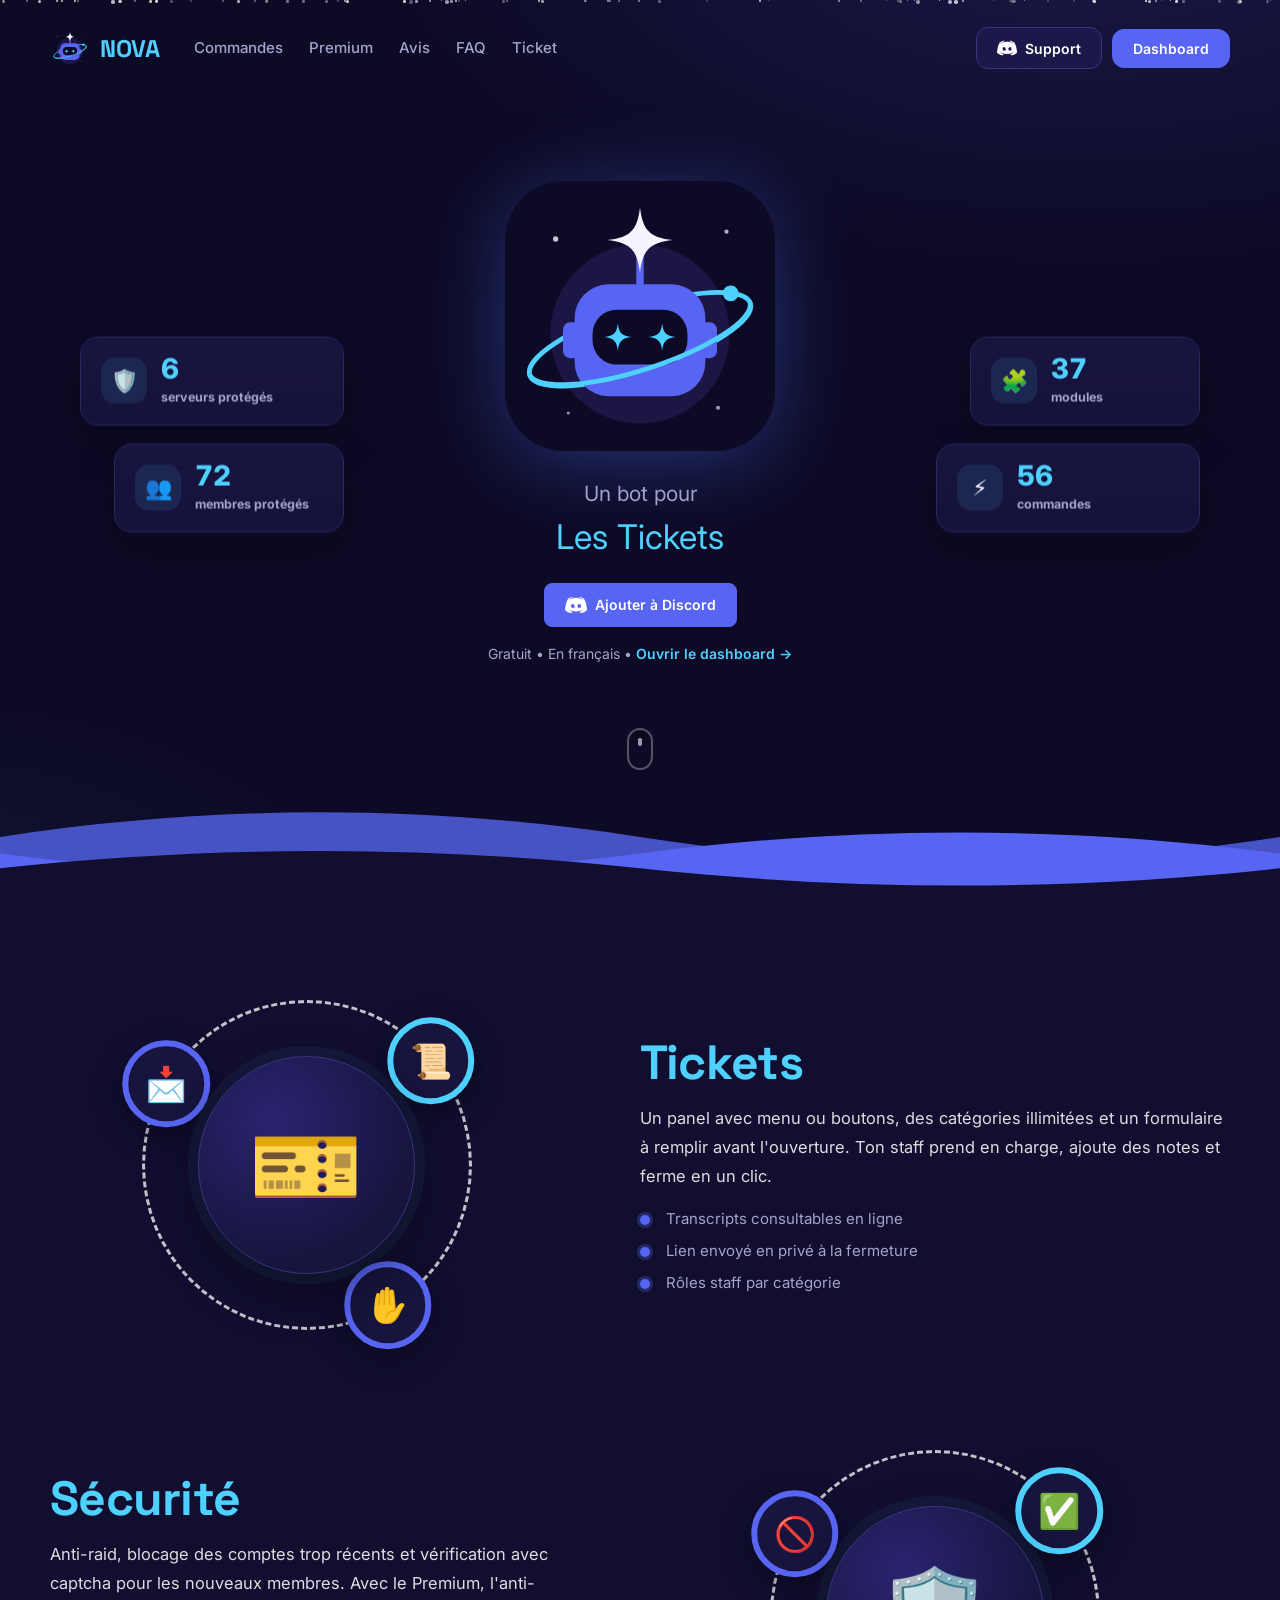
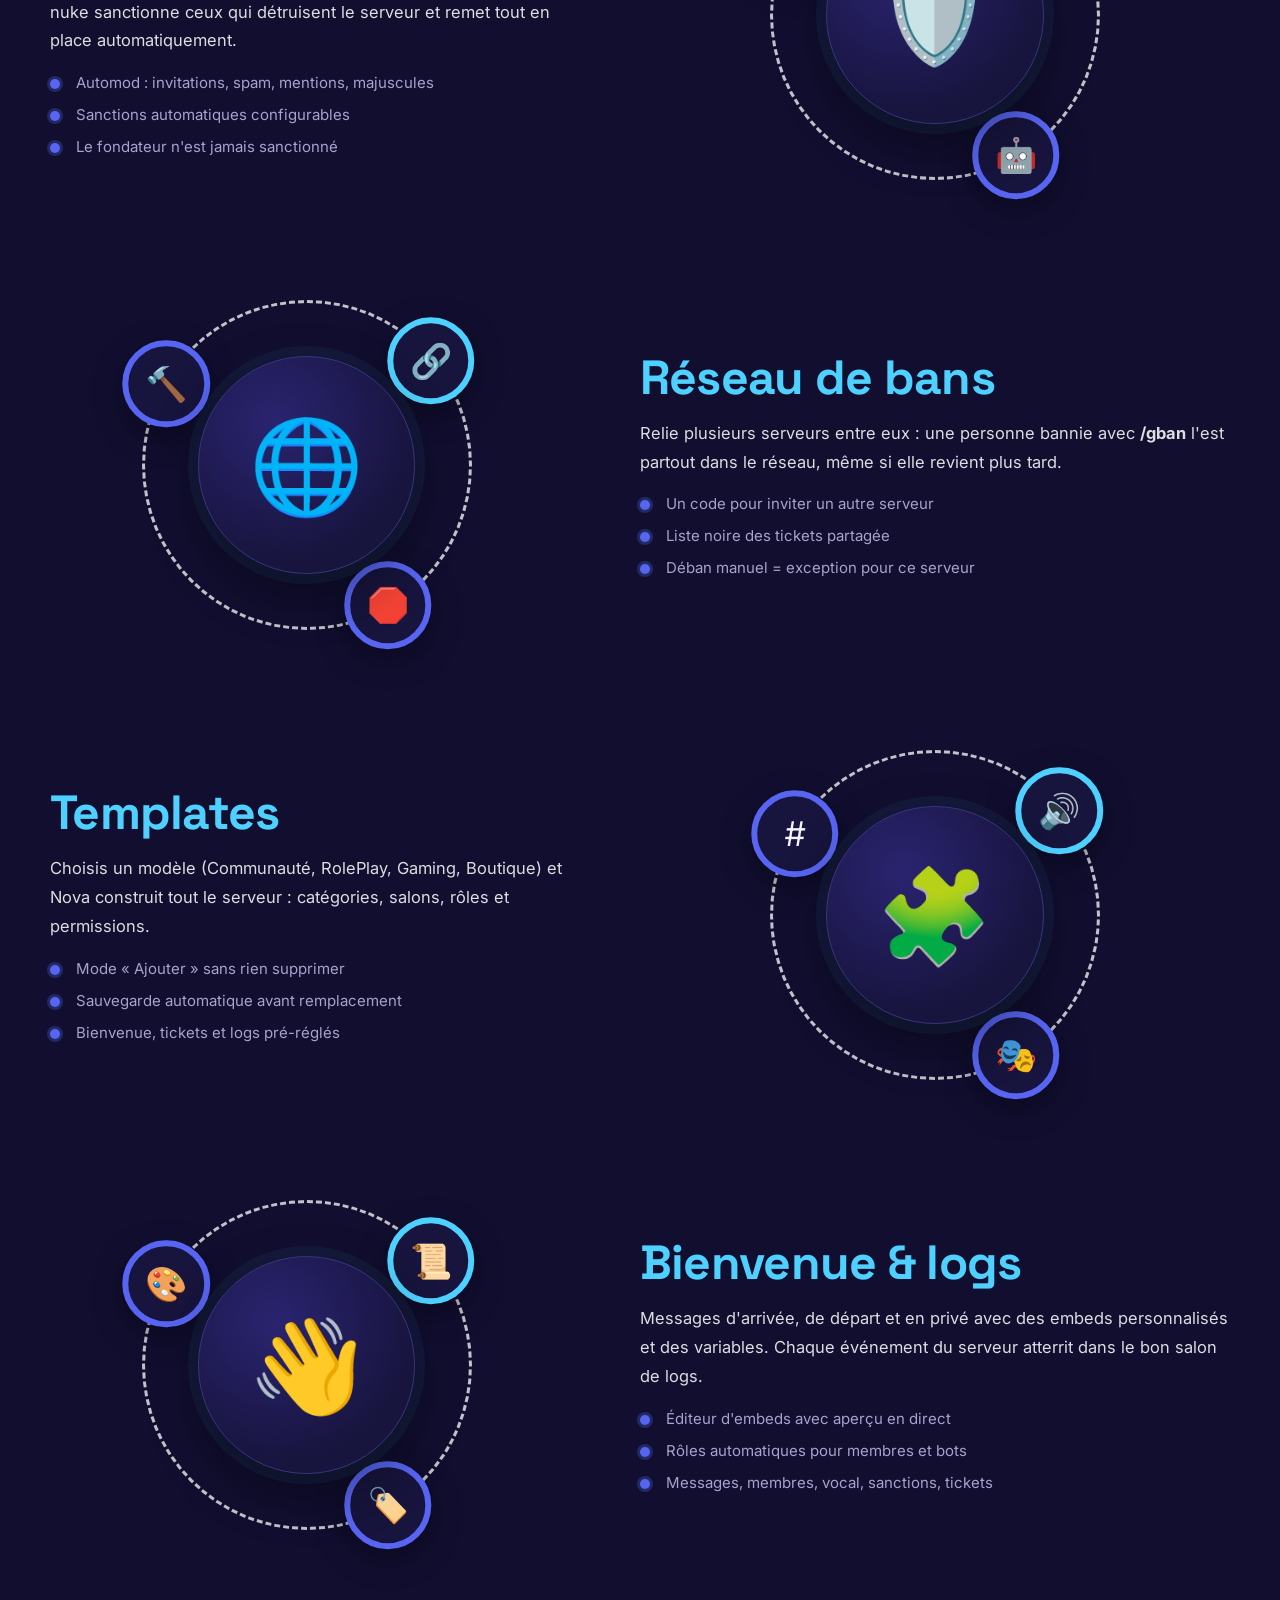
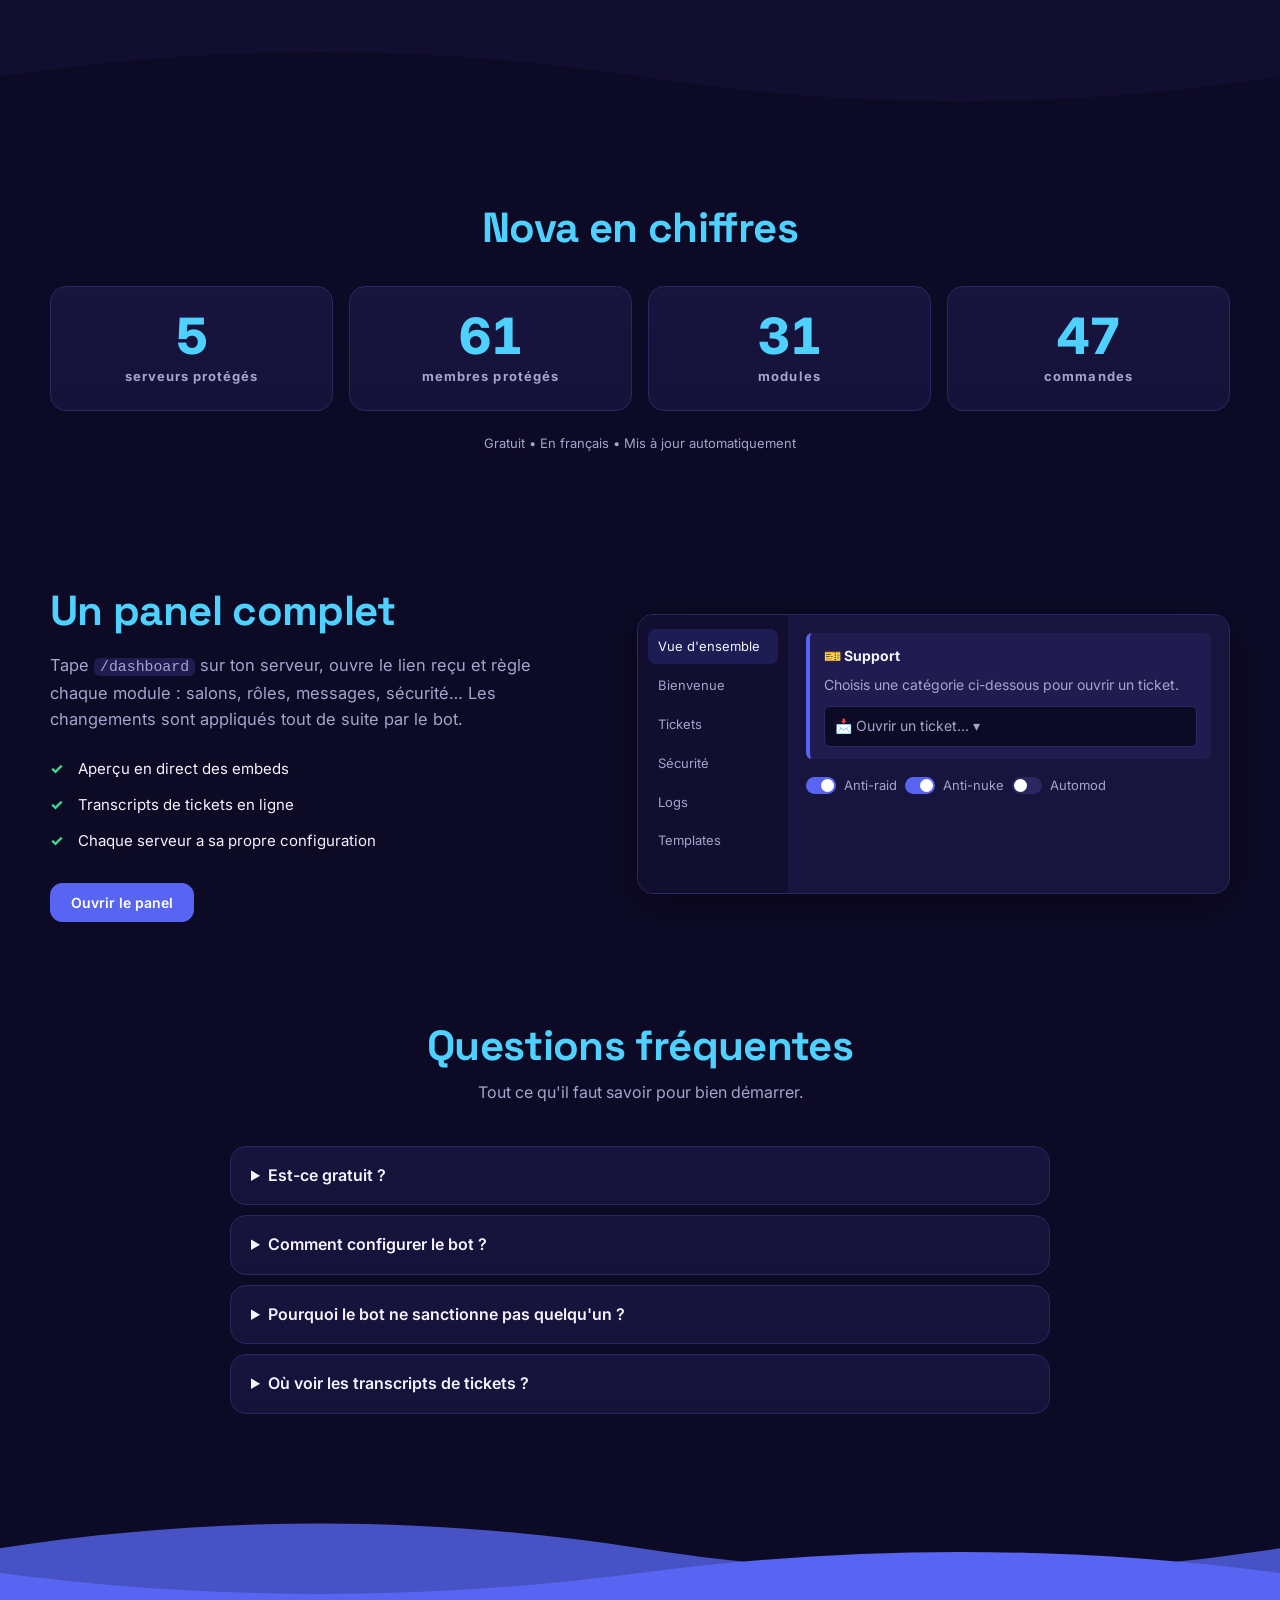
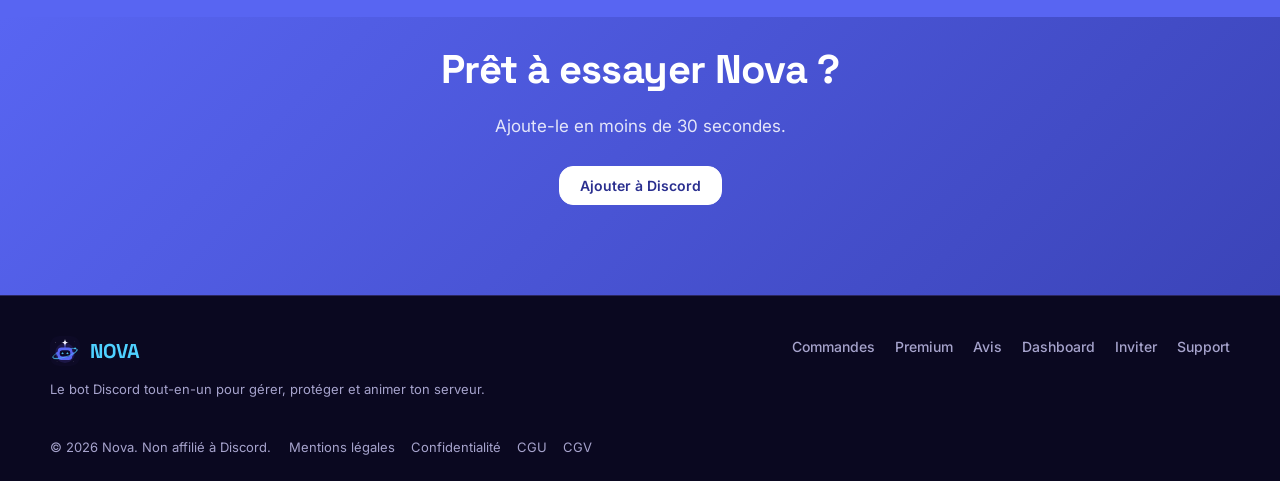
<file: index.html>
<!doctype html>
<html lang="fr">
<head>
<meta charset="utf-8">
<meta name="viewport" content="width=device-width, initial-scale=1">
<meta name="theme-color" content="#0D0A26">
<title>Nova — Le bot Discord tout-en-un</title>
<meta name="description" content="Nova : tickets, sécurité anti-raid et anti-nuke, logs, bienvenue, embeds personnalisés, réseau de bans et templates de serveur. Configurable depuis un dashboard web.">
<link rel="preconnect" href="https://fonts.googleapis.com">
<link rel="preconnect" href="https://fonts.gstatic.com" crossorigin>
<link href="https://fonts.googleapis.com/css2?family=Inter:wght@400;500;600;700;800&family=Space+Grotesk:wght@500;600;700&display=swap" rel="stylesheet">
<link rel="stylesheet" href="assets/style.css?v=9">
<link rel="icon" href="assets/logo.svg" type="image/svg+xml">
</head>
<body class="home">
<header class="nav"><div class="container nav-inner">
  <a class="brand" href="index.html"><img src="assets/logo.svg" alt="" width="40" height="40"><span>NOVA</span></a>
  <nav class="nav-links"><a href="commandes.html">Commandes</a><a href="premium.html">Premium</a><a href="avis.html">Avis</a><a href="#faq">FAQ</a><a data-dash="/support" href="#">Ticket</a></nav>
  <div class="nav-actions"><a class="btn btn-discord" data-support href="https://discord.gg/zj9Qa7ptby" target="_blank" rel="noopener" aria-label="Rejoindre le serveur Discord de Nova"><img src="assets/discord.png" alt="" width="20" height="20"><span>Support</span></a><a class="btn" data-dash="/login" href="#">Dashboard</a></div>
</div></header>

<main>
<section class="dhero">
  <div class="stars" id="stars"></div>
  <div class="hero-stats left"><div class="hs-card"><span class="hs-ico">🛡️</span><div><strong data-stat="servers" data-v="5">5</strong><span>serveurs protégés</span></div></div><div class="hs-card"><span class="hs-ico">👥</span><div><strong data-stat="members" data-v="187">187</strong><span>membres protégés</span></div></div></div>
  <div class="hero-stats right"><div class="hs-card"><span class="hs-ico">🧩</span><div><strong data-stat="modules" data-v="37">37</strong><span>modules</span></div></div><div class="hs-card"><span class="hs-ico">⚡</span><div><strong data-stat="commands" data-v="56">56</strong><span>commandes</span></div></div></div>
  <img class="dhero-logo" src="assets/logo.svg" alt="Logo de Nova" width="270" height="270">
  <h1>Nova, ton bot Discord français tout-en-un</h1>
  <p class="dhero-for">Un bot pour</p>
  <span class="rotator" aria-label="Les tickets, la sécurité, les logs, la bienvenue, les embeds, la modération, le réseau de bans, les templates">
    <span aria-hidden="true">Les Tickets</span><span aria-hidden="true">La Sécurité</span><span aria-hidden="true">Les Logs</span><span aria-hidden="true">La Bienvenue</span><span aria-hidden="true">Les Embeds</span><span aria-hidden="true">La Modération</span><span aria-hidden="true">Le Réseau de bans</span><span aria-hidden="true">Les Templates</span><span aria-hidden="true">Les Tickets</span>
  </span>
  <a class="btn btn-lg" data-dash="/invite" href="#" target="_blank" rel="noopener"><img src="assets/discord.png" alt="" width="22" height="22">Ajouter à Discord</a>
  <p class="dhero-sub">Gratuit • En français • <a data-dash="/login" href="#">Ouvrir le dashboard →</a></p>
  <span class="scroll-hint" aria-hidden="true"></span>
  <svg class="wave wave-top" viewBox="0 0 1440 140" preserveAspectRatio="none" aria-hidden="true">
    <path class="w" style="--ws:22s" fill="#4752C4" d="M0,62 C240,22 480,22 720,62 S1200,102 1440,62 S1920,22 2160,62 S2640,102 2880,62 L2880,140 L0,140 Z"/>
    <path class="w r" style="--ws:16s" fill="#5865F2" d="M0,82 C240,116 480,116 720,82 S1200,48 1440,82 S1920,116 2160,82 S2640,48 2880,82 L2880,140 L0,140 Z"/>
    <path class="w" style="--ws:11s" fill="#110E30" d="M0,100 C240,72 480,72 720,100 S1200,128 1440,100 S1920,72 2160,100 S2640,128 2880,100 L2880,140 L0,140 Z"/>
  </svg>
</section>

<section class="fsec" id="features"><div class="container">
  <article class="feat">
    <div class="feat-art"><div class="orbit"><div class="orbit-spin"><div class="bubble b1">📩</div><div class="bubble b2">📜</div><div class="bubble b3">✋</div></div><div class="orbit-core"><span>🎫</span></div></div></div>
    <div><h2>Tickets</h2>
      <p>Un panel avec menu ou boutons, des catégories illimitées et un formulaire à remplir avant l'ouverture. Ton staff prend en charge, ajoute des notes et ferme en un clic.</p>
      <ul><li>Transcripts consultables en ligne</li><li>Lien envoyé en privé à la fermeture</li><li>Rôles staff par catégorie</li></ul></div>
  </article>
  <article class="feat rev">
    <div class="feat-art"><div class="orbit"><div class="orbit-spin"><div class="bubble b1">🚫</div><div class="bubble b2">✅</div><div class="bubble b3">🤖</div></div><div class="orbit-core"><span>🛡️</span></div></div></div>
    <div><h2>Sécurité</h2>
      <p>Anti-raid, blocage des comptes trop récents et vérification avec captcha pour les nouveaux membres. Avec le Premium, l'anti-nuke sanctionne ceux qui détruisent le serveur et remet tout en place automatiquement.</p>
      <ul><li>Automod : invitations, spam, mentions, majuscules</li><li>Sanctions automatiques configurables</li><li>Le fondateur n'est jamais sanctionné</li></ul></div>
  </article>
  <article class="feat">
    <div class="feat-art"><div class="orbit"><div class="orbit-spin"><div class="bubble b1">🔨</div><div class="bubble b2">🔗</div><div class="bubble b3">🛑</div></div><div class="orbit-core"><span>🌐</span></div></div></div>
    <div><h2>Réseau de bans</h2>
      <p>Relie plusieurs serveurs entre eux : une personne bannie avec <b>/gban</b> l'est partout dans le réseau, même si elle revient plus tard.</p>
      <ul><li>Un code pour inviter un autre serveur</li><li>Liste noire des tickets partagée</li><li>Déban manuel = exception pour ce serveur</li></ul></div>
  </article>
  <article class="feat rev">
    <div class="feat-art"><div class="orbit"><div class="orbit-spin"><div class="bubble b1">#</div><div class="bubble b2">🔊</div><div class="bubble b3">🎭</div></div><div class="orbit-core"><span>🧩</span></div></div></div>
    <div><h2>Templates</h2>
      <p>Choisis un modèle (Communauté, RolePlay, Gaming, Boutique) et Nova construit tout le serveur : catégories, salons, rôles et permissions.</p>
      <ul><li>Mode « Ajouter » sans rien supprimer</li><li>Sauvegarde automatique avant remplacement</li><li>Bienvenue, tickets et logs pré-réglés</li></ul></div>
  </article>
  <article class="feat">
    <div class="feat-art"><div class="orbit"><div class="orbit-spin"><div class="bubble b1">🎨</div><div class="bubble b2">📜</div><div class="bubble b3">🏷️</div></div><div class="orbit-core"><span>👋</span></div></div></div>
    <div><h2>Bienvenue & logs</h2>
      <p>Messages d'arrivée, de départ et en privé avec des embeds personnalisés et des variables. Chaque événement du serveur atterrit dans le bon salon de logs.</p>
      <ul><li>Éditeur d'embeds avec aperçu en direct</li><li>Rôles automatiques pour membres et bots</li><li>Messages, membres, vocal, sanctions, tickets</li></ul></div>
  </article>
</div></section>
<svg class="wave" viewBox="0 0 1440 140" preserveAspectRatio="none" aria-hidden="true" style="background:#0D0A26">
  <path class="w" style="--ws:18s" fill="#110E30" d="M0,0 L0,70 C240,30 480,30 720,70 S1200,110 1440,70 S1920,30 2160,70 S2640,110 2880,70 L2880,0 Z"/>
</svg>

<section class="numbers" id="chiffres"><div class="container">
  <h2 class="dtitle">Nova en chiffres</h2>
  <div class="grid-4">
    <div><strong data-stat="servers" data-v="5">5</strong><span>serveurs protégés</span></div>
    <div><strong data-stat="members" data-v="187">187</strong><span>membres protégés</span></div>
    <div><strong data-stat="modules" data-v="37">37</strong><span>modules</span></div>
    <div><strong data-stat="commands" data-v="56">56</strong><span>commandes</span></div>
  </div>
  <p class="num-note">Gratuit • En français • Mis à jour automatiquement</p>
</div></section>

<section class="section" id="dashboard"><div class="container split">
  <div><h2 class="dtitle" style="text-align:left">Un panel complet</h2>
    <p class="muted" style="font-size:16.5px">Tape <code>/dashboard</code> sur ton serveur, ouvre le lien reçu et règle chaque module : salons, rôles, messages, sécurité… Les changements sont appliqués tout de suite par le bot.</p>
    <ul class="checks"><li>Aperçu en direct des embeds</li><li>Transcripts de tickets en ligne</li><li>Chaque serveur a sa propre configuration</li></ul>
    <a class="btn" data-dash="/login" href="#">Ouvrir le panel</a></div>
  <div class="mock"><div class="mock-side"><span class="on">Vue d'ensemble</span><span>Bienvenue</span><span>Tickets</span><span>Sécurité</span><span>Logs</span><span>Templates</span></div>
    <div class="mock-main"><div class="mock-embed"><b>🎫 Support</b><p>Choisis une catégorie ci-dessous pour ouvrir un ticket.</p><div class="mock-select">📩 Ouvrir un ticket… ▾</div></div>
    <div class="mock-row"><span class="tog on"></span> Anti-raid <span class="tog on"></span> Anti-nuke <span class="tog"></span> Automod</div></div></div>
</div></section>

<section id="faq" class="section" style="padding-top:20px"><div class="container narrow">
  <h2 class="dtitle">Questions fréquentes</h2><p class="dlead">Tout ce qu'il faut savoir pour bien démarrer.</p>
  <details class="faq"><summary>Est-ce gratuit ?</summary><p>Oui, toutes les fonctionnalités sont disponibles gratuitement.</p></details>
  <details class="faq"><summary>Comment configurer le bot ?</summary><p>Ajoute le bot, tape <code>/dashboard</code> sur ton serveur et ouvre le lien reçu. Tu dois avoir la permission « Gérer le serveur ».</p></details>
  <details class="faq"><summary>Pourquoi le bot ne sanctionne pas quelqu'un ?</summary><p>Le rôle de Nova doit être placé au-dessus des rôles des membres à sanctionner. Le fondateur et la liste blanche ne sont jamais sanctionnés.</p></details>
  <details class="faq"><summary>Où voir les transcripts de tickets ?</summary><p>Dans le dashboard, onglet Transcripts. L'auteur du ticket reçoit aussi un lien en message privé à la fermeture.</p></details>
</div></section>

<svg class="wave" viewBox="0 0 1440 140" preserveAspectRatio="none" aria-hidden="true" style="background:#0D0A26;margin-bottom:-1px">
  <path class="w r" style="--ws:20s" fill="#4752C4" d="M0,55 C240,15 480,15 720,55 S1200,95 1440,55 S1920,15 2160,55 S2640,95 2880,55 L2880,140 L0,140 Z"/>
  <path class="w" style="--ws:13s" fill="#5865F2" d="M0,85 C240,119 480,119 720,85 S1200,51 1440,85 S1920,119 2160,85 S2640,51 2880,85 L2880,140 L0,140 Z"/>
</svg>
<section class="dcta"><h2>Prêt à essayer Nova ?</h2><p>Ajoute-le en moins de 30 secondes.</p>
  <a class="btn btn-lg" data-dash="/invite" href="#" target="_blank" rel="noopener">Ajouter à Discord</a></section>
</main>

<footer class="footer">
  <div class="container footer-inner">
    <div><a class="brand" href="index.html"><img src="assets/logo.svg" alt="" width="30" height="30"><span>NOVA</span></a>
      <p class="muted small">Le bot Discord tout-en-un pour gérer, protéger et animer ton serveur.</p></div>
    <div class="footer-links"><a href="commandes.html">Commandes</a><a href="premium.html">Premium</a><a href="avis.html">Avis</a><a data-dash="/login" href="#">Dashboard</a><a data-dash="/invite" href="#" target="_blank" rel="noopener">Inviter</a><a data-support href="https://discord.gg/zj9Qa7ptby" target="_blank" rel="noopener">Support</a></div>
  </div>
  <div class="container small muted footer-bottom">© 2026 Nova. Non affilié à Discord.<span class="footer-legal"><a href="mentions-legales.html">Mentions légales</a><a href="confidentialite.html">Confidentialité</a><a href="cgu.html">CGU</a><a href="cgv.html">CGV</a></span></div>
</footer>
<script src="assets/config.js?v=7"></script>
<script>
(() => {
  const box = document.getElementById('stars'); if (!box) return;
  const N = innerWidth < 600 ? 45 : 90;
  for (let i = 0; i < N; i++) {
    const s = document.createElement('i'); const z = Math.random() * 2.6 + 1; const t = 9 + Math.random() * 14;
    s.style.cssText = `left:${(Math.random() * 100).toFixed(2)}%;width:${z.toFixed(1)}px;height:${z.toFixed(1)}px;--o:${(0.25 + Math.random() * 0.6).toFixed(2)};--t:${t.toFixed(1)}s;--d:${(-Math.random() * t).toFixed(1)}s;--dx:${(Math.random() * 60 - 30).toFixed(0)}px`;
    box.appendChild(s);
  }
  // Chiffres en direct (assets/stats.json, publié par le bot) avec animation
  const fmt = (n) => Number(n).toLocaleString('fr-FR');
  const count = (el, to) => {
    const t0 = performance.now(); const from = el.dataset.now ? Number(el.dataset.now) : 0; el.dataset.now = to;
    if (from === to && el.dataset.done) return; el.dataset.done = 1;
    const step = (t) => { const k = Math.min(1, (t - t0) / 1400); el.textContent = fmt(Math.round(from + (to - from) * (1 - Math.pow(1 - k, 3)))); if (k < 1) requestAnimationFrame(step); };
    requestAnimationFrame(step);
  };
  const run = (data, sel = '#chiffres [data-stat]') => document.querySelectorAll(sel).forEach((el) => count(el, Number((data && data[el.dataset.stat]) ?? el.dataset.v) || 0));
  fetch('assets/stats.json?' + Date.now()).then((r) => (r.ok ? r.json() : null)).catch(() => null).then((d) => run(d, '.hero-stats [data-stat]'));
  const band = document.getElementById('chiffres');
  const go = () => fetch('assets/stats.json?' + Date.now()).then((r) => (r.ok ? r.json() : null)).catch(() => null).then(run);
  if (band && 'IntersectionObserver' in window) { const io = new IntersectionObserver((e) => { if (e[0].isIntersecting) { io.disconnect(); go(); } }, { threshold: 0.4 }); io.observe(band); } else go();
  // Mise à jour automatique : on relit les chiffres toutes les minutes, seuls ceux qui ont changé bougent
  setInterval(() => { if (document.hidden) return; fetch('assets/stats.json?' + Date.now()).then((r) => (r.ok ? r.json() : null)).catch(() => null).then((d) => { if (!d) return;
    document.querySelectorAll('[data-stat]').forEach((el) => { const v = Number(d[el.dataset.stat]); if (el.dataset.done && Number.isFinite(v) && v !== Number(el.dataset.now)) count(el, v); }); }); }, 60000);
  const nav = document.querySelector('.nav');
  addEventListener('scroll', () => nav.classList.toggle('solid', scrollY > 80), { passive: true });
})();
</script>
</body>
</html>
</file>
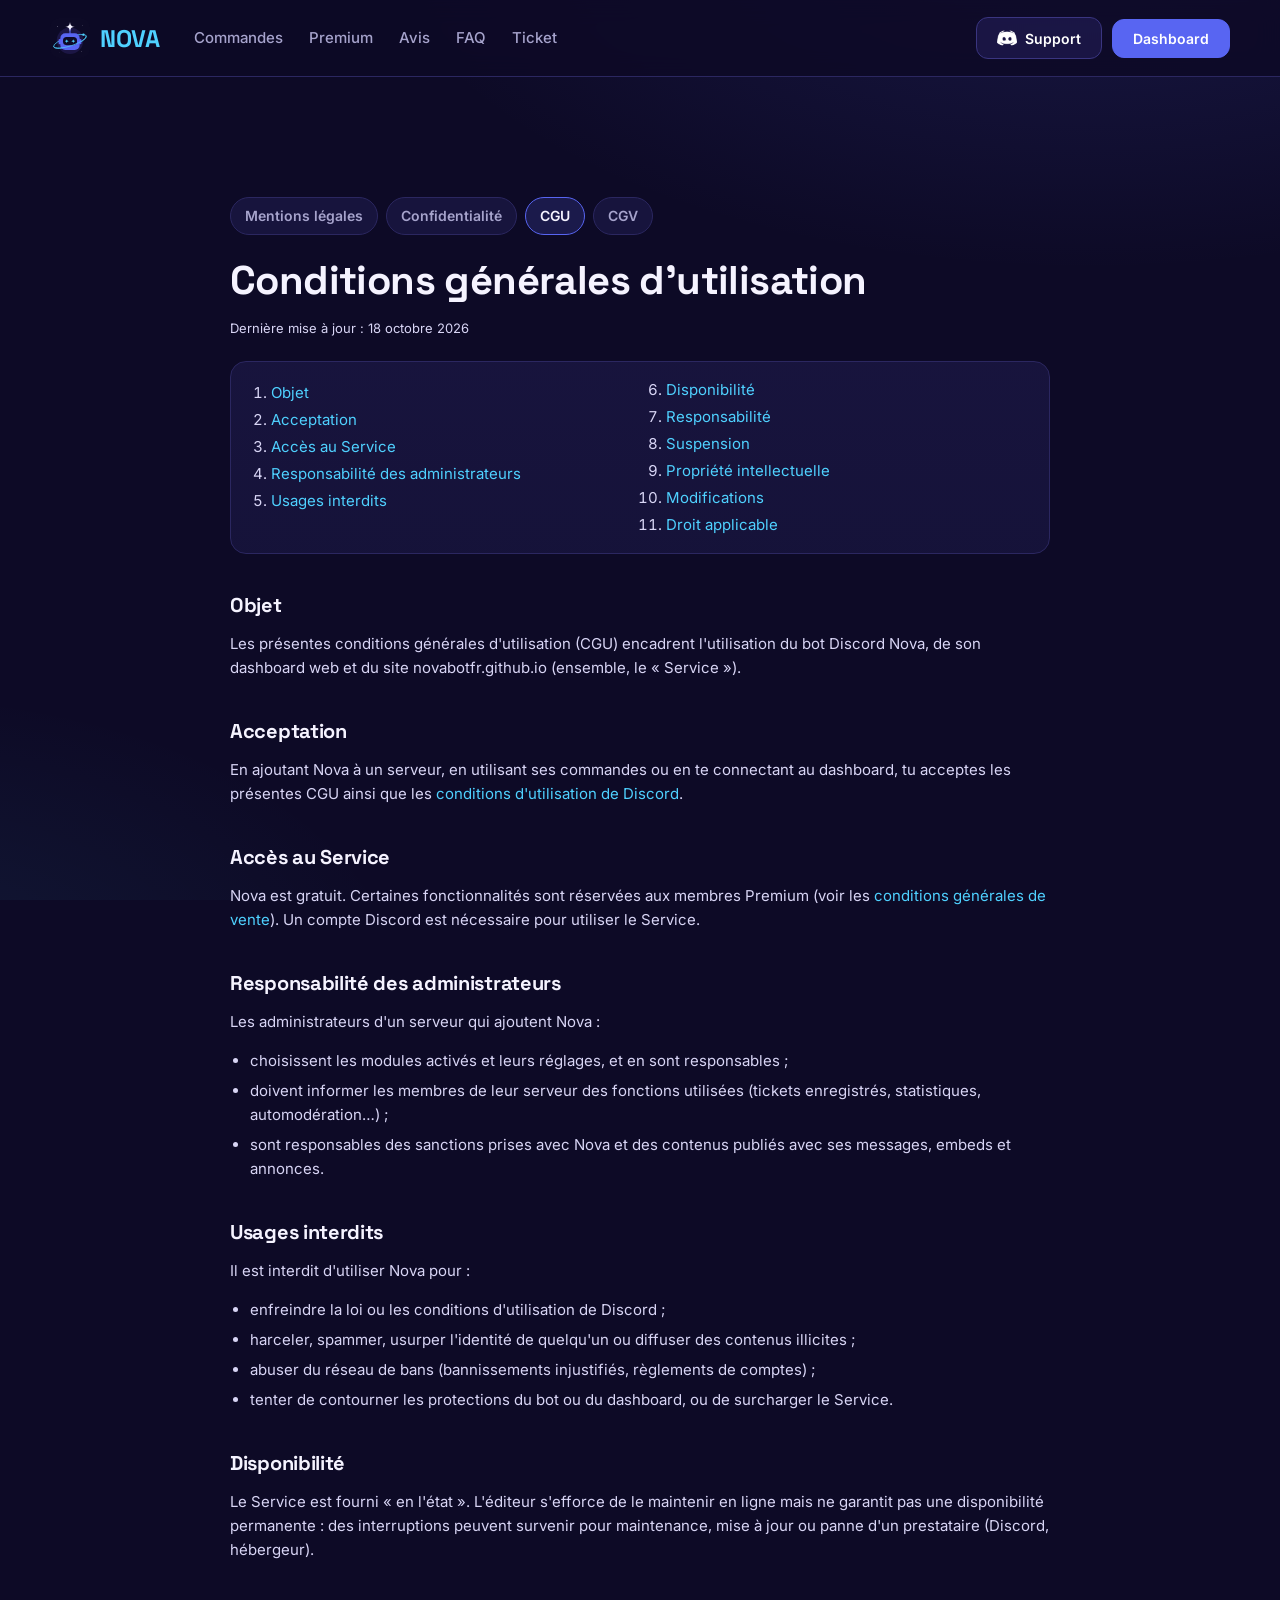
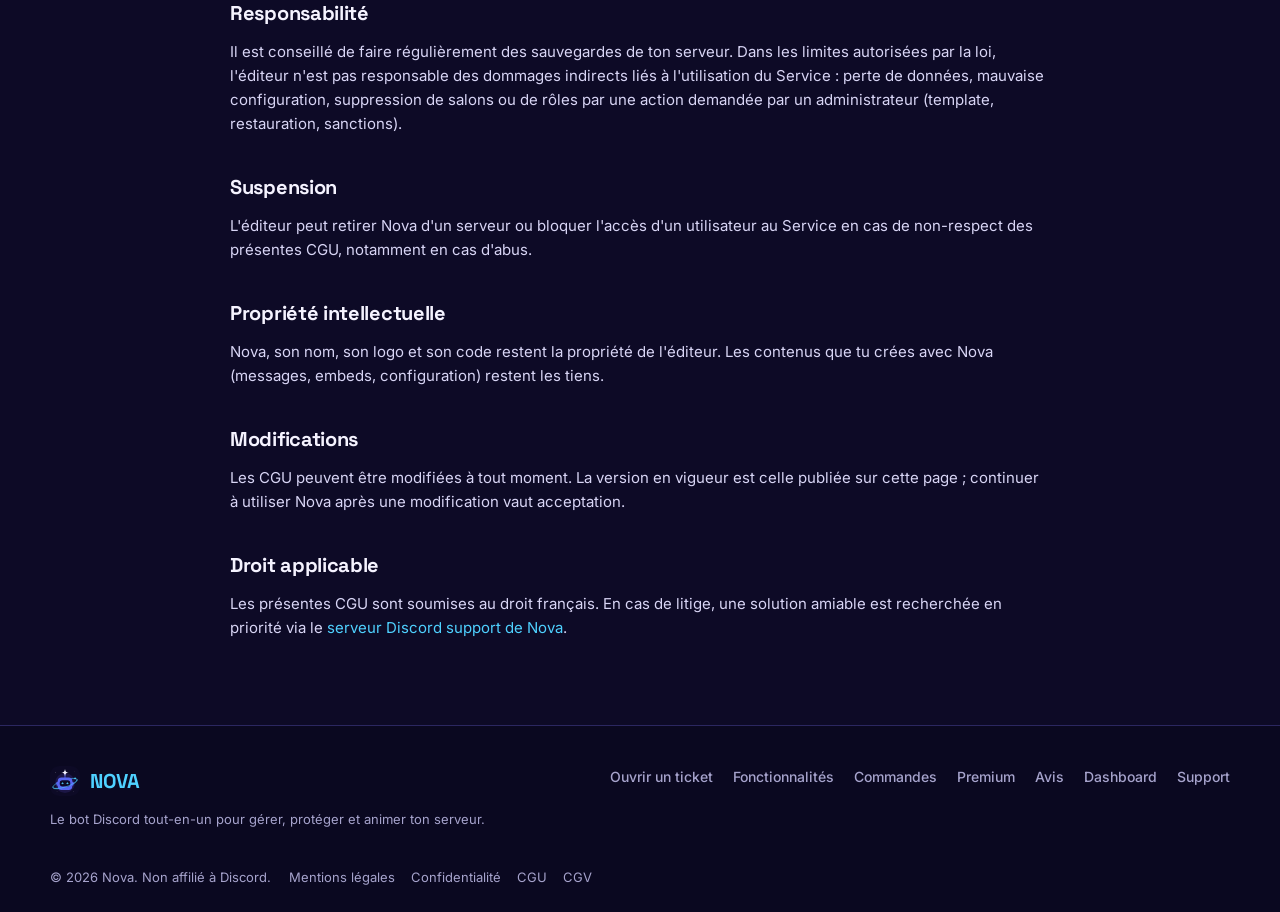
<file: cgu.html>
<!doctype html>
<html lang="fr">
<head>
<meta charset="utf-8">
<meta name="viewport" content="width=device-width, initial-scale=1">
<meta name="theme-color" content="#0D0A26">
<title>Conditions générales d'utilisation — Nova</title>
<meta name="description" content="Règles d'utilisation du bot Discord Nova, de son dashboard et de son site.">
<link rel="preconnect" href="https://fonts.googleapis.com">
<link rel="preconnect" href="https://fonts.gstatic.com" crossorigin>
<link href="https://fonts.googleapis.com/css2?family=Inter:wght@400;500;600;700;800&family=Space+Grotesk:wght@500;600;700&display=swap" rel="stylesheet">
<link rel="stylesheet" href="assets/style.css?v=9">
<link rel="icon" href="assets/logo.svg" type="image/svg+xml">
</head>
<body>
<header class="nav"><div class="container nav-inner">
  <a class="brand" href="index.html"><img src="assets/logo.svg" alt="" width="40" height="40"><span>NOVA</span></a>
  <nav class="nav-links"><a href="commandes.html">Commandes</a><a href="premium.html">Premium</a><a href="avis.html">Avis</a><a href="index.html#faq">FAQ</a><a data-dash="/support" href="#">Ticket</a></nav>
  <div class="nav-actions"><a class="btn btn-discord" data-support href="https://discord.gg/zj9Qa7ptby" target="_blank" rel="noopener" aria-label="Rejoindre le serveur Discord de Nova"><img src="assets/discord.png" alt="" width="20" height="20"><span>Support</span></a><a class="btn" data-dash="/login" href="#">Dashboard</a></div>
</div></header>
<main>
<section class="container narrow legal">
  <nav class="legal-tabs" aria-label="Documents légaux"><a href="mentions-legales.html">Mentions légales</a><a href="confidentialite.html">Confidentialité</a><a href="cgu.html" class=on aria-current=page>CGU</a><a href="cgv.html">CGV</a></nav>
  <h1>Conditions générales d'utilisation</h1>
  <p class="muted small">Dernière mise à jour : 18 octobre 2026</p>
<ol class="legal-toc"><li><a href="#objet">Objet</a></li><li><a href="#acceptation">Acceptation</a></li><li><a href="#acces-au-service">Accès au Service</a></li><li><a href="#responsabilite-des-administrateurs">Responsabilité des administrateurs</a></li><li><a href="#usages-interdits">Usages interdits</a></li><li><a href="#disponibilite">Disponibilité</a></li><li><a href="#responsabilite">Responsabilité</a></li><li><a href="#suspension">Suspension</a></li><li><a href="#propriete-intellectuelle">Propriété intellectuelle</a></li><li><a href="#modifications">Modifications</a></li><li><a href="#droit-applicable">Droit applicable</a></li></ol>
  <h2 id="objet">Objet</h2>
  <p>Les présentes conditions générales d'utilisation (CGU) encadrent l'utilisation du bot Discord Nova, de son dashboard web et du site novabotfr.github.io (ensemble, le « Service »).</p>
  <h2 id="acceptation">Acceptation</h2>
  <p>En ajoutant Nova à un serveur, en utilisant ses commandes ou en te connectant au dashboard, tu acceptes les présentes CGU ainsi que les <a href="https://discord.com/terms" target="_blank" rel="noopener">conditions d'utilisation de Discord</a>.</p>
  <h2 id="acces-au-service">Accès au Service</h2>
  <p>Nova est gratuit. Certaines fonctionnalités sont réservées aux membres Premium (voir les <a href="cgv.html">conditions générales de vente</a>). Un compte Discord est nécessaire pour utiliser le Service.</p>
  <h2 id="responsabilite-des-administrateurs">Responsabilité des administrateurs</h2>
  <p>Les administrateurs d'un serveur qui ajoutent Nova :</p>
<ul>
<li>choisissent les modules activés et leurs réglages, et en sont responsables ;</li>
<li>doivent informer les membres de leur serveur des fonctions utilisées (tickets enregistrés, statistiques, automodération…) ;</li>
<li>sont responsables des sanctions prises avec Nova et des contenus publiés avec ses messages, embeds et annonces.</li>
</ul>
  <h2 id="usages-interdits">Usages interdits</h2>
  <p>Il est interdit d'utiliser Nova pour :</p>
<ul>
<li>enfreindre la loi ou les conditions d'utilisation de Discord ;</li>
<li>harceler, spammer, usurper l'identité de quelqu'un ou diffuser des contenus illicites ;</li>
<li>abuser du réseau de bans (bannissements injustifiés, règlements de comptes) ;</li>
<li>tenter de contourner les protections du bot ou du dashboard, ou de surcharger le Service.</li>
</ul>
  <h2 id="disponibilite">Disponibilité</h2>
  <p>Le Service est fourni « en l'état ». L'éditeur s'efforce de le maintenir en ligne mais ne garantit pas une disponibilité permanente : des interruptions peuvent survenir pour maintenance, mise à jour ou panne d'un prestataire (Discord, hébergeur).</p>
  <h2 id="responsabilite">Responsabilité</h2>
  <p>Il est conseillé de faire régulièrement des sauvegardes de ton serveur. Dans les limites autorisées par la loi, l'éditeur n'est pas responsable des dommages indirects liés à l'utilisation du Service : perte de données, mauvaise configuration, suppression de salons ou de rôles par une action demandée par un administrateur (template, restauration, sanctions).</p>
  <h2 id="suspension">Suspension</h2>
  <p>L'éditeur peut retirer Nova d'un serveur ou bloquer l'accès d'un utilisateur au Service en cas de non-respect des présentes CGU, notamment en cas d'abus.</p>
  <h2 id="propriete-intellectuelle">Propriété intellectuelle</h2>
  <p>Nova, son nom, son logo et son code restent la propriété de l'éditeur. Les contenus que tu crées avec Nova (messages, embeds, configuration) restent les tiens.</p>
  <h2 id="modifications">Modifications</h2>
  <p>Les CGU peuvent être modifiées à tout moment. La version en vigueur est celle publiée sur cette page ; continuer à utiliser Nova après une modification vaut acceptation.</p>
  <h2 id="droit-applicable">Droit applicable</h2>
  <p>Les présentes CGU sont soumises au droit français. En cas de litige, une solution amiable est recherchée en priorité via le <a data-support href="https://discord.gg/zj9Qa7ptby" target="_blank" rel="noopener">serveur Discord support de Nova</a>.</p>
</section>
</main>
<footer class="footer">
  <div class="container footer-inner">
    <div><a class="brand" href="index.html"><img src="assets/logo.svg" alt="" width="40" height="40"><span>NOVA</span></a>
      <p class="muted small">Le bot Discord tout-en-un pour gérer, protéger et animer ton serveur.</p></div>
    <div class="footer-links"><a data-dash="/support" href="#">Ouvrir un ticket</a><a href="index.html#features">Fonctionnalités</a><a href="commandes.html">Commandes</a><a href="premium.html">Premium</a><a href="avis.html">Avis</a><a data-dash="/login" href="#">Dashboard</a><a data-support href="https://discord.gg/zj9Qa7ptby" target="_blank" rel="noopener">Support</a></div>
  </div>
  <div class="container small muted footer-bottom">© 2026 Nova. Non affilié à Discord.<span class="footer-legal"><a href="mentions-legales.html">Mentions légales</a><a href="confidentialite.html">Confidentialité</a><a href="cgu.html">CGU</a><a href="cgv.html">CGV</a></span></div>
</footer>
<script src="assets/config.js?v=7"></script>
</body>
</html>
</file>
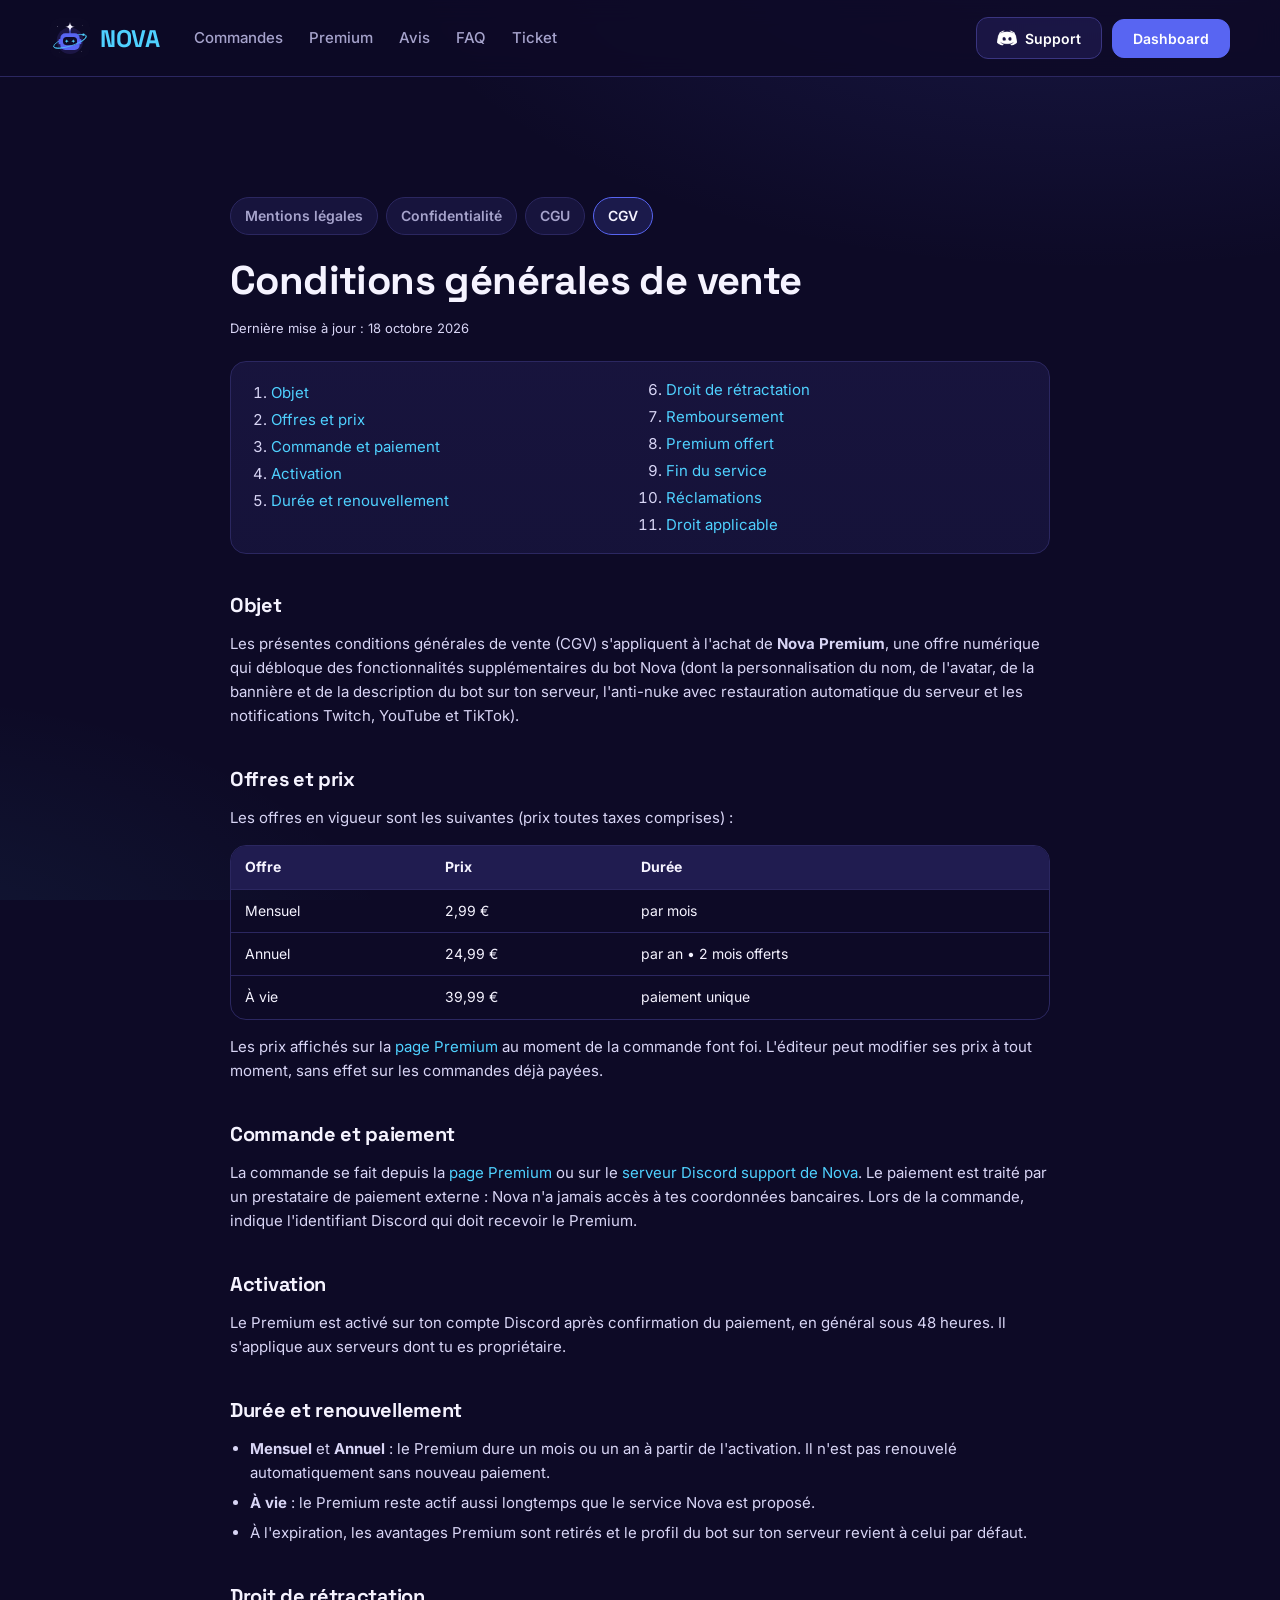
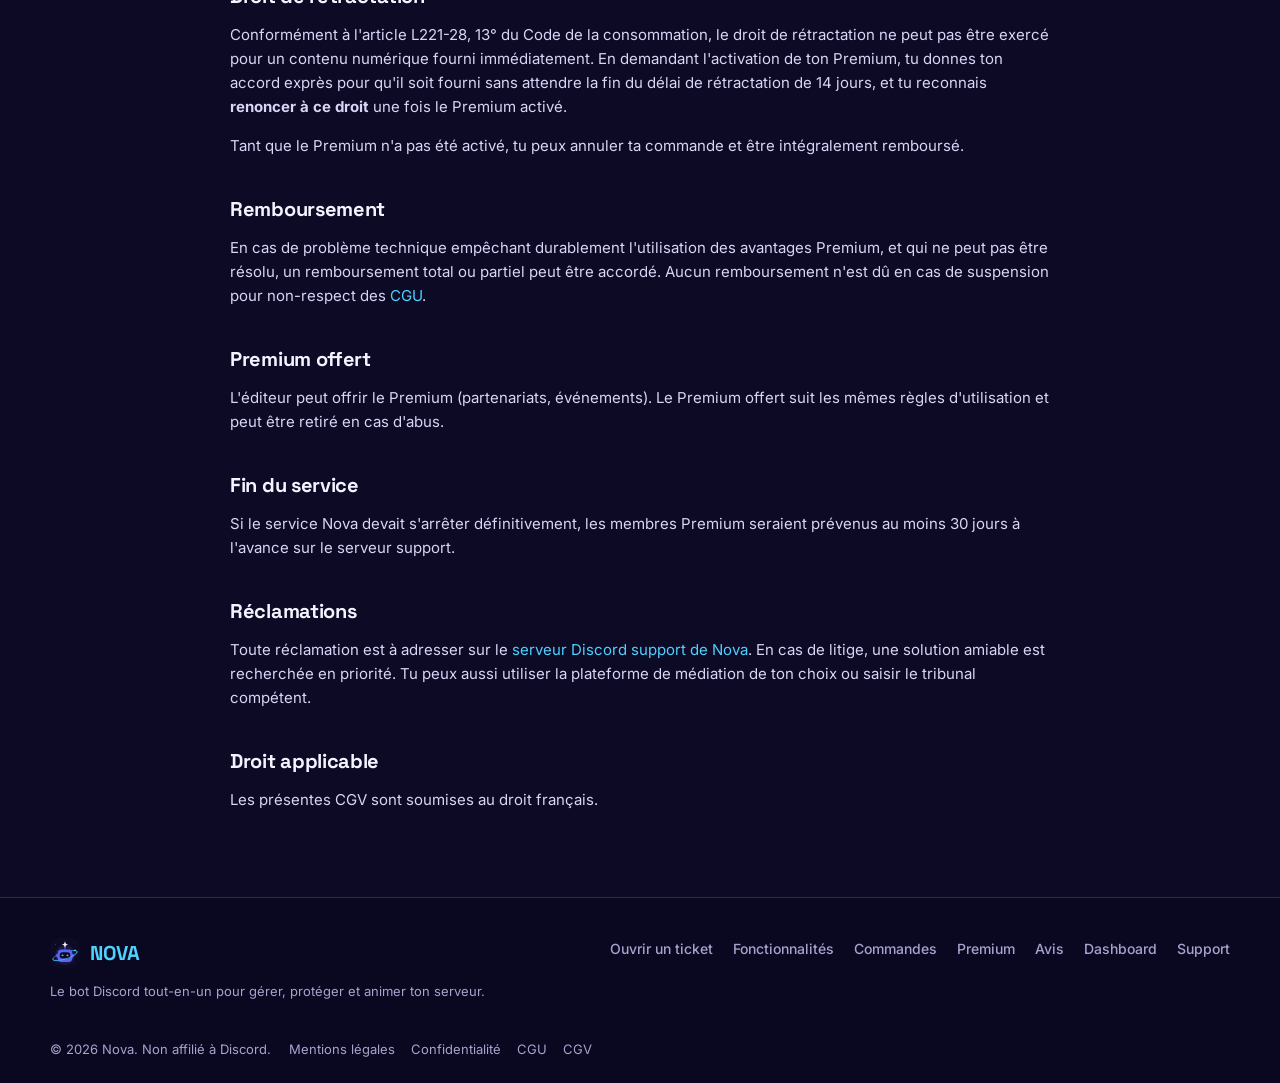
<file: cgv.html>
<!doctype html>
<html lang="fr">
<head>
<meta charset="utf-8">
<meta name="viewport" content="width=device-width, initial-scale=1">
<meta name="theme-color" content="#0D0A26">
<title>Conditions générales de vente — Nova</title>
<meta name="description" content="Conditions de vente de l'abonnement Nova Premium : prix, paiement, durée, rétractation et remboursement.">
<link rel="preconnect" href="https://fonts.googleapis.com">
<link rel="preconnect" href="https://fonts.gstatic.com" crossorigin>
<link href="https://fonts.googleapis.com/css2?family=Inter:wght@400;500;600;700;800&family=Space+Grotesk:wght@500;600;700&display=swap" rel="stylesheet">
<link rel="stylesheet" href="assets/style.css?v=9">
<link rel="icon" href="assets/logo.svg" type="image/svg+xml">
</head>
<body>
<header class="nav"><div class="container nav-inner">
  <a class="brand" href="index.html"><img src="assets/logo.svg" alt="" width="40" height="40"><span>NOVA</span></a>
  <nav class="nav-links"><a href="commandes.html">Commandes</a><a href="premium.html">Premium</a><a href="avis.html">Avis</a><a href="index.html#faq">FAQ</a><a data-dash="/support" href="#">Ticket</a></nav>
  <div class="nav-actions"><a class="btn btn-discord" data-support href="https://discord.gg/zj9Qa7ptby" target="_blank" rel="noopener" aria-label="Rejoindre le serveur Discord de Nova"><img src="assets/discord.png" alt="" width="20" height="20"><span>Support</span></a><a class="btn" data-dash="/login" href="#">Dashboard</a></div>
</div></header>
<main>
<section class="container narrow legal">
  <nav class="legal-tabs" aria-label="Documents légaux"><a href="mentions-legales.html">Mentions légales</a><a href="confidentialite.html">Confidentialité</a><a href="cgu.html">CGU</a><a href="cgv.html" class=on aria-current=page>CGV</a></nav>
  <h1>Conditions générales de vente</h1>
  <p class="muted small">Dernière mise à jour : 18 octobre 2026</p>
<ol class="legal-toc"><li><a href="#objet">Objet</a></li><li><a href="#offres-et-prix">Offres et prix</a></li><li><a href="#commande-et-paiement">Commande et paiement</a></li><li><a href="#activation">Activation</a></li><li><a href="#duree-et-renouvellement">Durée et renouvellement</a></li><li><a href="#droit-de-retractation">Droit de rétractation</a></li><li><a href="#remboursement">Remboursement</a></li><li><a href="#premium-offert">Premium offert</a></li><li><a href="#fin-du-service">Fin du service</a></li><li><a href="#reclamations">Réclamations</a></li><li><a href="#droit-applicable">Droit applicable</a></li></ol>
  <h2 id="objet">Objet</h2>
  <p>Les présentes conditions générales de vente (CGV) s'appliquent à l'achat de <b>Nova Premium</b>, une offre numérique qui débloque des fonctionnalités supplémentaires du bot Nova (dont la personnalisation du nom, de l'avatar, de la bannière et de la description du bot sur ton serveur, l'anti-nuke avec restauration automatique du serveur et les notifications Twitch, YouTube et TikTok).</p>
  <h2 id="offres-et-prix">Offres et prix</h2>
  <p>Les offres en vigueur sont les suivantes (prix toutes taxes comprises) :</p>
<div class="legal-table"><table><thead><tr><th>Offre</th><th>Prix</th><th>Durée</th></tr></thead><tbody id="cgv-plans">
<tr><td>Mensuel</td><td>2,99 €</td><td>par mois</td></tr>
<tr><td>Annuel</td><td>24,99 €</td><td>par an</td></tr>
<tr><td>À vie</td><td>39,99 €</td><td>paiement unique</td></tr>
</tbody></table></div>
<p>Les prix affichés sur la <a href="premium.html">page Premium</a> au moment de la commande font foi. L'éditeur peut modifier ses prix à tout moment, sans effet sur les commandes déjà payées.</p>
  <h2 id="commande-et-paiement">Commande et paiement</h2>
  <p>La commande se fait depuis la <a href="premium.html">page Premium</a> ou sur le <a data-support href="https://discord.gg/zj9Qa7ptby" target="_blank" rel="noopener">serveur Discord support de Nova</a>. Le paiement est traité par un prestataire de paiement externe : Nova n'a jamais accès à tes coordonnées bancaires. Lors de la commande, indique l'identifiant Discord qui doit recevoir le Premium.</p>
  <h2 id="activation">Activation</h2>
  <p>Le Premium est activé sur ton compte Discord après confirmation du paiement, en général sous 48 heures. Il s'applique aux serveurs dont tu es propriétaire.</p>
  <h2 id="duree-et-renouvellement">Durée et renouvellement</h2>
  <ul>
<li><b>Mensuel</b> et <b>Annuel</b> : le Premium dure un mois ou un an à partir de l'activation. Il n'est pas renouvelé automatiquement sans nouveau paiement.</li>
<li><b>À vie</b> : le Premium reste actif aussi longtemps que le service Nova est proposé.</li>
<li>À l'expiration, les avantages Premium sont retirés et le profil du bot sur ton serveur revient à celui par défaut.</li>
</ul>
  <h2 id="droit-de-retractation">Droit de rétractation</h2>
  <p>Conformément à l'article L221-28, 13° du Code de la consommation, le droit de rétractation ne peut pas être exercé pour un contenu numérique fourni immédiatement. En demandant l'activation de ton Premium, tu donnes ton accord exprès pour qu'il soit fourni sans attendre la fin du délai de rétractation de 14 jours, et tu reconnais <b>renoncer à ce droit</b> une fois le Premium activé.</p><p>Tant que le Premium n'a pas été activé, tu peux annuler ta commande et être intégralement remboursé.</p>
  <h2 id="remboursement">Remboursement</h2>
  <p>En cas de problème technique empêchant durablement l'utilisation des avantages Premium, et qui ne peut pas être résolu, un remboursement total ou partiel peut être accordé. Aucun remboursement n'est dû en cas de suspension pour non-respect des <a href="cgu.html">CGU</a>.</p>
  <h2 id="premium-offert">Premium offert</h2>
  <p>L'éditeur peut offrir le Premium (partenariats, événements). Le Premium offert suit les mêmes règles d'utilisation et peut être retiré en cas d'abus.</p>
  <h2 id="fin-du-service">Fin du service</h2>
  <p>Si le service Nova devait s'arrêter définitivement, les membres Premium seraient prévenus au moins 30 jours à l'avance sur le serveur support.</p>
  <h2 id="reclamations">Réclamations</h2>
  <p>Toute réclamation est à adresser sur le <a data-support href="https://discord.gg/zj9Qa7ptby" target="_blank" rel="noopener">serveur Discord support de Nova</a>. En cas de litige, une solution amiable est recherchée en priorité. Tu peux aussi utiliser la plateforme de médiation de ton choix ou saisir le tribunal compétent.</p>
  <h2 id="droit-applicable">Droit applicable</h2>
  <p>Les présentes CGV sont soumises au droit français.</p>
</section>
</main>
<footer class="footer">
  <div class="container footer-inner">
    <div><a class="brand" href="index.html"><img src="assets/logo.svg" alt="" width="40" height="40"><span>NOVA</span></a>
      <p class="muted small">Le bot Discord tout-en-un pour gérer, protéger et animer ton serveur.</p></div>
    <div class="footer-links"><a data-dash="/support" href="#">Ouvrir un ticket</a><a href="index.html#features">Fonctionnalités</a><a href="commandes.html">Commandes</a><a href="premium.html">Premium</a><a href="avis.html">Avis</a><a data-dash="/login" href="#">Dashboard</a><a data-support href="https://discord.gg/zj9Qa7ptby" target="_blank" rel="noopener">Support</a></div>
  </div>
  <div class="container small muted footer-bottom">© 2026 Nova. Non affilié à Discord.<span class="footer-legal"><a href="mentions-legales.html">Mentions légales</a><a href="confidentialite.html">Confidentialité</a><a href="cgu.html">CGU</a><a href="cgv.html">CGV</a></span></div>
</footer>
<script src="assets/config.js?v=7"></script>
<script>
(() => { const p = window.NOVA && window.NOVA.premium && window.NOVA.premium.plans; const t = document.getElementById('cgv-plans'); if (!p || !t) return;
  const e = (s) => String(s).replace(/[&<>"]/g, (c) => ({ '&': '&amp;', '<': '&lt;', '>': '&gt;', '"': '&quot;' }[c]));
  t.innerHTML = p.map((x) => '<tr><td>' + e(x.name) + '</td><td>' + e(x.price) + '</td><td>' + e(x.per) + '</td></tr>').join(''); })();
</script>
</body>
</html>
</file>
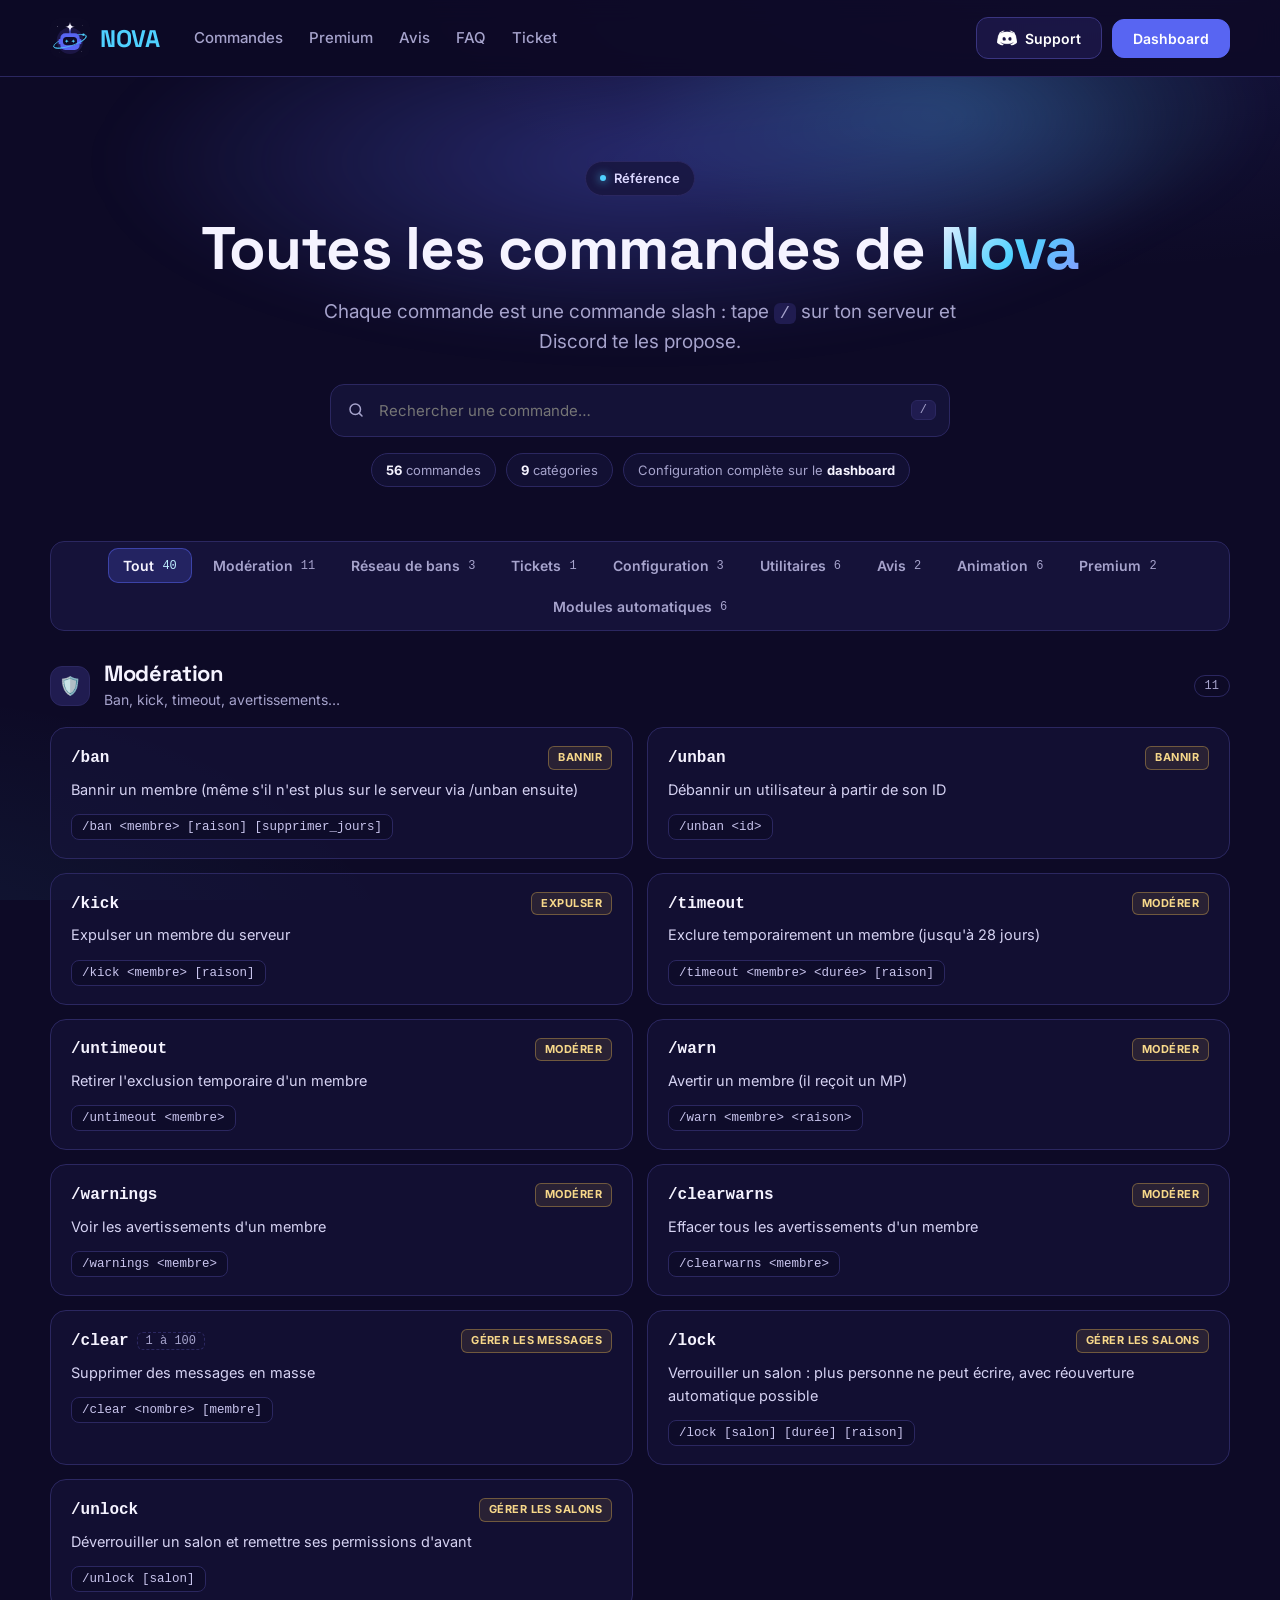
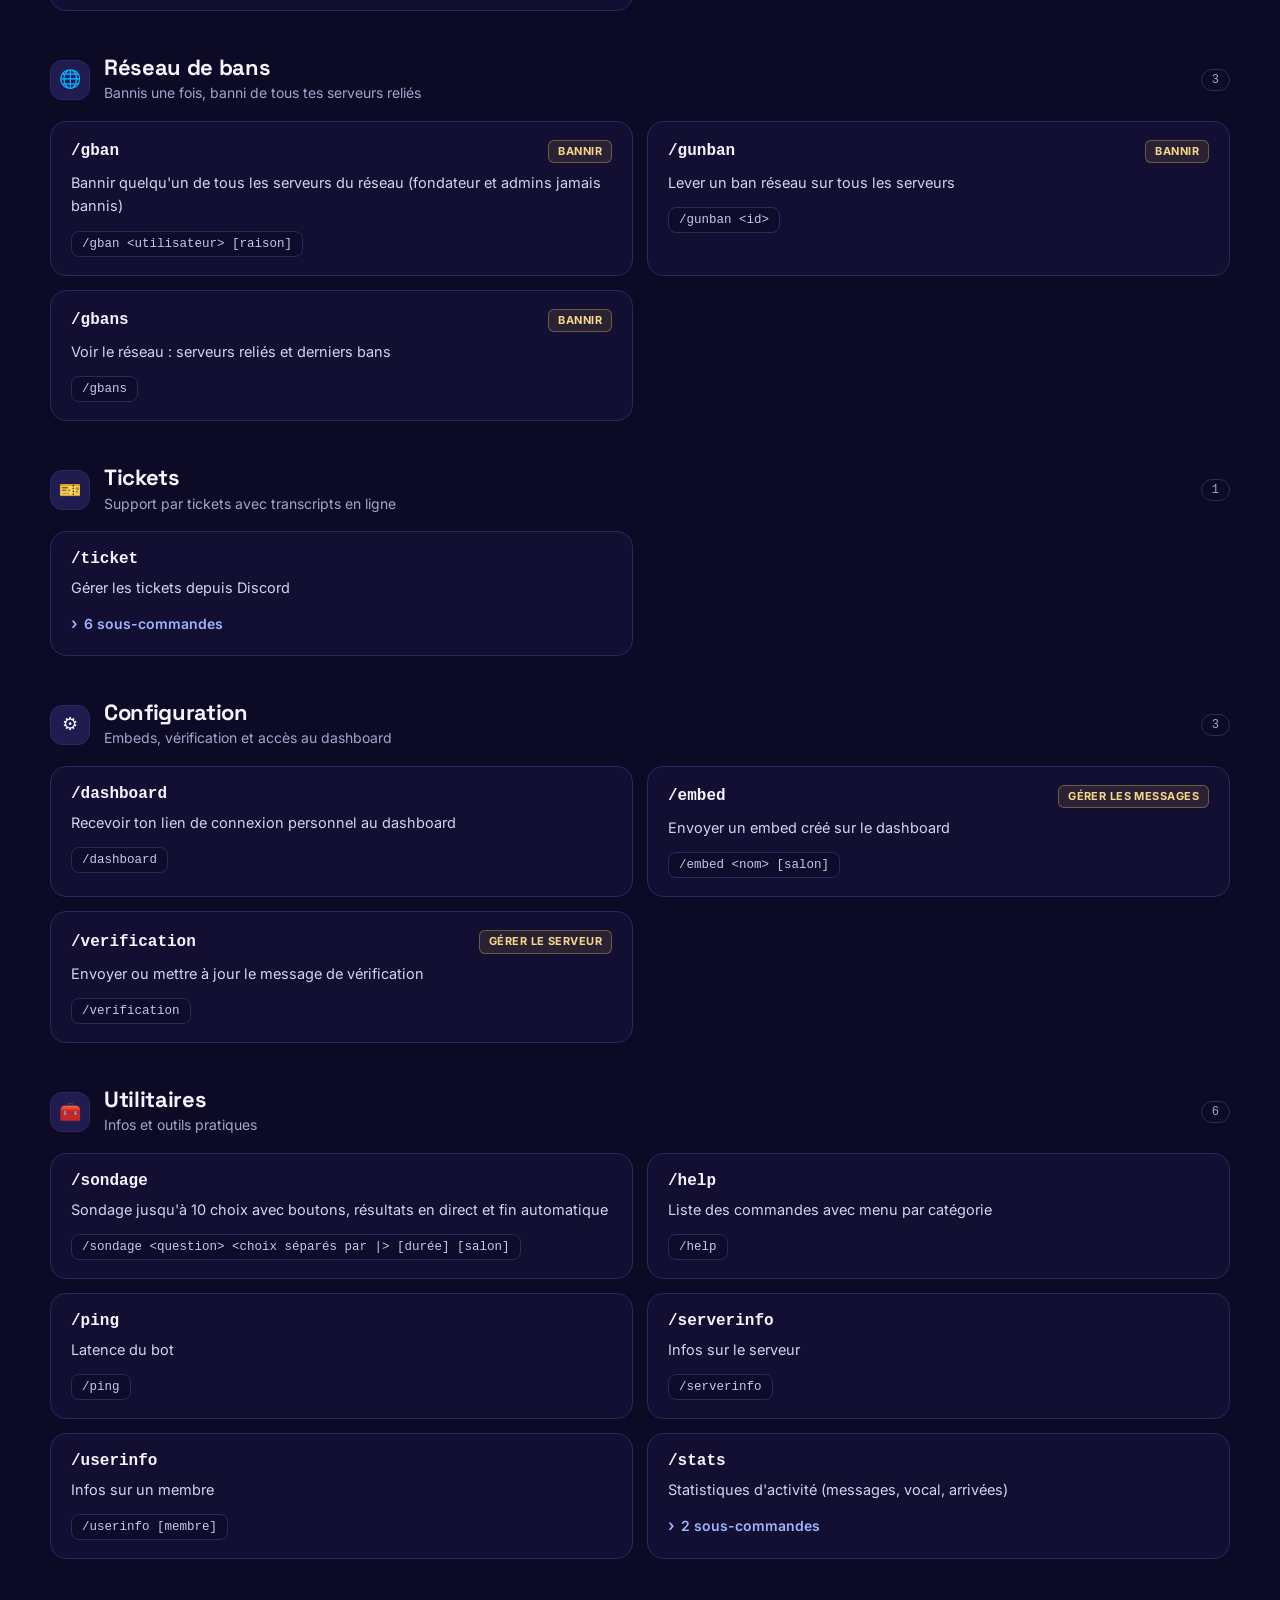
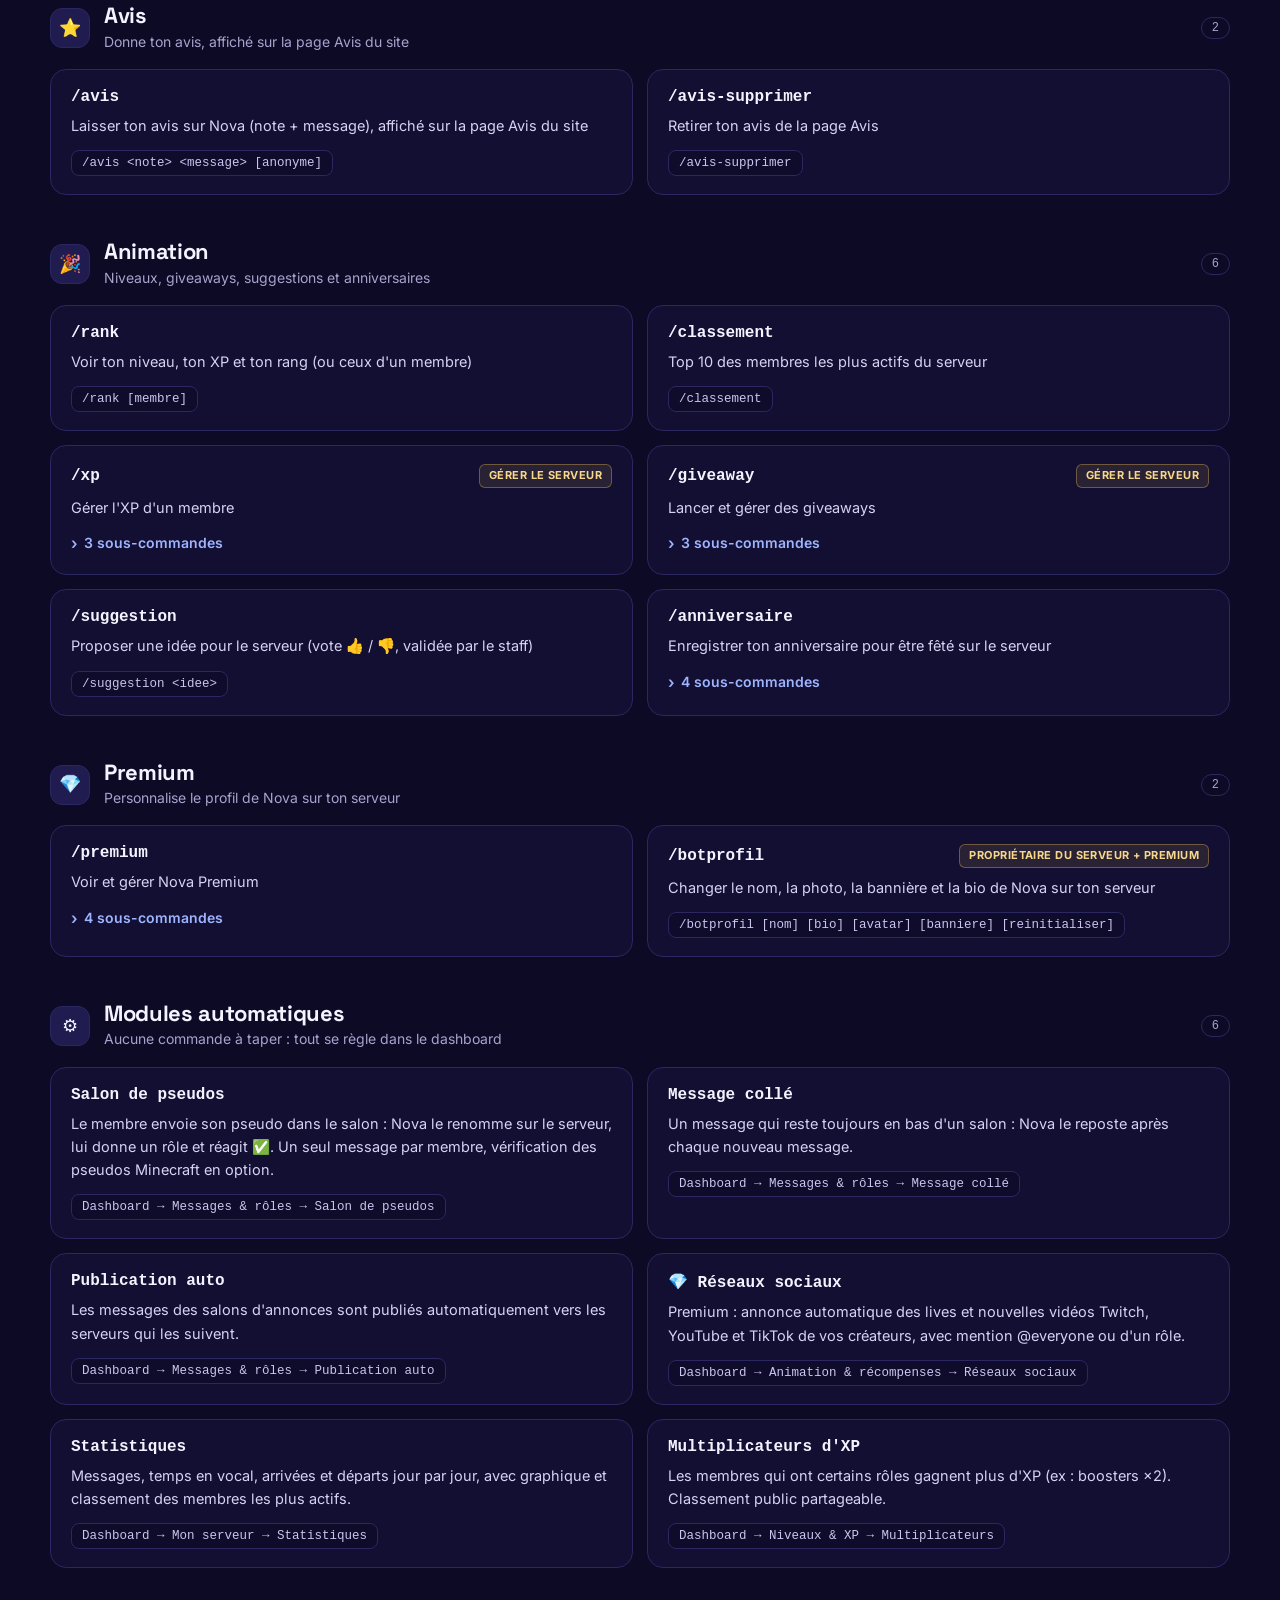
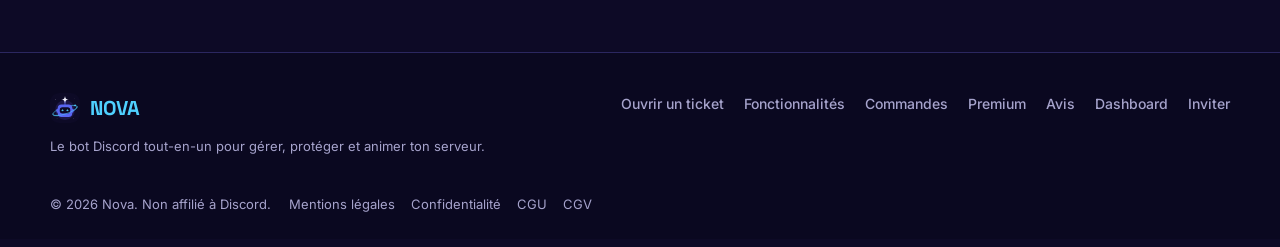
<file: commandes.html>
<!doctype html>
<html lang="fr">
<head>
<meta charset="utf-8">
<meta name="viewport" content="width=device-width, initial-scale=1">
<meta name="theme-color" content="#0D0A26">
<title>Commandes — Nova</title>
<meta name="description" content="Toutes les commandes du bot Discord Nova.">
<link rel="preconnect" href="https://fonts.googleapis.com">
<link rel="preconnect" href="https://fonts.gstatic.com" crossorigin>
<link href="https://fonts.googleapis.com/css2?family=Inter:wght@400;500;600;700;800&family=Space+Grotesk:wght@500;600;700&display=swap" rel="stylesheet">
<link rel="stylesheet" href="assets/style.css?v=9">
<style>
/* ===== Page commandes (style Nexora) ===== */
.cmd-hero { position: relative; text-align: center; padding: 84px 0 28px; overflow: hidden; }
.cmd-hero .hero-glow { height: 520px; }
.cmd-hero h1 { font-size: clamp(32px, 5.4vw, 60px); margin: 18px auto 14px; max-width: 900px; position: relative; }
.cmd-hero .lead { margin-bottom: 26px; position: relative; }
.ref-pill { position: relative; display: inline-flex; align-items: center; gap: 8px; padding: 6px 14px; border-radius: 99px; background: rgba(23,20,61,.8); border: 1px solid var(--line); font-size: 13px; font-weight: 600; color: #DCD8FF; }
.ref-pill::before { content: ''; width: 6px; height: 6px; border-radius: 50%; background: var(--accent2); box-shadow: 0 0 10px var(--accent2); }
.cmd-search { position: relative; max-width: 620px; margin: 0 auto; }
.cmd-search input { width: 100%; padding: 16px 52px 16px 48px; border-radius: 14px; border: 1px solid var(--line); background: rgba(23,20,61,.75); color: var(--text); font: 15px Inter, sans-serif; outline: none; transition: border-color .2s, box-shadow .2s; }
.cmd-search input:focus { border-color: rgba(79,209,255,.6); box-shadow: 0 0 0 4px rgba(79,209,255,.12); }
.cmd-search svg { position: absolute; left: 17px; top: 50%; transform: translateY(-50%); color: var(--muted); }
.cmd-search kbd { position: absolute; right: 14px; top: 50%; transform: translateY(-50%); padding: 2px 8px; border-radius: 6px; border: 1px solid var(--line); background: var(--card2); color: var(--muted); font: 12px ui-monospace, monospace; }
.cmd-meta { display: flex; gap: 10px; justify-content: center; flex-wrap: wrap; margin-top: 16px; position: relative; }
.cmd-meta span { padding: 6px 14px; border-radius: 99px; border: 1px solid var(--line); background: rgba(23,20,61,.6); font-size: 13px; color: var(--muted); }
.cmd-meta b { color: var(--text); }
.cat-tabs-wrap { position: sticky; top: 72px; z-index: 40; margin: 26px 0 30px; }
.cat-tabs { display: flex; flex-wrap: wrap; justify-content: center; gap: 6px; overflow: visible; padding: 6px; border-radius: 14px; border: 1px solid var(--line); background: rgba(23,20,61,.88); backdrop-filter: blur(14px); scrollbar-width: none; }
.cat-tabs::-webkit-scrollbar { display: none; }
.cat-tab { display: inline-flex; align-items: center; gap: 8px; padding: 8px 14px; border-radius: 10px; border: 1px solid transparent; background: none; color: var(--muted); font: 600 14px Inter, sans-serif; white-space: nowrap; transition: background .15s, color .15s; }
.cat-tab:hover { color: var(--text); background: rgba(255,255,255,.04); }
.cat-tab.active { color: var(--text); background: rgba(88,101,242,.22); border-color: rgba(88,101,242,.5); }
.cat-tab small { font: 12px ui-monospace, monospace; color: var(--muted); }
.cat-tab.active small { color: #BFEFFF; }
.cmd-cat { margin-bottom: 44px; scroll-margin-top: 150px; }
.cmd-cat-head { display: flex; align-items: center; gap: 14px; margin-bottom: 16px; }
.cmd-cat-ico { width: 40px; height: 40px; display: grid; place-items: center; border-radius: 12px; background: var(--card2); border: 1px solid var(--line); font-size: 18px; flex-shrink: 0; }
.cmd-cat-head h2 { font-size: 22px; margin: 0; }
.cmd-cat-head p { margin: 2px 0 0; color: var(--muted); font-size: 14px; }
.cmd-cat-head .count { margin-left: auto; padding: 3px 10px; border-radius: 99px; border: 1px solid var(--line); font: 12px ui-monospace, monospace; color: var(--muted); }
.cmd-grid { display: grid; grid-template-columns: repeat(2, 1fr); gap: 14px; }
@media (max-width: 820px) { .cmd-grid { grid-template-columns: 1fr; } }
.cmd-card { border: 1px solid var(--line); border-radius: 16px; background: rgba(23,20,61,.55); padding: 18px 20px; transition: border-color .2s, transform .2s, background .2s; }
.cmd-card:hover { border-color: rgba(79,209,255,.45); background: rgba(23,20,61,.8); transform: translateY(-2px); }
.cmd-top { display: flex; align-items: center; gap: 8px; flex-wrap: wrap; }
.cmd-name { font: 700 16px ui-monospace, 'SFMono-Regular', Menlo, monospace; color: var(--text); }
.cmd-alias { padding: 1px 8px; border-radius: 6px; border: 1px dashed var(--line); font: 12px ui-monospace, monospace; color: var(--muted); }
.cmd-perm { margin-left: auto; padding: 2px 9px; border-radius: 6px; font-size: 11px; font-weight: 700; letter-spacing: .04em; text-transform: uppercase; color: #F7D88A; background: rgba(245,196,81,.1); border: 1px solid rgba(245,196,81,.35); }
.cmd-desc { margin: 8px 0 12px; color: #D5D2F2; font-size: 14.5px; }
.cmd-usage { display: inline-block; padding: 5px 10px; border-radius: 8px; border: 1px solid var(--line); background: rgba(13,10,38,.6); font: 12.5px ui-monospace, monospace; color: #C9C5EE; }
.cmd-subs { margin-top: 12px; }
.cmd-subs summary { list-style: none; display: inline-flex; align-items: center; gap: 6px; color: #9FB4FF; font-size: 14px; font-weight: 600; }
.cmd-subs summary::-webkit-details-marker { display: none; }
.cmd-subs summary::before { content: '›'; display: inline-block; transition: transform .2s; font-size: 16px; }
.cmd-subs[open] summary::before { transform: rotate(90deg); }
.cmd-subs ul { list-style: none; margin: 10px 0 0; padding: 0; display: grid; gap: 8px; }
.cmd-subs li { display: grid; gap: 4px; padding: 10px 12px; border-radius: 10px; background: rgba(13,10,38,.55); border: 1px solid rgba(46,42,99,.7); }
.cmd-subs li span { color: var(--muted); font-size: 13.5px; }
.cmd-empty { text-align: center; color: var(--muted); padding: 40px 0 80px; }
mark { background: rgba(79,209,255,.25); color: inherit; border-radius: 3px; padding: 0 1px; }
</style>
<link rel="icon" href="assets/logo.svg" type="image/svg+xml">
</head>
<body>
<header class="nav"><div class="container nav-inner">
  <a class="brand" href="index.html"><img src="assets/logo.svg" alt="" width="40" height="40"><span>NOVA</span></a>
  <nav class="nav-links"><a href="commandes.html">Commandes</a><a href="premium.html">Premium</a><a href="avis.html">Avis</a><a href="index.html#faq">FAQ</a><a data-dash="/support" href="#">Ticket</a></nav>
  <div class="nav-actions"><a class="btn btn-discord" data-support href="https://discord.gg/zj9Qa7ptby" target="_blank" rel="noopener" aria-label="Rejoindre le serveur Discord de Nova"><img src="assets/discord.png" alt="" width="20" height="20"><span>Support</span></a><a class="btn" data-dash="/login" href="#">Dashboard</a></div>
</div></header>
<main>
<section class="cmd-hero"><div class="hero-glow"></div><div class="container">
  <span class="ref-pill">Référence</span>
  <h1>Toutes les commandes de <span class="grad">Nova</span></h1>
  <p class="lead">Chaque commande est une commande slash : tape <code>/</code> sur ton serveur et Discord te les propose.</p>
  <div class="cmd-search">
    <svg width="18" height="18" viewBox="0 0 24 24" fill="none" stroke="currentColor" stroke-width="2" stroke-linecap="round"><circle cx="11" cy="11" r="7"/><path d="m20 20-3.5-3.5"/></svg>
    <input id="q" type="search" placeholder="Rechercher une commande…" autocomplete="off" aria-label="Rechercher une commande">
    <kbd>/</kbd>
  </div>
  <div class="cmd-meta"><span><b id="n-cmd">0</b> commandes</span><span><b id="n-cat">0</b> catégories</span><span>Configuration complète sur le <a data-dash="/login" href="#"><b>dashboard</b></a></span></div>
</div></section>
<section class="container" style="padding-bottom:40px">
  <div class="cat-tabs-wrap"><div class="cat-tabs" id="tabs" role="tablist"></div></div>
  <div id="list"></div>
  <p class="cmd-empty" id="empty" hidden>Aucune commande ne correspond à ta recherche.</p>
</section>
<script>
const CATS = [
  { id: 'moderation', name: 'Modération', ico: '🛡️', sub: 'Ban, kick, timeout, avertissements…' },
  { id: 'bannet', name: 'Réseau de bans', ico: '🌐', sub: 'Bannis une fois, banni de tous tes serveurs reliés' },
  { id: 'tickets', name: 'Tickets', ico: '🎫', sub: 'Support par tickets avec transcripts en ligne' },
  { id: 'config', name: 'Configuration', ico: '⚙️', sub: 'Embeds, vérification et accès au dashboard' },
  { id: 'utils', name: 'Utilitaires', ico: '🧰', sub: 'Infos et outils pratiques' },
  { id: 'avis', name: 'Avis', ico: '⭐', sub: 'Donne ton avis, affiché sur la page Avis du site' },
  { id: 'animation', name: 'Animation', ico: '🎉', sub: 'Niveaux, giveaways, suggestions et anniversaires' },
  { id: 'premium', name: 'Premium', ico: '💎', sub: 'Personnalise le profil de Nova sur ton serveur' },
  { id: 'auto', name: 'Modules automatiques', ico: '⚙️', sub: 'Aucune commande à taper : tout se règle dans le dashboard' },
];
const CMDS = [
  { c: 'moderation', n: '/ban', d: 'Bannir un membre (même s\'il n\'est plus sur le serveur via /unban ensuite)', u: '/ban <membre> [raison] [supprimer_jours]', p: 'Bannir' },
  { c: 'moderation', n: '/unban', d: 'Débannir un utilisateur à partir de son ID', u: '/unban <id>', p: 'Bannir' },
  { c: 'moderation', n: '/kick', d: 'Expulser un membre du serveur', u: '/kick <membre> [raison]', p: 'Expulser' },
  { c: 'moderation', n: '/timeout', d: 'Exclure temporairement un membre (jusqu\'à 28 jours)', u: '/timeout <membre> <durée> [raison]', p: 'Modérer' },
  { c: 'moderation', n: '/untimeout', d: 'Retirer l\'exclusion temporaire d\'un membre', u: '/untimeout <membre>', p: 'Modérer' },
  { c: 'moderation', n: '/warn', d: 'Avertir un membre (il reçoit un MP)', u: '/warn <membre> <raison>', p: 'Modérer' },
  { c: 'moderation', n: '/warnings', d: 'Voir les avertissements d\'un membre', u: '/warnings <membre>', p: 'Modérer' },
  { c: 'moderation', n: '/clearwarns', d: 'Effacer tous les avertissements d\'un membre', u: '/clearwarns <membre>', p: 'Modérer' },
  { c: 'moderation', n: '/clear', d: 'Supprimer des messages en masse', u: '/clear <nombre> [membre]', p: 'Gérer les messages', a: '1 à 100' },
  { c: 'moderation', n: '/lock', d: 'Verrouiller un salon : plus personne ne peut écrire, avec réouverture automatique possible', u: '/lock [salon] [durée] [raison]', p: 'Gérer les salons' },
  { c: 'moderation', n: '/unlock', d: 'Déverrouiller un salon et remettre ses permissions d\'avant', u: '/unlock [salon]', p: 'Gérer les salons' },
  { c: 'bannet', n: '/gban', d: 'Bannir quelqu\'un de tous les serveurs du réseau (fondateur et admins jamais bannis)', u: '/gban <utilisateur> [raison]', p: 'Bannir' },
  { c: 'bannet', n: '/gunban', d: 'Lever un ban réseau sur tous les serveurs', u: '/gunban <id>', p: 'Bannir' },
  { c: 'bannet', n: '/gbans', d: 'Voir le réseau : serveurs reliés et derniers bans', u: '/gbans', p: 'Bannir' },
  { c: 'tickets', n: '/ticket', d: 'Gérer les tickets depuis Discord', s: [
    ['/ticket panel', 'Envoyer ou mettre à jour le panel de tickets'],
    ['/ticket add <membre>', 'Ajouter un membre au ticket'],
    ['/ticket remove <membre>', 'Retirer un membre du ticket'],
    ['/ticket rename <nom>', 'Renommer le ticket'],
    ['/ticket note <texte>', 'Ajouter une note interne (visible du staff dans le transcript)'],
    ['/ticket close [raison]', 'Fermer le ticket et générer le transcript'],
  ] },
  { c: 'config', n: '/dashboard', d: 'Recevoir ton lien de connexion personnel au dashboard', u: '/dashboard' },
  { c: 'config', n: '/embed', d: 'Envoyer un embed créé sur le dashboard', u: '/embed <nom> [salon]', p: 'Gérer les messages' },
  { c: 'config', n: '/verification', d: 'Envoyer ou mettre à jour le message de vérification', u: '/verification', p: 'Gérer le serveur' },
  { c: 'utils', n: '/sondage', d: 'Sondage jusqu\'à 10 choix avec boutons, résultats en direct et fin automatique', u: '/sondage <question> <choix séparés par |> [durée] [salon]' },
  { c: 'utils', n: '/help', d: 'Liste des commandes avec menu par catégorie', u: '/help' },
  { c: 'utils', n: '/ping', d: 'Latence du bot', u: '/ping' },
  { c: 'utils', n: '/serverinfo', d: 'Infos sur le serveur', u: '/serverinfo' },
  { c: 'utils', n: '/userinfo', d: 'Infos sur un membre', u: '/userinfo [membre]' },
  { c: 'avis', n: '/avis', d: 'Laisser ton avis sur Nova (note + message), affiché sur la page Avis du site', u: '/avis <note> <message> [anonyme]' },
  { c: 'avis', n: '/avis-supprimer', d: 'Retirer ton avis de la page Avis', u: '/avis-supprimer' },
  { c: 'premium', n: '/premium', d: 'Voir et gérer Nova Premium', s: [
    ['/premium statut [membre]', 'Voir si toi ou un membre avez le Premium'],
    ['/premium donner <membre> <durée>', 'Donner le Premium (propriétaire de Nova uniquement)'],
    ['/premium retirer <membre>', 'Retirer le Premium (propriétaire de Nova uniquement)'],
    ['/premium liste', 'Liste des membres Premium (propriétaire de Nova uniquement)'],
  ] },
  { c: 'premium', n: '/botprofil', d: 'Changer le nom, la photo, la bannière et la bio de Nova sur ton serveur', u: '/botprofil [nom] [bio] [avatar] [banniere] [reinitialiser]', p: 'Propriétaire du serveur + Premium' },
  { c: 'animation', n: '/rank', d: 'Voir ton niveau, ton XP et ton rang (ou ceux d\'un membre)', u: '/rank [membre]' },
  { c: 'animation', n: '/classement', d: 'Top 10 des membres les plus actifs du serveur', u: '/classement' },
  { c: 'animation', n: '/xp', d: 'Gérer l\'XP d\'un membre', p: 'Gérer le serveur', s: [
    ['/xp ajouter <membre> <xp>', 'Ajouter de l\'XP'],
    ['/xp retirer <membre> <xp>', 'Retirer de l\'XP'],
    ['/xp definir <membre> <xp>', 'Définir l\'XP total'],
  ] },
  { c: 'utils', n: '/stats', d: 'Statistiques d\'activité (messages, vocal, arrivées)', s: [
    ['/stats membre [membre]', 'Messages, temps en vocal et classement d\'un membre'],
    ['/stats serveur', 'Activité du serveur sur 7 jours et membres les plus actifs'],
  ] },
  { c: 'animation', n: '/giveaway', d: 'Lancer et gérer des giveaways', p: 'Gérer le serveur', s: [
    ['/giveaway lancer <lot> <duree> [gagnants] [salon]', 'Lancer un giveaway (durée : 30m, 2h, 3j…)'],
    ['/giveaway terminer <id>', 'Terminer un giveaway maintenant'],
    ['/giveaway reroll <id>', 'Tirer de nouveaux gagnants'],
  ] },
  { c: 'animation', n: '/suggestion', d: 'Proposer une idée pour le serveur (vote 👍 / 👎, validée par le staff)', u: '/suggestion <idee>' },
  { c: 'animation', n: '/anniversaire', d: 'Enregistrer ton anniversaire pour être fêté sur le serveur', s: [
    ['/anniversaire definir <jour> <mois>', 'Enregistrer ta date'],
    ['/anniversaire voir [membre]', 'Voir l\'anniversaire d\'un membre'],
    ['/anniversaire supprimer', 'Supprimer ta date'],
    ['/anniversaire prochains', 'Les prochains anniversaires du serveur'],
  ] },
  { c: 'auto', n: 'Salon de pseudos', d: 'Le membre envoie son pseudo dans le salon : Nova le renomme sur le serveur, lui donne un rôle et réagit ✅. Un seul message par membre, vérification des pseudos Minecraft en option.', u: 'Dashboard → Messages & rôles → Salon de pseudos' },
  { c: 'auto', n: 'Message collé', d: 'Un message qui reste toujours en bas d\'un salon : Nova le reposte après chaque nouveau message.', u: 'Dashboard → Messages & rôles → Message collé' },
  { c: 'auto', n: 'Publication auto', d: 'Les messages des salons d\'annonces sont publiés automatiquement vers les serveurs qui les suivent.', u: 'Dashboard → Messages & rôles → Publication auto' },
  { c: 'auto', n: '💎 Réseaux sociaux', d: 'Premium : annonce automatique des lives et nouvelles vidéos Twitch, YouTube et TikTok de vos créateurs, avec mention @everyone ou d\'un rôle.', u: 'Dashboard → Animation & récompenses → Réseaux sociaux' },
  { c: 'auto', n: 'Statistiques', d: 'Messages, temps en vocal, arrivées et départs jour par jour, avec graphique et classement des membres les plus actifs.', u: 'Dashboard → Mon serveur → Statistiques' },
  { c: 'auto', n: 'Multiplicateurs d\'XP', d: 'Les membres qui ont certains rôles gagnent plus d\'XP (ex : boosters ×2). Classement public partageable.', u: 'Dashboard → Niveaux & XP → Multiplicateurs' },
];
const esc = (s) => String(s).replace(/[&<>"]/g, (c) => ({ '&': '&amp;', '<': '&lt;', '>': '&gt;', '"': '&quot;' }[c]));
const hl = (s, q) => { const e = esc(s); if (!q) return e; const i = e.toLowerCase().indexOf(esc(q).toLowerCase()); return i < 0 ? e : e.slice(0, i) + '<mark>' + e.slice(i, i + esc(q).length) + '</mark>' + e.slice(i + esc(q).length); };
const text = (x) => [x.n, x.d, x.u || '', ...(x.s || []).flat()].join(' ').toLowerCase();
let cat = 'all';
const q = document.getElementById('q');
document.getElementById('n-cmd').textContent = CMDS.reduce((n, x) => n + (x.s ? x.s.length : 1), 0);
document.getElementById('n-cat').textContent = CATS.length;

function tabs() {
  const t = document.getElementById('tabs');
  const all = [{ id: 'all', name: 'Tout', ico: '▦' }, ...CATS];
  t.innerHTML = all.map((c) => {
    const n = c.id === 'all' ? CMDS.length : CMDS.filter((x) => x.c === c.id).length;
    return `<button class="cat-tab${c.id === cat ? ' active' : ''}" data-c="${c.id}" role="tab">${esc(c.name)} <small>${n}</small></button>`;
  }).join('');
}
function render() {
  const s = q.value.trim().toLowerCase();
  let total = 0;
  document.getElementById('list').innerHTML = CATS.filter((c) => cat === 'all' || c.id === cat).map((c) => {
    const items = CMDS.filter((x) => x.c === c.id && (!s || text(x).includes(s)));
    total += items.length;
    if (!items.length) return '';
    return `<div class="cmd-cat" id="cat-${c.id}"><div class="cmd-cat-head"><div class="cmd-cat-ico">${c.ico}</div><div><h2>${esc(c.name)}</h2><p>${esc(c.sub)}</p></div><span class="count">${items.length}</span></div>
      <div class="cmd-grid">${items.map((x) => `<article class="cmd-card"><div class="cmd-top"><span class="cmd-name">${hl(x.n, s)}</span>${x.a ? `<span class="cmd-alias">${esc(x.a)}</span>` : ''}${x.p ? `<span class="cmd-perm" title="Permission requise">${esc(x.p)}</span>` : ''}</div>
        <p class="cmd-desc">${hl(x.d, s)}</p>${x.u ? `<code class="cmd-usage">${esc(x.u)}</code>` : ''}
        ${x.s ? `<details class="cmd-subs"${s ? ' open' : ''}><summary>${x.s.length} sous-commandes</summary><ul>${x.s.map(([n, d]) => `<li><code class="cmd-usage">${hl(n, s)}</code><span>${hl(d, s)}</span></li>`).join('')}</ul></details>` : ''}
      </article>`).join('')}</div></div>`;
  }).join('');
  document.getElementById('empty').hidden = total > 0;
}
document.getElementById('tabs').addEventListener('click', (e) => {
  const b = e.target.closest('.cat-tab'); if (!b) return;
  cat = b.dataset.c; tabs(); render();
  window.scrollTo({ top: document.querySelector('.cat-tabs-wrap').offsetTop - 80, behavior: 'smooth' });
});
q.addEventListener('input', render);
document.addEventListener('keydown', (e) => {
  if (e.key === '/' && document.activeElement !== q) { e.preventDefault(); q.focus(); }
  if (e.key === 'Escape' && document.activeElement === q) { q.value = ''; render(); q.blur(); }
});
tabs(); render();
</script>
</main>
<footer class="footer">
  <div class="container footer-inner">
    <div><a class="brand" href="index.html"><img src="assets/logo.svg" alt="" width="40" height="40"><span>NOVA</span></a>
      <p class="muted small">Le bot Discord tout-en-un pour gérer, protéger et animer ton serveur.</p></div>
    <div class="footer-links"><a data-dash="/support" href="#">Ouvrir un ticket</a><a href="index.html#features">Fonctionnalités</a><a href="commandes.html">Commandes</a><a href="premium.html">Premium</a><a href="avis.html">Avis</a><a data-dash="/login" href="#">Dashboard</a><a data-dash="/invite" href="#" target="_blank" rel="noopener">Inviter</a></div>
  </div>
  <div class="container small muted footer-bottom">© 2026 Nova. Non affilié à Discord.<span class="footer-legal"><a href="mentions-legales.html">Mentions légales</a><a href="confidentialite.html">Confidentialité</a><a href="cgu.html">CGU</a><a href="cgv.html">CGV</a></span></div>
</footer>
<script src="assets/config.js?v=7"></script>
</body>
</html>
</file>
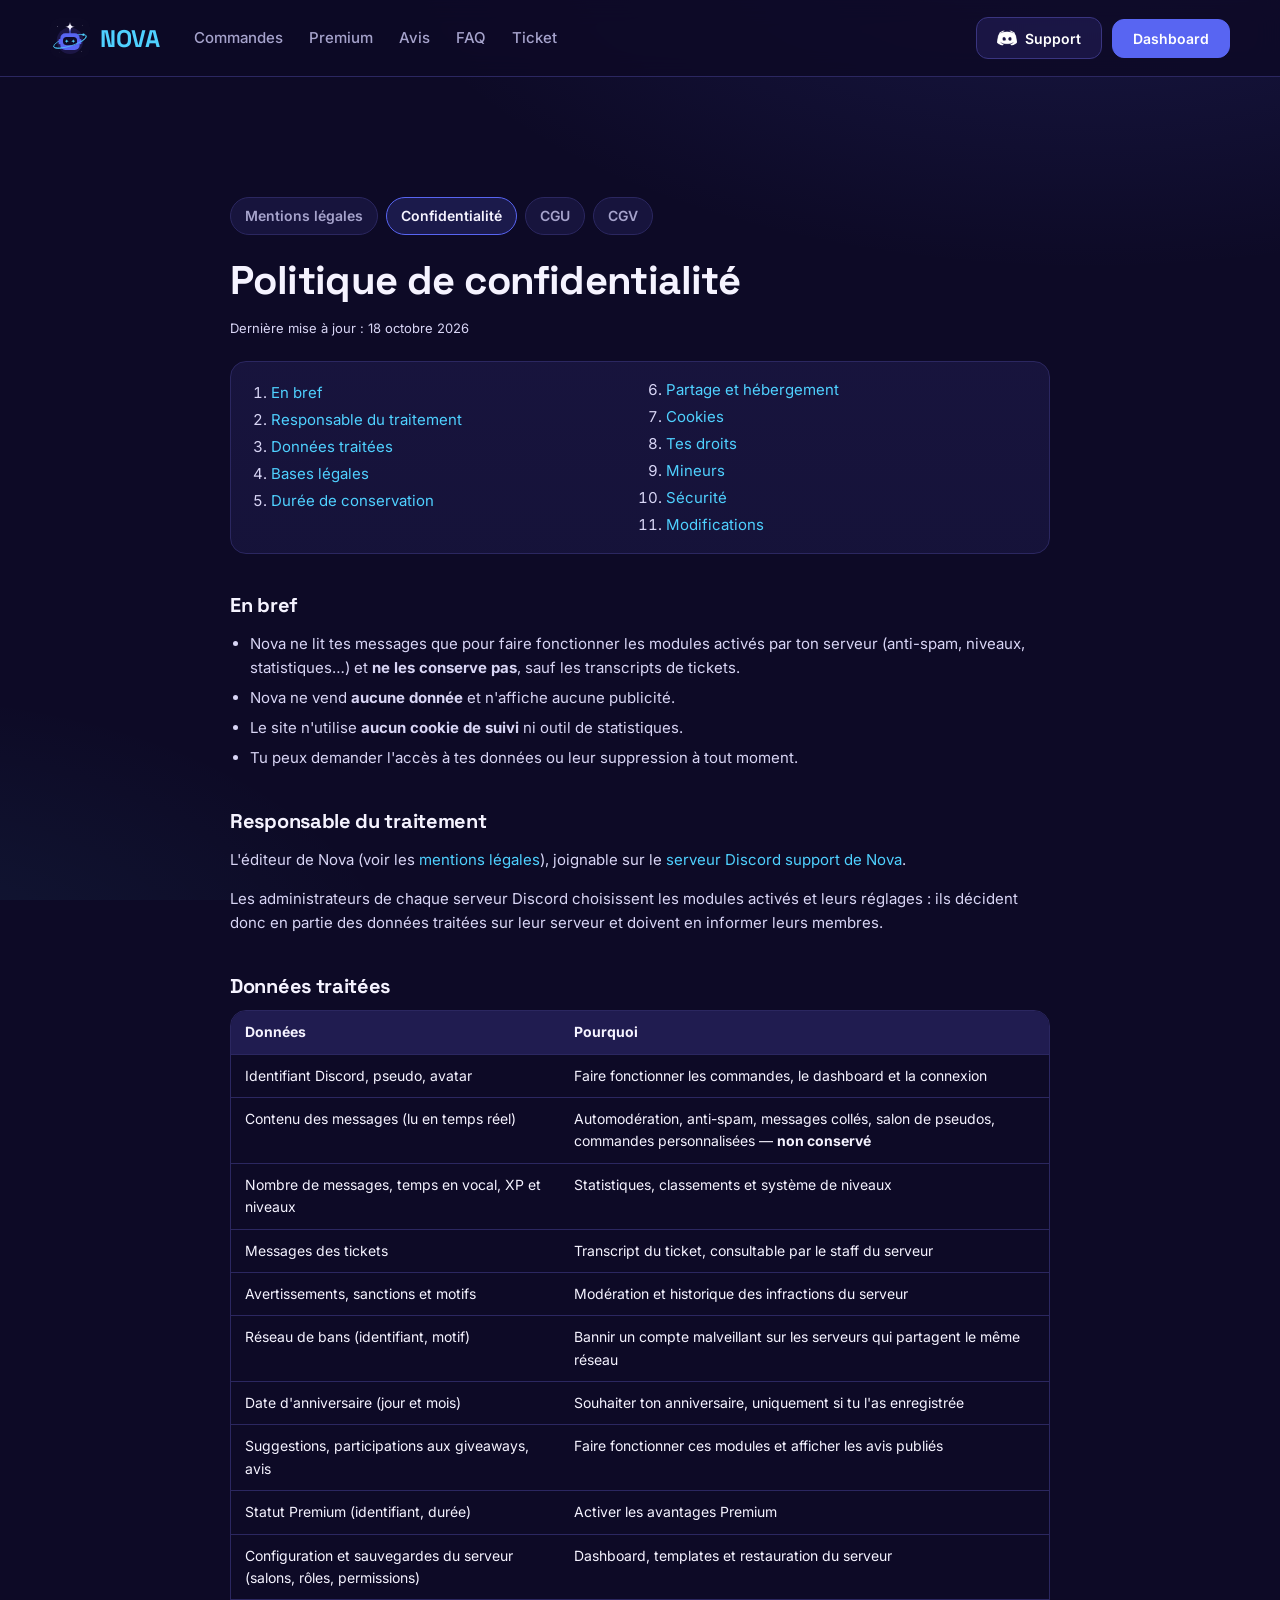
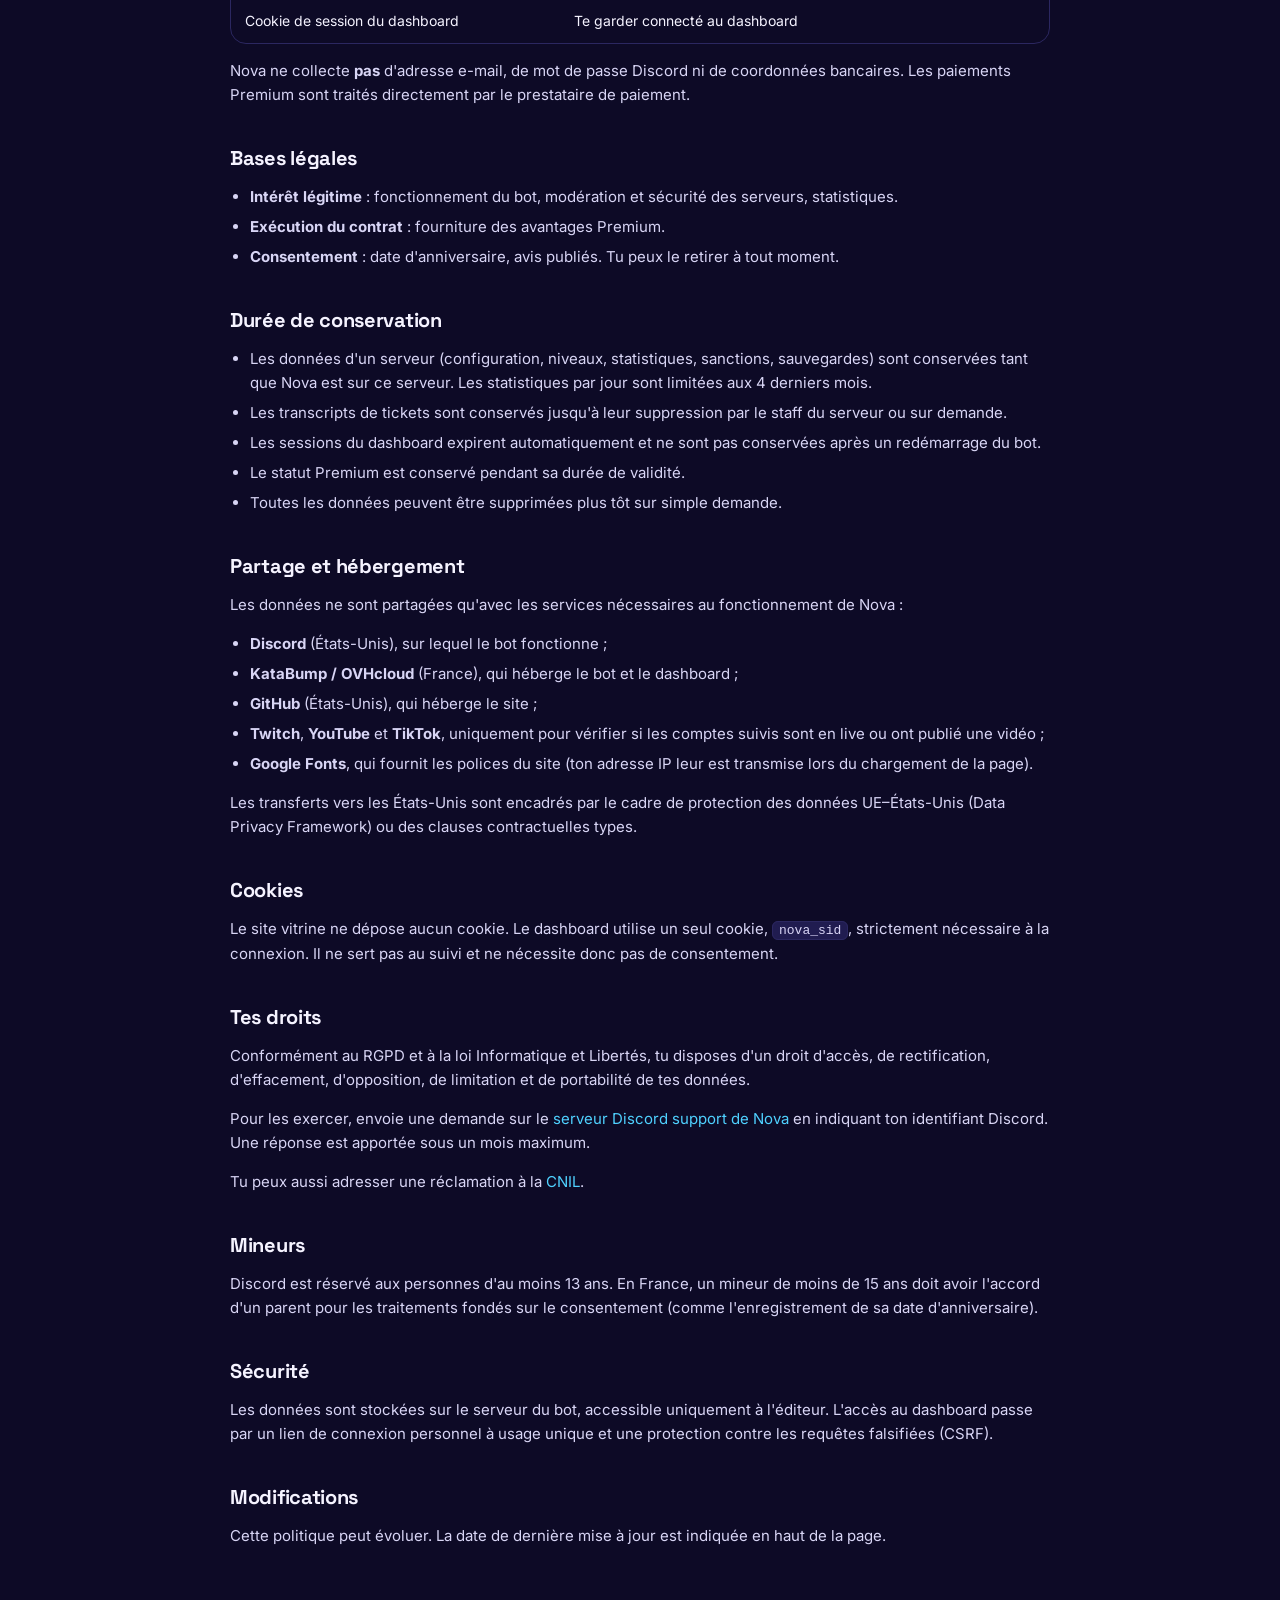
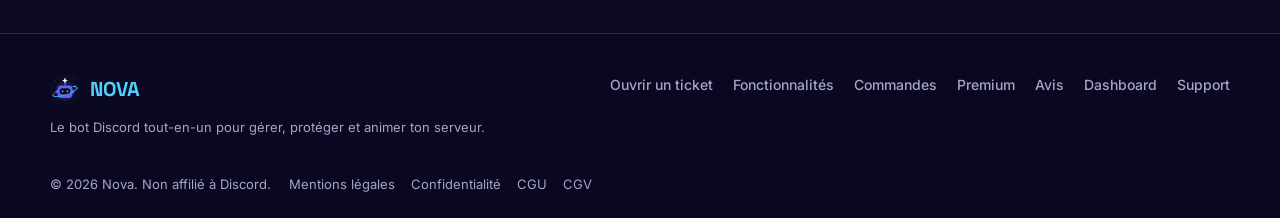
<file: confidentialite.html>
<!doctype html>
<html lang="fr">
<head>
<meta charset="utf-8">
<meta name="viewport" content="width=device-width, initial-scale=1">
<meta name="theme-color" content="#0D0A26">
<title>Politique de confidentialité — Nova</title>
<meta name="description" content="Quelles données le bot Nova et son site utilisent, pourquoi, combien de temps et comment exercer tes droits.">
<link rel="preconnect" href="https://fonts.googleapis.com">
<link rel="preconnect" href="https://fonts.gstatic.com" crossorigin>
<link href="https://fonts.googleapis.com/css2?family=Inter:wght@400;500;600;700;800&family=Space+Grotesk:wght@500;600;700&display=swap" rel="stylesheet">
<link rel="stylesheet" href="assets/style.css?v=9">
<link rel="icon" href="assets/logo.svg" type="image/svg+xml">
</head>
<body>
<header class="nav"><div class="container nav-inner">
  <a class="brand" href="index.html"><img src="assets/logo.svg" alt="" width="40" height="40"><span>NOVA</span></a>
  <nav class="nav-links"><a href="commandes.html">Commandes</a><a href="premium.html">Premium</a><a href="avis.html">Avis</a><a href="index.html#faq">FAQ</a><a data-dash="/support" href="#">Ticket</a></nav>
  <div class="nav-actions"><a class="btn btn-discord" data-support href="https://discord.gg/zj9Qa7ptby" target="_blank" rel="noopener" aria-label="Rejoindre le serveur Discord de Nova"><img src="assets/discord.png" alt="" width="20" height="20"><span>Support</span></a><a class="btn" data-dash="/login" href="#">Dashboard</a></div>
</div></header>
<main>
<section class="container narrow legal">
  <nav class="legal-tabs" aria-label="Documents légaux"><a href="mentions-legales.html">Mentions légales</a><a href="confidentialite.html" class=on aria-current=page>Confidentialité</a><a href="cgu.html">CGU</a><a href="cgv.html">CGV</a></nav>
  <h1>Politique de confidentialité</h1>
  <p class="muted small">Dernière mise à jour : 18 octobre 2026</p>
<ol class="legal-toc"><li><a href="#en-bref">En bref</a></li><li><a href="#responsable-du-traitement">Responsable du traitement</a></li><li><a href="#donnees-traitees">Données traitées</a></li><li><a href="#bases-legales">Bases légales</a></li><li><a href="#duree-de-conservation">Durée de conservation</a></li><li><a href="#partage-et-hebergement">Partage et hébergement</a></li><li><a href="#cookies">Cookies</a></li><li><a href="#tes-droits">Tes droits</a></li><li><a href="#mineurs">Mineurs</a></li><li><a href="#securite">Sécurité</a></li><li><a href="#modifications">Modifications</a></li></ol>
  <h2 id="en-bref">En bref</h2>
  <ul>
<li>Nova ne lit tes messages que pour faire fonctionner les modules activés par ton serveur (anti-spam, niveaux, statistiques…) et <b>ne les conserve pas</b>, sauf les transcripts de tickets.</li>
<li>Nova ne vend <b>aucune donnée</b> et n'affiche aucune publicité.</li>
<li>Le site n'utilise <b>aucun cookie de suivi</b> ni outil de statistiques.</li>
<li>Tu peux demander l'accès à tes données ou leur suppression à tout moment.</li>
</ul>
  <h2 id="responsable-du-traitement">Responsable du traitement</h2>
  <p>L'éditeur de Nova (voir les <a href="mentions-legales.html">mentions légales</a>), joignable sur le <a data-support href="https://discord.gg/zj9Qa7ptby" target="_blank" rel="noopener">serveur Discord support de Nova</a>.</p>
<p>Les administrateurs de chaque serveur Discord choisissent les modules activés et leurs réglages : ils décident donc en partie des données traitées sur leur serveur et doivent en informer leurs membres.</p>
  <h2 id="donnees-traitees">Données traitées</h2>
  <div class="legal-table"><table>
<thead><tr><th>Données</th><th>Pourquoi</th></tr></thead><tbody>
<tr><td>Identifiant Discord, pseudo, avatar</td><td>Faire fonctionner les commandes, le dashboard et la connexion</td></tr>
<tr><td>Contenu des messages (lu en temps réel)</td><td>Automodération, anti-spam, messages collés, salon de pseudos, commandes personnalisées — <b>non conservé</b></td></tr>
<tr><td>Nombre de messages, temps en vocal, XP et niveaux</td><td>Statistiques, classements et système de niveaux</td></tr>
<tr><td>Messages des tickets</td><td>Transcript du ticket, consultable par le staff du serveur</td></tr>
<tr><td>Avertissements, sanctions et motifs</td><td>Modération et historique des infractions du serveur</td></tr>
<tr><td>Réseau de bans (identifiant, motif)</td><td>Bannir un compte malveillant sur les serveurs qui partagent le même réseau</td></tr>
<tr><td>Date d'anniversaire (jour et mois)</td><td>Souhaiter ton anniversaire, uniquement si tu l'as enregistrée</td></tr>
<tr><td>Suggestions, participations aux giveaways, avis</td><td>Faire fonctionner ces modules et afficher les avis publiés</td></tr>
<tr><td>Statut Premium (identifiant, durée)</td><td>Activer les avantages Premium</td></tr>
<tr><td>Configuration et sauvegardes du serveur (salons, rôles, permissions)</td><td>Dashboard, templates et restauration du serveur</td></tr>
<tr><td>Cookie de session du dashboard</td><td>Te garder connecté au dashboard</td></tr>
</tbody></table></div>
<p>Nova ne collecte <b>pas</b> d'adresse e-mail, de mot de passe Discord ni de coordonnées bancaires. Les paiements Premium sont traités directement par le prestataire de paiement.</p>
  <h2 id="bases-legales">Bases légales</h2>
  <ul>
<li><b>Intérêt légitime</b> : fonctionnement du bot, modération et sécurité des serveurs, statistiques.</li>
<li><b>Exécution du contrat</b> : fourniture des avantages Premium.</li>
<li><b>Consentement</b> : date d'anniversaire, avis publiés. Tu peux le retirer à tout moment.</li>
</ul>
  <h2 id="duree-de-conservation">Durée de conservation</h2>
  <ul>
<li>Les données d'un serveur (configuration, niveaux, statistiques, sanctions, sauvegardes) sont conservées tant que Nova est sur ce serveur. Les statistiques par jour sont limitées aux 4 derniers mois.</li>
<li>Les transcripts de tickets sont conservés jusqu'à leur suppression par le staff du serveur ou sur demande.</li>
<li>Les sessions du dashboard expirent automatiquement et ne sont pas conservées après un redémarrage du bot.</li>
<li>Le statut Premium est conservé pendant sa durée de validité.</li>
<li>Toutes les données peuvent être supprimées plus tôt sur simple demande.</li>
</ul>
  <h2 id="partage-et-hebergement">Partage et hébergement</h2>
  <p>Les données ne sont partagées qu'avec les services nécessaires au fonctionnement de Nova :</p>
<ul>
<li><b>Discord</b> (États-Unis), sur lequel le bot fonctionne ;</li>
<li><b>KataBump / OVHcloud</b> (France), qui héberge le bot et le dashboard ;</li>
<li><b>GitHub</b> (États-Unis), qui héberge le site ;</li>
<li><b>Twitch</b>, <b>YouTube</b> et <b>TikTok</b>, uniquement pour vérifier si les comptes suivis sont en live ou ont publié une vidéo ;</li>
<li><b>Google Fonts</b>, qui fournit les polices du site (ton adresse IP leur est transmise lors du chargement de la page).</li>
</ul>
<p>Les transferts vers les États-Unis sont encadrés par le cadre de protection des données UE–États-Unis (Data Privacy Framework) ou des clauses contractuelles types.</p>
  <h2 id="cookies">Cookies</h2>
  <p>Le site vitrine ne dépose aucun cookie. Le dashboard utilise un seul cookie, <code>nova_sid</code>, strictement nécessaire à la connexion. Il ne sert pas au suivi et ne nécessite donc pas de consentement.</p>
  <h2 id="tes-droits">Tes droits</h2>
  <p>Conformément au RGPD et à la loi Informatique et Libertés, tu disposes d'un droit d'accès, de rectification, d'effacement, d'opposition, de limitation et de portabilité de tes données.</p>
<p>Pour les exercer, envoie une demande sur le <a data-support href="https://discord.gg/zj9Qa7ptby" target="_blank" rel="noopener">serveur Discord support de Nova</a> en indiquant ton identifiant Discord. Une réponse est apportée sous un mois maximum.</p>
<p>Tu peux aussi adresser une réclamation à la <a href="https://www.cnil.fr/fr/plaintes" target="_blank" rel="noopener">CNIL</a>.</p>
  <h2 id="mineurs">Mineurs</h2>
  <p>Discord est réservé aux personnes d'au moins 13 ans. En France, un mineur de moins de 15 ans doit avoir l'accord d'un parent pour les traitements fondés sur le consentement (comme l'enregistrement de sa date d'anniversaire).</p>
  <h2 id="securite">Sécurité</h2>
  <p>Les données sont stockées sur le serveur du bot, accessible uniquement à l'éditeur. L'accès au dashboard passe par un lien de connexion personnel à usage unique et une protection contre les requêtes falsifiées (CSRF).</p>
  <h2 id="modifications">Modifications</h2>
  <p>Cette politique peut évoluer. La date de dernière mise à jour est indiquée en haut de la page.</p>
</section>
</main>
<footer class="footer">
  <div class="container footer-inner">
    <div><a class="brand" href="index.html"><img src="assets/logo.svg" alt="" width="40" height="40"><span>NOVA</span></a>
      <p class="muted small">Le bot Discord tout-en-un pour gérer, protéger et animer ton serveur.</p></div>
    <div class="footer-links"><a data-dash="/support" href="#">Ouvrir un ticket</a><a href="index.html#features">Fonctionnalités</a><a href="commandes.html">Commandes</a><a href="premium.html">Premium</a><a href="avis.html">Avis</a><a data-dash="/login" href="#">Dashboard</a><a data-support href="https://discord.gg/zj9Qa7ptby" target="_blank" rel="noopener">Support</a></div>
  </div>
  <div class="container small muted footer-bottom">© 2026 Nova. Non affilié à Discord.<span class="footer-legal"><a href="mentions-legales.html">Mentions légales</a><a href="confidentialite.html">Confidentialité</a><a href="cgu.html">CGU</a><a href="cgv.html">CGV</a></span></div>
</footer>
<script src="assets/config.js?v=7"></script>
</body>
</html>
</file>
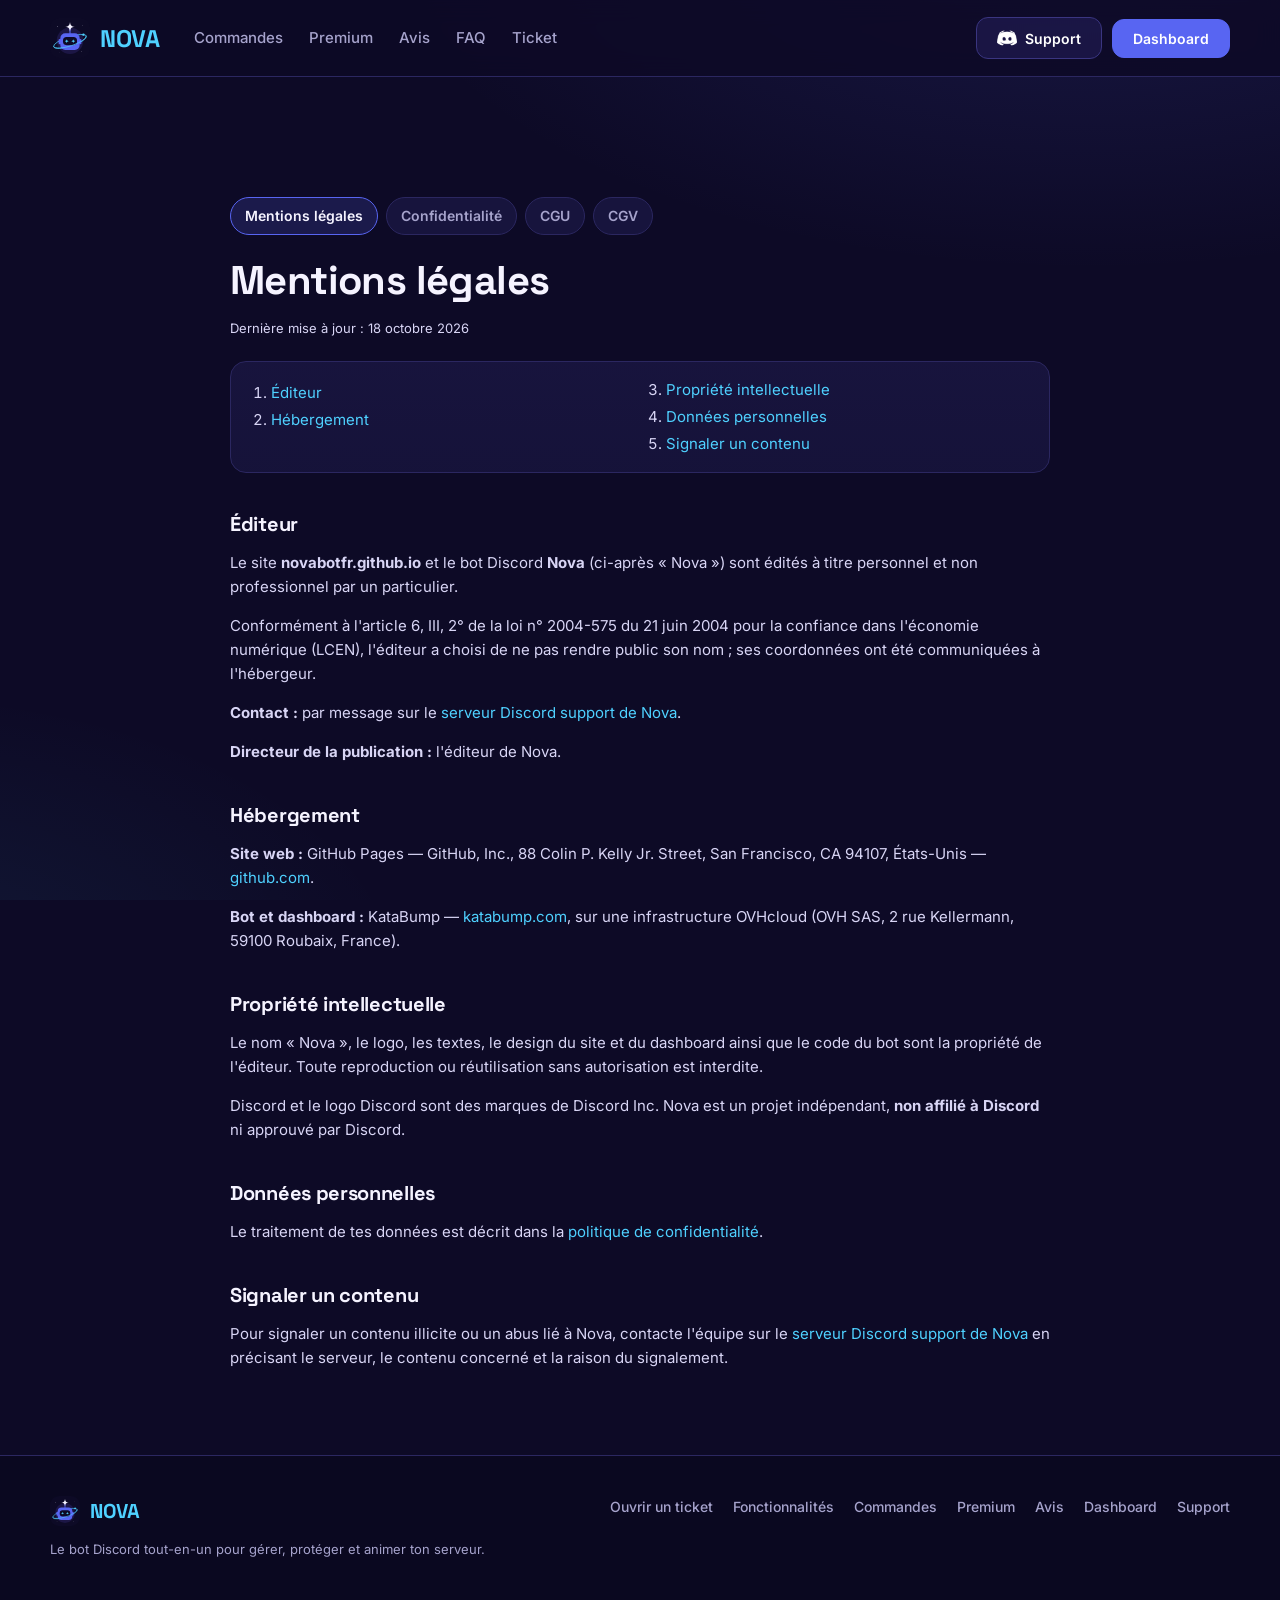
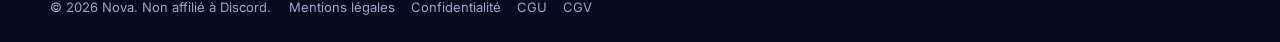
<file: mentions-legales.html>
<!doctype html>
<html lang="fr">
<head>
<meta charset="utf-8">
<meta name="viewport" content="width=device-width, initial-scale=1">
<meta name="theme-color" content="#0D0A26">
<title>Mentions légales — Nova</title>
<meta name="description" content="Éditeur, hébergeurs et propriété intellectuelle du site et du bot Nova.">
<link rel="preconnect" href="https://fonts.googleapis.com">
<link rel="preconnect" href="https://fonts.gstatic.com" crossorigin>
<link href="https://fonts.googleapis.com/css2?family=Inter:wght@400;500;600;700;800&family=Space+Grotesk:wght@500;600;700&display=swap" rel="stylesheet">
<link rel="stylesheet" href="assets/style.css?v=9">
<link rel="icon" href="assets/logo.svg" type="image/svg+xml">
</head>
<body>
<header class="nav"><div class="container nav-inner">
  <a class="brand" href="index.html"><img src="assets/logo.svg" alt="" width="40" height="40"><span>NOVA</span></a>
  <nav class="nav-links"><a href="commandes.html">Commandes</a><a href="premium.html">Premium</a><a href="avis.html">Avis</a><a href="index.html#faq">FAQ</a><a data-dash="/support" href="#">Ticket</a></nav>
  <div class="nav-actions"><a class="btn btn-discord" data-support href="https://discord.gg/zj9Qa7ptby" target="_blank" rel="noopener" aria-label="Rejoindre le serveur Discord de Nova"><img src="assets/discord.png" alt="" width="20" height="20"><span>Support</span></a><a class="btn" data-dash="/login" href="#">Dashboard</a></div>
</div></header>
<main>
<section class="container narrow legal">
  <nav class="legal-tabs" aria-label="Documents légaux"><a href="mentions-legales.html" class=on aria-current=page>Mentions légales</a><a href="confidentialite.html">Confidentialité</a><a href="cgu.html">CGU</a><a href="cgv.html">CGV</a></nav>
  <h1>Mentions légales</h1>
  <p class="muted small">Dernière mise à jour : 18 octobre 2026</p>
<ol class="legal-toc"><li><a href="#editeur">Éditeur</a></li><li><a href="#hebergement">Hébergement</a></li><li><a href="#propriete-intellectuelle">Propriété intellectuelle</a></li><li><a href="#donnees-personnelles">Données personnelles</a></li><li><a href="#signaler-un-contenu">Signaler un contenu</a></li></ol>
  <h2 id="editeur">Éditeur</h2>
  <p>Le site <b>novabotfr.github.io</b> et le bot Discord <b>Nova</b> (ci-après « Nova ») sont édités à titre personnel et non professionnel par un particulier.</p>
<p>Conformément à l'article 6, III, 2° de la loi n° 2004-575 du 21 juin 2004 pour la confiance dans l'économie numérique (LCEN), l'éditeur a choisi de ne pas rendre public son nom ; ses coordonnées ont été communiquées à l'hébergeur.</p>
<p><b>Contact :</b> par message sur le <a data-support href="https://discord.gg/zj9Qa7ptby" target="_blank" rel="noopener">serveur Discord support de Nova</a>.</p>
<p><b>Directeur de la publication :</b> l'éditeur de Nova.</p>
  <h2 id="hebergement">Hébergement</h2>
  <p><b>Site web :</b> GitHub Pages — GitHub, Inc., 88 Colin P. Kelly Jr. Street, San Francisco, CA 94107, États-Unis — <a href="https://github.com" target="_blank" rel="noopener">github.com</a>.</p>
<p><b>Bot et dashboard :</b> KataBump — <a href="https://katabump.com" target="_blank" rel="noopener">katabump.com</a>, sur une infrastructure OVHcloud (OVH SAS, 2 rue Kellermann, 59100 Roubaix, France).</p>
  <h2 id="propriete-intellectuelle">Propriété intellectuelle</h2>
  <p>Le nom « Nova », le logo, les textes, le design du site et du dashboard ainsi que le code du bot sont la propriété de l'éditeur. Toute reproduction ou réutilisation sans autorisation est interdite.</p>
<p>Discord et le logo Discord sont des marques de Discord Inc. Nova est un projet indépendant, <b>non affilié à Discord</b> ni approuvé par Discord.</p>
  <h2 id="donnees-personnelles">Données personnelles</h2>
  <p>Le traitement de tes données est décrit dans la <a href="confidentialite.html">politique de confidentialité</a>.</p>
  <h2 id="signaler-un-contenu">Signaler un contenu</h2>
  <p>Pour signaler un contenu illicite ou un abus lié à Nova, contacte l'équipe sur le <a data-support href="https://discord.gg/zj9Qa7ptby" target="_blank" rel="noopener">serveur Discord support de Nova</a> en précisant le serveur, le contenu concerné et la raison du signalement.</p>
</section>
</main>
<footer class="footer">
  <div class="container footer-inner">
    <div><a class="brand" href="index.html"><img src="assets/logo.svg" alt="" width="40" height="40"><span>NOVA</span></a>
      <p class="muted small">Le bot Discord tout-en-un pour gérer, protéger et animer ton serveur.</p></div>
    <div class="footer-links"><a data-dash="/support" href="#">Ouvrir un ticket</a><a href="index.html#features">Fonctionnalités</a><a href="commandes.html">Commandes</a><a href="premium.html">Premium</a><a href="avis.html">Avis</a><a data-dash="/login" href="#">Dashboard</a><a data-support href="https://discord.gg/zj9Qa7ptby" target="_blank" rel="noopener">Support</a></div>
  </div>
  <div class="container small muted footer-bottom">© 2026 Nova. Non affilié à Discord.<span class="footer-legal"><a href="mentions-legales.html">Mentions légales</a><a href="confidentialite.html">Confidentialité</a><a href="cgu.html">CGU</a><a href="cgv.html">CGV</a></span></div>
</footer>
<script src="assets/config.js?v=7"></script>
</body>
</html>
</file>
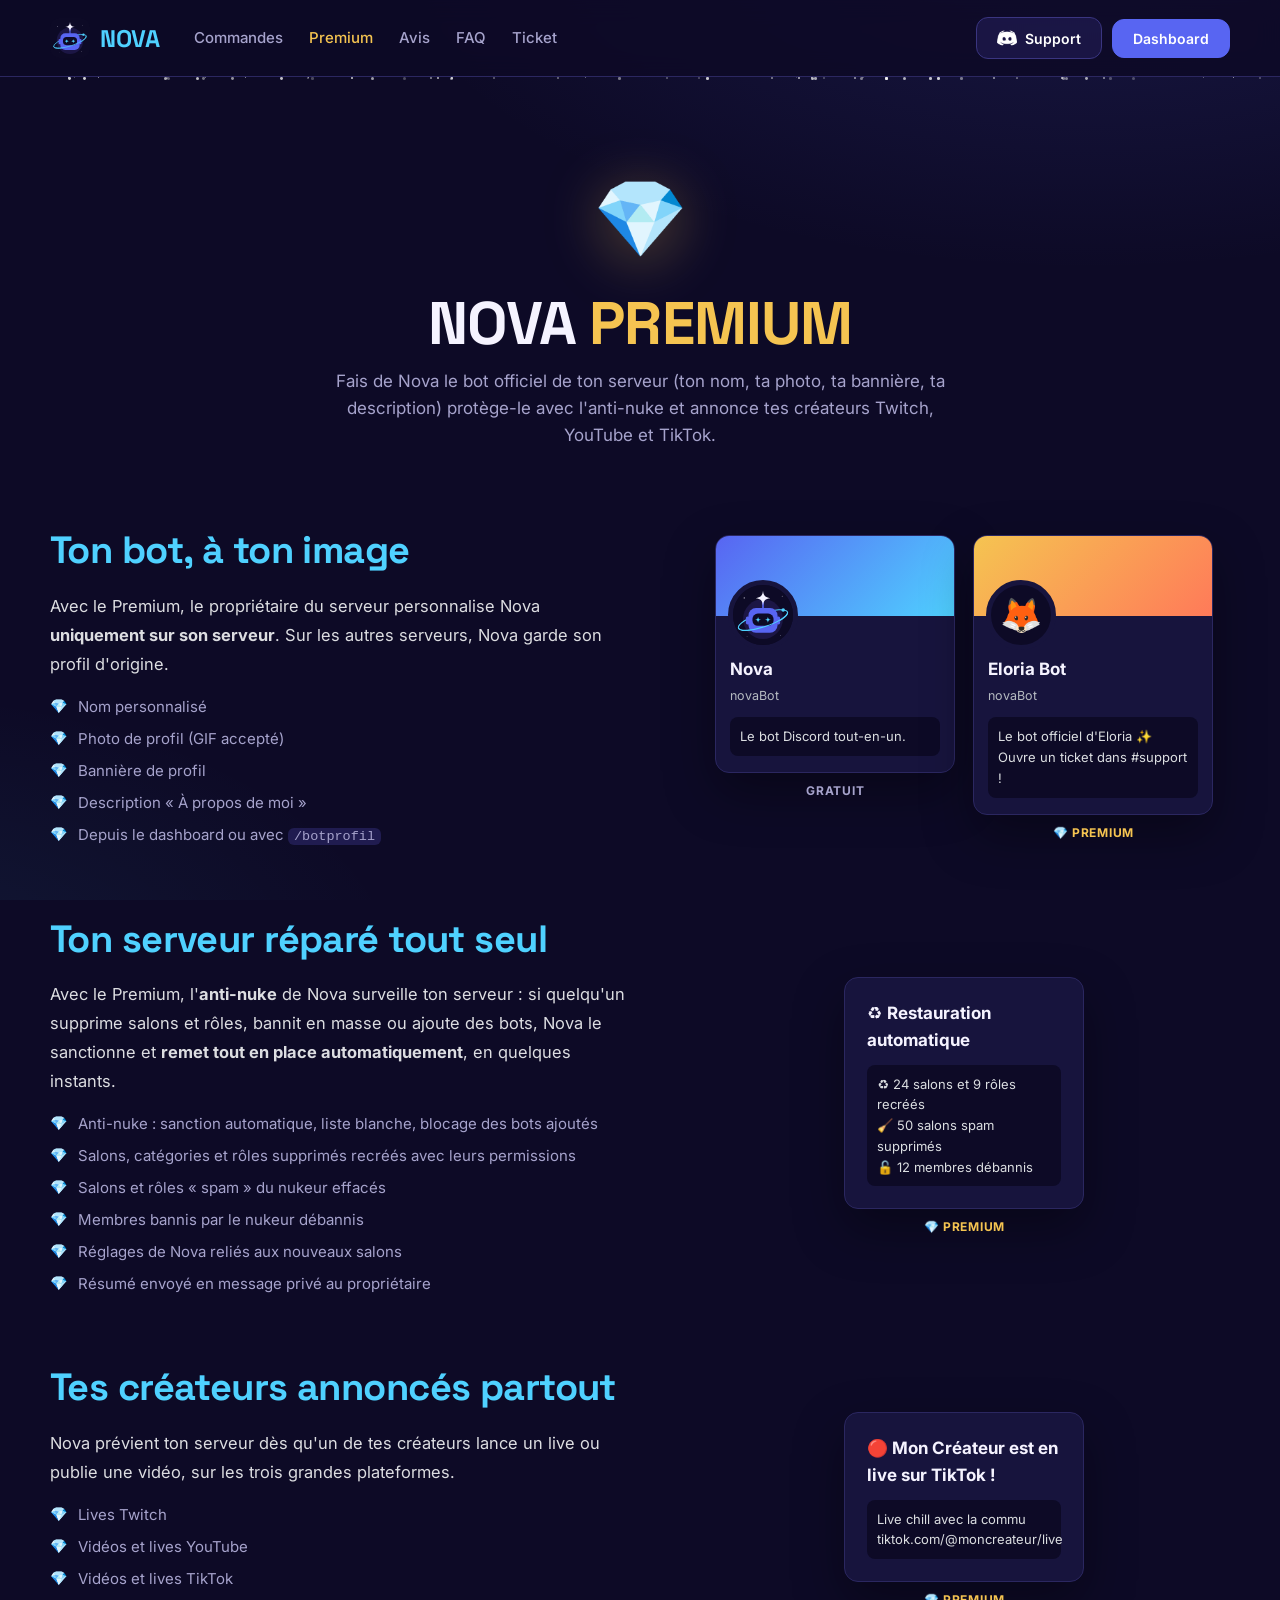
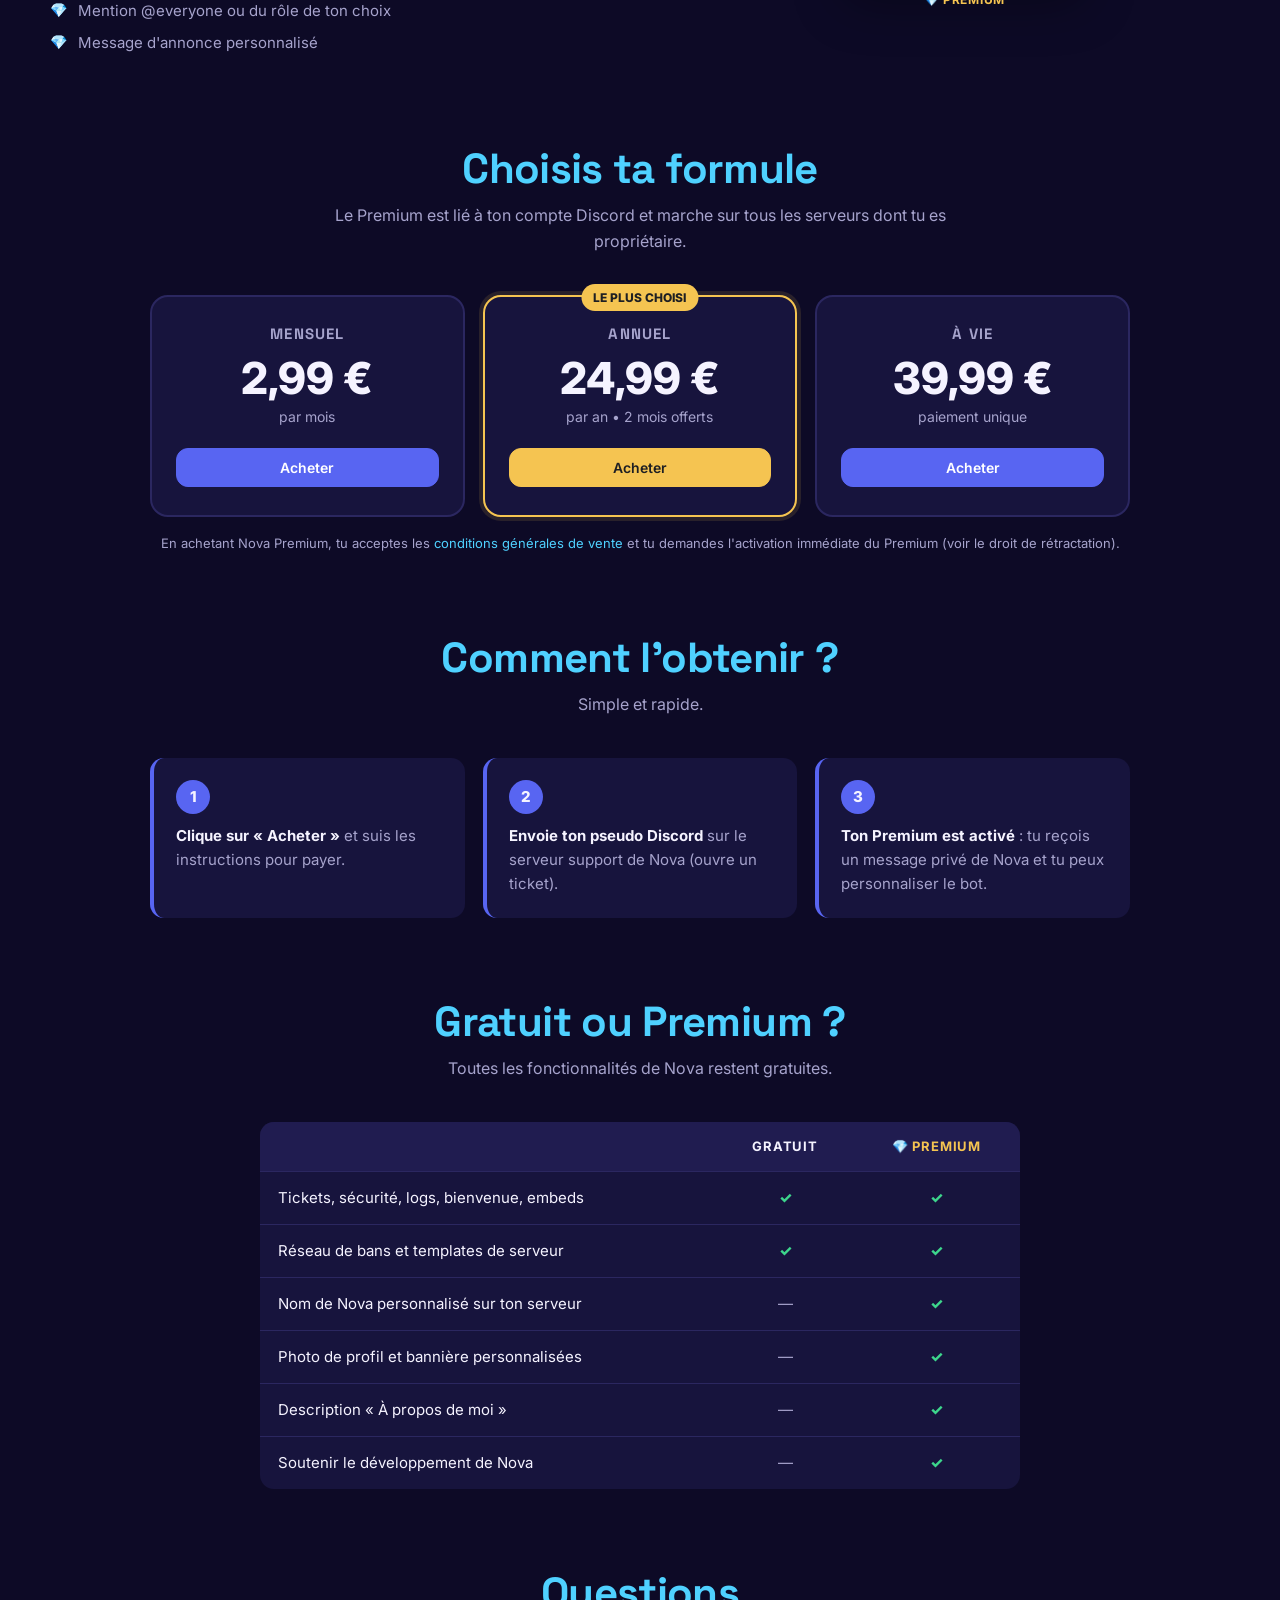
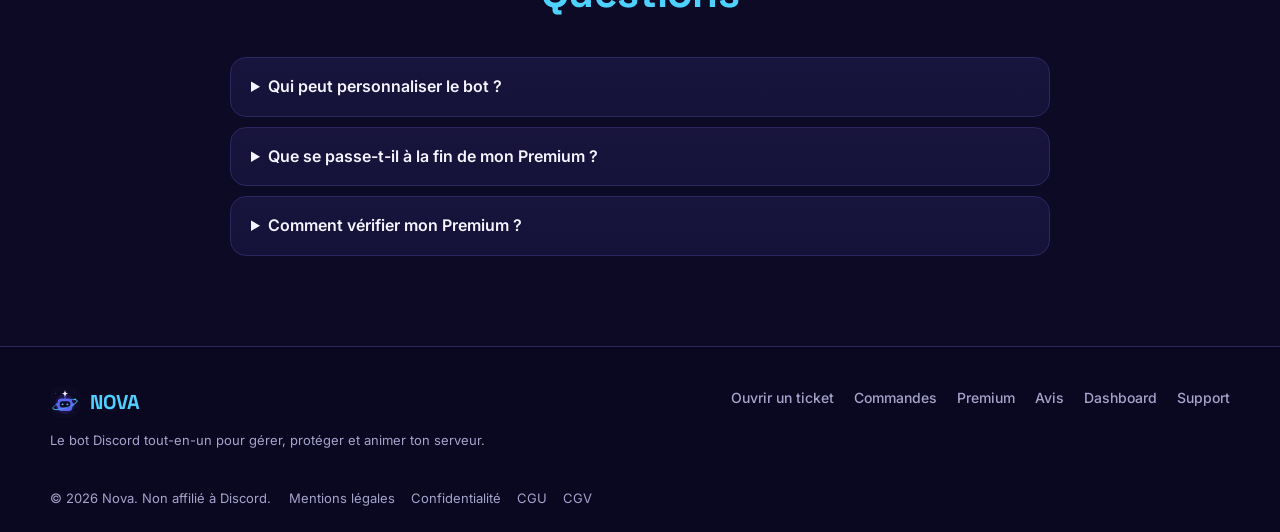
<file: premium.html>
<!doctype html>
<html lang="fr">
<head>
<meta charset="utf-8">
<meta name="viewport" content="width=device-width, initial-scale=1">
<meta name="theme-color" content="#0D0A26">
<title>Nova Premium</title>
<meta name="description" content="Nova Premium : donne à Nova le nom, la photo de profil, la bannière et la description de ton choix sur ton serveur.">
<link rel="preconnect" href="https://fonts.googleapis.com">
<link rel="preconnect" href="https://fonts.gstatic.com" crossorigin>
<link href="https://fonts.googleapis.com/css2?family=Inter:wght@400;500;600;700;800&family=Space+Grotesk:wght@500;600;700&display=swap" rel="stylesheet">
<link rel="stylesheet" href="assets/style.css?v=9">
<link rel="icon" href="assets/logo.svg" type="image/svg+xml">
<style>
  :root { --gold: #F5C451; --gold-d: #D9A62E; }
  .pm-hero { position: relative; text-align: center; padding: 80px 16px 40px; overflow: hidden; }
  .pm-gem { font-size: 76px; display: inline-block; animation: float 5s ease-in-out infinite; filter: drop-shadow(0 10px 30px rgba(245,196,81,.35)); }
  .pm-hero h1 { font-size: clamp(36px, 6vw, 60px); font-weight: 800; text-transform: uppercase; margin: 10px 0; }
  .pm-hero h1 span { color: var(--gold); }
  .pm-hero p { color: var(--muted); font-size: 17px; max-width: 620px; margin: 0 auto; }

  .pm-perk { display: grid; grid-template-columns: 1.1fr 1fr; gap: clamp(28px, 5vw, 70px); align-items: center; padding: 40px 0 70px; }
  @media (max-width: 860px) { .pm-perk { grid-template-columns: 1fr; } }
  .pm-perk h2 { font-size: clamp(26px, 3.6vw, 38px); font-weight: 700; color: var(--accent2); }
  .pm-perk p { color: #DCDDE1; font-size: 16.5px; line-height: 1.75; }
  .pm-perk ul { list-style: none; padding: 0; margin: 14px 0 0; display: grid; gap: 8px; }
  .pm-perk li { padding-left: 28px; position: relative; color: var(--muted); }
  .pm-perk li::before { content: '💎'; position: absolute; left: 0; font-size: 14px; }
  .pm-demo { display: flex; gap: 18px; justify-content: center; flex-wrap: wrap; }
  .pm-prof { width: 240px; background: #17143D; border: 1px solid #2B2760; border-radius: 14px; overflow: hidden; box-shadow: 0 20px 50px rgba(0,0,0,.35); }
  .pm-prof .bn { height: 80px; background: linear-gradient(135deg, var(--accent), var(--accent2)); }
  .pm-prof.custom .bn { background: linear-gradient(135deg, #F5C451, #FF7A59); }
  .pm-prof .av { width: 70px; height: 70px; border-radius: 50%; border: 5px solid #17143D; margin: -36px 0 0 12px; background: #0D0A26; display: grid; place-items: center; overflow: hidden; font-size: 34px; }
  .pm-prof .av img { width: 100%; height: 100%; }
  .pm-prof .bd { padding: 6px 14px 16px; }
  .pm-prof b { display: block; font-size: 17px; }
  .pm-prof small { color: #B5BAC1; }
  .pm-prof .ab { background: #0D0A26; border-radius: 8px; padding: 9px 10px; margin-top: 10px; font-size: 13px; color: #DBDEE1; }
  .pm-lbl { display: block; text-align: center; margin-top: 8px; font-size: 12px; font-weight: 700; text-transform: uppercase; letter-spacing: .06em; color: var(--muted); }

  .plans { display: grid; grid-template-columns: repeat(3, 1fr); gap: 18px; max-width: 980px; margin: 0 auto; }
  @media (max-width: 860px) { .plans { grid-template-columns: 1fr; max-width: 420px; } }
  .plan { position: relative; background: var(--card); border: 2px solid var(--line); border-radius: 18px; padding: 28px 24px; text-align: center; display: flex; flex-direction: column; }
  .plan.best { border-color: var(--gold); box-shadow: 0 0 0 4px rgba(245,196,81,.12); }
  .plan .tag { position: absolute; top: -13px; left: 50%; transform: translateX(-50%); background: var(--gold); color: #1E1F23; font-weight: 800; font-size: 12px; padding: 4px 12px; border-radius: 99px; text-transform: uppercase; white-space: nowrap; }
  .plan h3 { text-transform: uppercase; font-size: 15px; letter-spacing: .08em; color: var(--muted); margin-bottom: 14px; }
  .plan .price { font-size: 44px; font-weight: 800; line-height: 1; }
  .plan .per { color: var(--muted); font-size: 14px; margin: 6px 0 20px; }
  .plan .btn { justify-content: center; margin-top: auto; }
  .plan.best .btn { background: var(--gold); border-color: var(--gold); color: #1E1F23; }
  .plan.best .btn:hover { background: var(--gold-d); border-color: var(--gold-d); }

  .cmp { width: 100%; max-width: 760px; margin: 0 auto; border-collapse: collapse; background: var(--card); border-radius: 14px; overflow: hidden; }
  .cmp th, .cmp td { padding: 14px 18px; text-align: center; border-bottom: 1px solid var(--line); }
  .cmp th:first-child, .cmp td:first-child { text-align: left; }
  .cmp thead th { background: var(--card2); text-transform: uppercase; font-size: 13px; letter-spacing: .06em; }
  .cmp thead th:last-child { color: var(--gold); }
  .cmp tr:last-child td { border-bottom: 0; }
  .yes { color: var(--ok); font-weight: 800; } .no { color: var(--muted); }

  .how { display: grid; grid-template-columns: repeat(3, 1fr); gap: 18px; max-width: 980px; margin: 0 auto; counter-reset: s; }
  @media (max-width: 760px) { .how { grid-template-columns: 1fr; } }
  .how div { background: var(--card); border-radius: 14px; padding: 22px; border-left: 4px solid var(--accent); }
  .how div::before { counter-increment: s; content: counter(s); display: grid; place-items: center; width: 34px; height: 34px; border-radius: 50%; background: var(--accent); font-weight: 800; margin-bottom: 10px; }
  .how p { margin: 0; color: var(--muted); }
  .how b { color: var(--text); }
</style>
</head>
<body>
<header class="nav"><div class="container nav-inner">
  <a class="brand" href="index.html"><img src="assets/logo.svg" alt="" width="40" height="40"><span>NOVA</span></a>
  <nav class="nav-links"><a href="commandes.html">Commandes</a><a href="premium.html" style="color:var(--gold)">Premium</a><a href="avis.html">Avis</a><a href="index.html#faq">FAQ</a><a data-dash="/support" href="#">Ticket</a></nav>
  <div class="nav-actions"><a class="btn btn-discord" data-support href="https://discord.gg/zj9Qa7ptby" target="_blank" rel="noopener" aria-label="Rejoindre le serveur Discord de Nova"><img src="assets/discord.png" alt="" width="20" height="20"><span>Support</span></a><a class="btn" data-dash="/login" href="#">Dashboard</a></div>
</div></header>

<main>
<section class="pm-hero">
  <div class="stars" id="stars"></div>
  <div class="pm-gem">💎</div>
  <h1>Nova <span>Premium</span></h1>
  <p>Fais de Nova le bot officiel de ton serveur (ton nom, ta photo, ta bannière, ta description) protège-le avec l'anti-nuke et annonce tes créateurs Twitch, YouTube et TikTok.</p>
</section>

<section class="container pm-perk">
  <div>
    <h2>Ton bot, à ton image</h2>
    <p>Avec le Premium, le propriétaire du serveur personnalise Nova <b>uniquement sur son serveur</b>. Sur les autres serveurs, Nova garde son profil d'origine.</p>
    <ul><li>Nom personnalisé</li><li>Photo de profil (GIF accepté)</li><li>Bannière de profil</li><li>Description « À propos de moi »</li><li>Depuis le dashboard ou avec <code>/botprofil</code></li></ul>
  </div>
  <div>
    <div class="pm-demo">
      <div><div class="pm-prof"><div class="bn"></div><div class="av"><img src="assets/logo.svg" alt=""></div><div class="bd"><b>Nova</b><small>novaBot</small><div class="ab">Le bot Discord tout-en-un.</div></div></div><span class="pm-lbl">Gratuit</span></div>
      <div><div class="pm-prof custom"><div class="bn"></div><div class="av">🦊</div><div class="bd"><b>Eloria Bot</b><small>novaBot</small><div class="ab">Le bot officiel d'Eloria ✨ Ouvre un ticket dans #support !</div></div></div><span class="pm-lbl" style="color:var(--gold)">💎 Premium</span></div>
    </div>
  </div>
</section>

<section class="container pm-perk" style="padding-top:0">
  <div>
    <h2>Ton serveur réparé tout seul</h2>
    <p>Avec le Premium, l'<b>anti-nuke</b> de Nova surveille ton serveur : si quelqu'un supprime salons et rôles, bannit en masse ou ajoute des bots, Nova le sanctionne et <b>remet tout en place automatiquement</b>, en quelques instants.</p>
    <ul><li>Anti-nuke : sanction automatique, liste blanche, blocage des bots ajoutés</li><li>Salons, catégories et rôles supprimés recréés avec leurs permissions</li><li>Salons et rôles « spam » du nukeur effacés</li><li>Membres bannis par le nukeur débannis</li><li>Réglages de Nova reliés aux nouveaux salons</li><li>Résumé envoyé en message privé au propriétaire</li></ul>
  </div>
  <div>
    <div class="pm-demo"><div><div class="pm-prof"><div class="bd" style="padding:22px"><b>♻️ Restauration automatique</b><div class="ab" style="margin-top:10px">♻️ 24 salons et 9 rôles recréés<br>🧹 50 salons spam supprimés<br>🔓 12 membres débannis</div></div></div><span class="pm-lbl" style="color:var(--gold)">💎 Premium</span></div></div>
  </div>
</section>

<section class="container pm-perk" style="padding-top:0">
  <div>
    <h2>Tes créateurs annoncés partout</h2>
    <p>Nova prévient ton serveur dès qu'un de tes créateurs lance un live ou publie une vidéo, sur les trois grandes plateformes.</p>
    <ul><li>Lives Twitch</li><li>Vidéos et lives YouTube</li><li>Vidéos et lives TikTok</li><li>Mention @everyone ou du rôle de ton choix</li><li>Message d'annonce personnalisé</li></ul>
  </div>
  <div>
    <div class="pm-demo"><div><div class="pm-prof"><div class="bd" style="padding:22px"><b>🔴 Mon Créateur est en live sur TikTok !</b><div class="ab" style="margin-top:10px">Live chill avec la commu<br>tiktok.com/@moncreateur/live</div></div></div><span class="pm-lbl" style="color:var(--gold)">💎 Premium</span></div></div>
  </div>
</section>

<section class="section" style="padding-top:20px">
  <h2 class="dtitle">Choisis ta formule</h2><p class="dlead">Le Premium est lié à ton compte Discord et marche sur tous les serveurs dont tu es propriétaire.</p>
  <div class="container plans" id="plans"></div>
  <p class="container small muted center" style="margin-top:16px">En achetant Nova Premium, tu acceptes les <a href="cgv.html" style="color:var(--accent2)">conditions générales de vente</a> et tu demandes l'activation immédiate du Premium (voir le droit de rétractation).</p>
</section>

<section class="section" style="padding-top:0">
  <h2 class="dtitle">Comment l'obtenir ?</h2><p class="dlead">Simple et rapide.</p>
  <div class="container how">
    <div><p><b>Clique sur « Acheter »</b> et suis les instructions pour payer.</p></div>
    <div><p><b>Envoie ton pseudo Discord</b> sur le serveur support de Nova (ouvre un ticket).</p></div>
    <div><p><b>Ton Premium est activé</b> : tu reçois un message privé de Nova et tu peux personnaliser le bot.</p></div>
  </div>
</section>

<section class="section" style="padding-top:0"><div class="container">
  <h2 class="dtitle">Gratuit ou Premium ?</h2><p class="dlead">Toutes les fonctionnalités de Nova restent gratuites.</p>
  <table class="cmp">
    <thead><tr><th></th><th>Gratuit</th><th>💎 Premium</th></tr></thead>
    <tbody>
      <tr><td>Tickets, sécurité, logs, bienvenue, embeds</td><td class="yes">✓</td><td class="yes">✓</td></tr>
      <tr><td>Réseau de bans et templates de serveur</td><td class="yes">✓</td><td class="yes">✓</td></tr>
      <tr><td>Nom de Nova personnalisé sur ton serveur</td><td class="no">—</td><td class="yes">✓</td></tr>
      <tr><td>Photo de profil et bannière personnalisées</td><td class="no">—</td><td class="yes">✓</td></tr>
      <tr><td>Description « À propos de moi »</td><td class="no">—</td><td class="yes">✓</td></tr>
      <tr><td>Soutenir le développement de Nova</td><td class="no">—</td><td class="yes">✓</td></tr>
    </tbody>
  </table>
</div></section>

<section id="faq" class="section" style="padding-top:0"><div class="container narrow">
  <h2 class="dtitle">Questions</h2><p class="dlead"></p>
  <details class="faq"><summary>Qui peut personnaliser le bot ?</summary><p>Uniquement le propriétaire du serveur, et seulement s'il a le Premium. Les administrateurs ne peuvent pas changer le profil de Nova.</p></details>
  <details class="faq"><summary>Que se passe-t-il à la fin de mon Premium ?</summary><p>Nova reprend automatiquement son nom, sa photo, sa bannière et sa description d'origine sur tes serveurs. Tout le reste continue de marcher.</p></details>
  <details class="faq"><summary>Comment vérifier mon Premium ?</summary><p>Tape <code>/premium statut</code> sur n'importe quel serveur où se trouve Nova.</p></details>
</div></section>
</main>

<footer class="footer">
  <div class="container footer-inner">
    <div><a class="brand" href="index.html"><img src="assets/logo.svg" alt="" width="30" height="30"><span>NOVA</span></a>
      <p class="muted small">Le bot Discord tout-en-un pour gérer, protéger et animer ton serveur.</p></div>
    <div class="footer-links"><a data-dash="/support" href="#">Ouvrir un ticket</a><a href="commandes.html">Commandes</a><a href="premium.html">Premium</a><a href="avis.html">Avis</a><a data-dash="/login" href="#">Dashboard</a><a data-support href="https://discord.gg/zj9Qa7ptby" target="_blank" rel="noopener">Support</a></div>
  </div>
  <div class="container small muted footer-bottom">© 2026 Nova. Non affilié à Discord.<span class="footer-legal"><a href="mentions-legales.html">Mentions légales</a><a href="confidentialite.html">Confidentialité</a><a href="cgu.html">CGU</a><a href="cgv.html">CGV</a></span></div>
</footer>
<script src="assets/config.js?v=7"></script>
<script>
(() => {
  const P = (window.NOVA && window.NOVA.premium) || {};
  const plans = P.plans || [];
  const esc = (t) => String(t).replace(/[&<>"]/g, (c) => ({ '&': '&amp;', '<': '&lt;', '>': '&gt;', '"': '&quot;' }[c]));
  const buy = P.buyUrl || (window.NOVA && window.NOVA.support) || '#';
  document.getElementById('plans').innerHTML = plans.map((p) => `<div class="plan ${p.best ? 'best' : ''}">${p.best ? '<span class="tag">Le plus choisi</span>' : ''}
    <h3>${esc(p.name)}</h3><div class="price">${esc(p.price)}</div><div class="per">${esc(p.per || '')}</div>
    <a class="btn" href="${esc(p.url || buy)}" target="_blank" rel="noopener">Acheter</a></div>`).join('');
  const box = document.getElementById('stars');
  for (let i = 0; i < (innerWidth < 600 ? 30 : 60); i++) {
    const s = document.createElement('i'); const z = Math.random() * 2.4 + 1; const t = 9 + Math.random() * 14;
    s.style.cssText = `left:${(Math.random() * 100).toFixed(2)}%;width:${z.toFixed(1)}px;height:${z.toFixed(1)}px;--o:${(0.25 + Math.random() * 0.6).toFixed(2)};--t:${t.toFixed(1)}s;--d:${(-Math.random() * t).toFixed(1)}s;--dx:${(Math.random() * 60 - 30).toFixed(0)}px`;
    box.appendChild(s);
  }
})();
</script>
</body>
</html>
</file>
<file: assets/style.css>
:root {
  --bg: #0D0A26; --bg2: #120F33; --card: #17143D; --card2: #1F1B4D; --line: #2E2A63;
  --text: #F5F3FF; --muted: #A6A3CC; --accent: #5865F2; --accent2: #4FD1FF; --ok: #3DD68C; --err: #F2545B; --warn: #F5C451;
  --radius: 14px; --shadow: 0 10px 40px rgba(0,0,0,.35);
}
* { box-sizing: border-box; }
html { scroll-behavior: smooth; }
html, body { cursor: url(cursor.png) 4 3, url(cursor.svg) 4 3, auto; }
/* Curseur Nova */
a, button, summary, label, select, .btn, [role="button"], .switch, .toggle-row, .inline-check { cursor: url(cursor-pointer.png) 16 16, url(cursor-pointer.svg) 16 16, pointer !important; }
input:not([type=checkbox]):not([type=color]), textarea { cursor: text; }
::selection { background: rgba(79,209,255,.35); color: #fff; }
body { margin: 0; background-color: var(--bg);
  background-image: radial-gradient(1.5px 1.5px at 12% 18%, rgba(245,243,255,.55), transparent 60%), radial-gradient(1px 1px at 68% 9%, rgba(245,243,255,.45), transparent 60%), radial-gradient(1.5px 1.5px at 84% 46%, rgba(79,209,255,.5), transparent 60%), radial-gradient(1px 1px at 33% 64%, rgba(245,243,255,.4), transparent 60%), radial-gradient(1px 1px at 52% 88%, rgba(245,243,255,.35), transparent 60%), radial-gradient(1.5px 1.5px at 6% 79%, rgba(79,209,255,.4), transparent 60%);
  background-size: 640px 640px; background-attachment: fixed; color: var(--text); font: 15px/1.6 Inter, system-ui, sans-serif; -webkit-font-smoothing: antialiased; }
a { color: inherit; text-decoration: none; }
h1, h2, h3 { font-family: 'Space Grotesk', Inter, sans-serif; line-height: 1.15; margin: 0 0 .5em; letter-spacing: -.01em; }
h1 { font-size: clamp(28px, 4vw, 40px); }
h2 { font-size: clamp(22px, 3vw, 30px); }
h3 { font-size: 18px; }
code { background: var(--card2); padding: 1px 6px; border-radius: 6px; font-size: .9em; }
.container { width: min(1180px, 100% - 32px); margin: 0 auto; }
.narrow { width: min(820px, 100% - 32px); }
.center { text-align: center; }
.muted { color: var(--muted); }
.small { font-size: 13px; }
.pad-xl { padding: 90px 0; }
.big-emoji { font-size: 54px; }

/* Boutons */
.btn { display: inline-flex; align-items: center; gap: 8px; padding: 10px 18px; border-radius: 10px; border: 1px solid transparent; cursor: pointer;
  background: linear-gradient(135deg, var(--accent), var(--accent2)); color: #fff; font: 600 14px Inter, sans-serif; transition: transform .15s, filter .15s, background .15s; white-space: nowrap; }
.btn:hover { transform: translateY(-1px); filter: brightness(1.1); }
.btn:disabled { opacity: .55; cursor: wait !important; transform: none; }
.btn-ghost { background: var(--card2); border-color: var(--line); }
.btn-discord { background: #5865F2; }
.btn-discord img { flex-shrink: 0; display: block; }
.btn-danger { background: rgba(242,84,91,.12); border-color: rgba(242,84,91,.4); color: #ff9aa0; }
.btn-lg { padding: 14px 26px; font-size: 16px; border-radius: 12px; }
.btn-sm { padding: 6px 12px; font-size: 13px; }
.icon-btn { background: none; border: 0; color: var(--muted); cursor: pointer; font-size: 16px; padding: 4px 8px; border-radius: 8px; }
.icon-btn:hover { background: var(--card2); color: var(--err); }

/* Nav */
.nav { position: sticky; top: 0; z-index: 50; background: rgba(13,10,38,.72); backdrop-filter: blur(14px); border-bottom: 1px solid rgba(255,255,255,.05); }
.nav-inner { display: flex; align-items: center; gap: 24px; height: 64px; }
.brand { display: flex; align-items: center; gap: 10px; font: 800 19px Unbounded, 'Space Grotesk', sans-serif; letter-spacing: .04em; text-transform: uppercase; }
.brand img { border-radius: 9px; }
.nav-links { display: flex; gap: 22px; color: var(--muted); font-weight: 500; }
.nav-links a:hover { color: var(--text); }
.nav-actions { margin-left: auto; display: flex; gap: 10px; align-items: center; }
.user-pill { display: flex; align-items: center; gap: 8px; padding: 4px 12px 4px 4px; border-radius: 99px; background: var(--card2); border: 1px solid var(--line); font-weight: 600; font-size: 14px; }
.user-pill img { width: 28px; height: 28px; border-radius: 50%; }
@media (max-width: 760px) { .btn-discord span { display: none; } .btn-discord { padding: 10px 12px; } .nav-links { display: none; } .user-pill span { display: none; } .nav-actions .btn-ghost { display: none; } }

/* Hero */
.hero { position: relative; overflow: hidden; padding: 110px 0 80px; text-align: center; }
.hero-glow { position: absolute; inset: -40% -10% auto; height: 700px; background: radial-gradient(closest-side, rgba(88,101,242,.35), transparent 70%), radial-gradient(closest-side at 70% 40%, rgba(79,209,255,.25), transparent 70%); filter: blur(20px); pointer-events: none; }
.hero-inner { position: relative; }
.hero-pill { display: inline-flex; align-items: center; gap: 10px; padding: 6px 18px 6px 6px; border-radius: 99px; background: rgba(23,20,61,.75); border: 1px solid var(--line); font-size: 15px; transition: border-color .2s; }
.hero-pill:hover { border-color: rgba(79,209,255,.5); }
.hero-pill img { border-radius: 50%; display: block; }
.hero-pill b { font-weight: 700; }
.hero-pill span { color: var(--muted); }
.hero h1 { font-size: clamp(34px, 6vw, 64px); max-width: 900px; margin: 18px auto; }
.grad { background: linear-gradient(135deg, #F5F3FF, #4FD1FF 55%, #8C96FF); -webkit-background-clip: text; background-clip: text; color: transparent; }
.lead { font-size: clamp(16px, 2vw, 19px); color: var(--muted); max-width: 640px; margin: 0 auto 32px; }
.badge { display: inline-block; padding: 6px 14px; border-radius: 99px; background: rgba(88,101,242,.12); border: 1px solid rgba(88,101,242,.35); color: #BFEFFF; font-size: 13px; font-weight: 600; }
.hero-cta { display: flex; gap: 12px; justify-content: center; flex-wrap: wrap; }
.stats { display: grid; grid-template-columns: repeat(4, 1fr); gap: 12px; max-width: 760px; margin: 56px auto 0; }
.stats div { background: rgba(23,20,61,.6); border: 1px solid var(--line); border-radius: var(--radius); padding: 16px; }
.stats strong { display: block; font: 700 24px 'Space Grotesk', sans-serif; }
.stats span { color: var(--muted); font-size: 13px; }
.online { color: var(--ok); } .offline { color: var(--err); }
@media (max-width: 640px) { .stats { grid-template-columns: repeat(2, 1fr); } }

/* Sections */
.section { padding: 80px 0; }
.section.alt { background: var(--bg2); border-block: 1px solid rgba(255,255,255,.04); }
.section-head { text-align: center; max-width: 680px; margin: 0 auto 44px; }
.kicker { display: inline-block; color: #8FE3FF; font-weight: 700; font-size: 13px; text-transform: uppercase; letter-spacing: .1em; margin-bottom: 10px; }
.card { background: var(--card); border: 1px solid var(--line); border-radius: var(--radius); padding: 22px; }
.grid-2, .grid-3, .grid-4 { display: grid; gap: 16px; }
.grid-2 { grid-template-columns: repeat(2, 1fr); }
.grid-3 { grid-template-columns: repeat(3, 1fr); }
.grid-4 { grid-template-columns: repeat(4, 1fr); }
@media (max-width: 900px) { .grid-3, .grid-4 { grid-template-columns: repeat(2, 1fr); } }
@media (max-width: 600px) { .grid-2, .grid-3, .grid-4 { grid-template-columns: 1fr; } }
.feature { transition: border-color .2s, transform .2s; }
.feature:hover { border-color: rgba(88,101,242,.5); transform: translateY(-3px); }
.feature-ico { width: 46px; height: 46px; display: grid; place-items: center; font-size: 22px; border-radius: 12px; background: rgba(88,101,242,.14); margin-bottom: 14px; }
.split { display: grid; grid-template-columns: 1fr 1.1fr; gap: 48px; align-items: center; }
@media (max-width: 860px) { .split { grid-template-columns: 1fr; } }
.checks { list-style: none; padding: 0; margin: 18px 0 24px; }
.checks li { padding: 6px 0 6px 28px; position: relative; }
.checks li::before { content: '✓'; position: absolute; left: 0; color: var(--ok); font-weight: 800; }
.mock { display: grid; grid-template-columns: 150px 1fr; border-radius: var(--radius); overflow: hidden; border: 1px solid var(--line); box-shadow: var(--shadow); background: var(--card); min-height: 280px; }
.mock-side { background: var(--bg2); padding: 14px 10px; display: flex; flex-direction: column; gap: 4px; font-size: 13px; color: var(--muted); }
.mock-side span { padding: 7px 10px; border-radius: 8px; }
.mock-side .on { background: rgba(88,101,242,.18); color: var(--text); }
.mock-main { padding: 18px; display: flex; flex-direction: column; gap: 16px; }
.mock-embed { border-left: 4px solid var(--accent); background: var(--card2); padding: 12px 14px; border-radius: 6px; font-size: 14px; }
.mock-embed p { margin: 6px 0 10px; color: var(--muted); }
.mock-select { background: var(--bg); border: 1px solid var(--line); border-radius: 6px; padding: 8px 10px; color: var(--muted); }
.mock-row { display: flex; align-items: center; gap: 8px; font-size: 13px; color: var(--muted); flex-wrap: wrap; }
.tog { width: 30px; height: 17px; border-radius: 99px; background: var(--line); display: inline-block; position: relative; }
.tog::after { content: ''; position: absolute; top: 2px; left: 2px; width: 13px; height: 13px; border-radius: 50%; background: #fff; }
.tog.on { background: var(--accent); } .tog.on::after { left: 15px; }
@media (max-width: 500px) { .mock { grid-template-columns: 1fr; } .mock-side { display: none; } }
.faq { background: var(--card); border: 1px solid var(--line); border-radius: 12px; padding: 16px 20px; margin-bottom: 10px; }
.faq summary { cursor: pointer; font-weight: 600; }
.faq p { color: var(--muted); margin: 10px 0 0; }
.cta { background: radial-gradient(closest-side, rgba(88,101,242,.18), transparent); }

/* Commandes */
.search { max-width: 420px; margin: 16px auto 0; }
.cat-title { margin-top: 32px; }
.cmd-list { display: grid; gap: 8px; }
.cmd { display: flex; gap: 14px; align-items: baseline; background: var(--card); border: 1px solid var(--line); border-radius: 10px; padding: 12px 16px; }
.cmd code { color: #BFEFFF; font-weight: 600; }

/* Serveurs */
.guild-grid { display: grid; grid-template-columns: repeat(auto-fill, minmax(200px, 1fr)); gap: 16px; }
.guild { display: flex; flex-direction: column; align-items: center; gap: 12px; text-align: center; transition: border-color .2s, transform .2s; }
.guild:hover { border-color: rgba(88,101,242,.5); transform: translateY(-2px); }
.guild img, .guild-ph { width: 72px; height: 72px; border-radius: 22px; }
.guild-ph { display: grid; place-items: center; background: var(--card2); font: 700 26px 'Space Grotesk'; }
.guild-ph.sm { width: 36px; height: 36px; border-radius: 10px; font-size: 16px; }
.guild.absent img, .guild.absent .guild-ph { filter: grayscale(1); opacity: .6; }
.alert { background: rgba(245,196,81,.1); border: 1px solid rgba(245,196,81,.35); color: #F7D88A; padding: 12px 16px; border-radius: 10px; margin-bottom: 18px; }

/* Dashboard */
body.dash .footer { display: none; }
.dash-layout { display: grid; grid-template-columns: 250px 1fr; min-height: calc(100vh - 64px); }
.sidebar { background: var(--bg2); border-right: 1px solid var(--line); padding: 18px 12px; position: sticky; top: 64px; height: calc(100vh - 64px); overflow-y: auto; }
.side-guild { display: flex; align-items: center; gap: 10px; padding: 10px; border-radius: 12px; background: var(--card); border: 1px solid var(--line); margin-bottom: 18px; font-weight: 600; }
.side-guild img { width: 36px; height: 36px; border-radius: 10px; }
.side-guild span { flex: 1; overflow: hidden; text-overflow: ellipsis; white-space: nowrap; }
.side-guild b { color: var(--muted); }
.sidebar nav { display: flex; flex-direction: column; gap: 2px; }
.sidebar nav a { display: flex; gap: 10px; align-items: center; padding: 10px 12px; border-radius: 10px; color: var(--muted); font-weight: 500; }
.sidebar nav a:hover { background: var(--card); color: var(--text); }
.sidebar nav a.active { background: rgba(88,101,242,.16); color: var(--text); }
.dash-main { padding: 28px clamp(16px, 3vw, 40px) 120px; min-width: 0; }
.dash-main > .card, .mod-form > .card { margin-bottom: 18px; }
.mod-form h2 { font-size: 19px; }
.h-sub { margin-top: 28px; font-size: 20px; }
.stat span { color: var(--muted); font-size: 13px; }
.stat strong { display: block; font: 700 28px 'Space Grotesk'; }
.mod { display: flex; justify-content: space-between; align-items: center; }
.pill { font-size: 12px; padding: 3px 10px; border-radius: 99px; background: var(--card2); color: var(--muted); }
.pill.on { background: rgba(61,214,140,.15); color: var(--ok); }
@media (max-width: 860px) {
  .dash-layout { grid-template-columns: 1fr; }
  .sidebar { position: static; height: auto; border-right: 0; border-bottom: 1px solid var(--line); }
  .sidebar nav { flex-direction: row; overflow-x: auto; }
  .sidebar nav a { white-space: nowrap; }
}

/* Formulaires */
.field { display: flex; flex-direction: column; gap: 6px; margin-bottom: 14px; min-width: 0; }
.field > label { font-size: 13px; font-weight: 600; color: #C8C4D8; }
.field small { font-size: 12px; }
.input { width: 100%; background: var(--bg); border: 1px solid var(--line); color: var(--text); border-radius: 10px; padding: 10px 12px; font: 14px Inter, sans-serif; outline: none; transition: border-color .15s; }
.input:focus { border-color: var(--accent); }
textarea.input { resize: vertical; min-height: 44px; }
select.input { cursor: pointer; }
.input.color { padding: 4px; height: 42px; cursor: pointer; }
.row-2, .row-3 { display: grid; gap: 14px; }
.row-2 { grid-template-columns: 1fr 1fr; }
.row-3 { grid-template-columns: 110px 1fr 1fr; }
@media (max-width: 700px) { .row-2, .row-3 { grid-template-columns: 1fr; } }
.toggle-row { display: flex; justify-content: space-between; align-items: center; gap: 16px; padding: 12px 0; border-bottom: 1px solid rgba(255,255,255,.04); cursor: pointer; }
.toggle-row span { display: flex; flex-direction: column; }
.switch { appearance: none; width: 42px; height: 24px; border-radius: 99px; background: var(--line); position: relative; cursor: pointer; flex-shrink: 0; transition: background .2s; }
.switch::after { content: ''; position: absolute; top: 3px; left: 3px; width: 18px; height: 18px; border-radius: 50%; background: #fff; transition: left .2s; }
.switch:checked { background: var(--accent); }
.switch:checked::after { left: 21px; }
.inline-check { display: inline-flex; gap: 8px; align-items: center; font-size: 13px; color: var(--muted); cursor: pointer; }
details.sub { margin: 4px 0 14px; }
details.sub summary { cursor: pointer; color: #8FE3FF; font-weight: 600; font-size: 14px; margin-bottom: 12px; }
.vars { display: block; margin-top: 4px; line-height: 2; }
.send-row { display: flex; gap: 8px; }
.cat-item, .emb-item { border: 1px dashed var(--line); border-radius: 12px; padding: 16px; margin-bottom: 14px; background: rgba(255,255,255,.01); }
.emb-item { border-style: solid; background: var(--card); }

/* Multi-select en puces */
.multi-wrap { display: flex; flex-wrap: wrap; gap: 6px; align-items: center; background: var(--bg); border: 1px solid var(--line); border-radius: 10px; padding: 6px; min-height: 44px; }
.chip { display: inline-flex; align-items: center; gap: 6px; background: var(--card2); border: 1px solid var(--line); padding: 3px 4px 3px 10px; border-radius: 99px; font-size: 13px; }
.chip button { background: none; border: 0; color: var(--muted); cursor: pointer; font-size: 14px; padding: 0 4px; }
.chip button:hover { color: var(--err); }
.multi-add { background: transparent; border: 0; color: var(--muted); font: 13px Inter; padding: 4px; cursor: pointer; max-width: 170px; outline: none; }
.multi-add option { background: var(--card); color: var(--text); }

/* Éditeur d'embed */
.embed-editor { display: grid; grid-template-columns: 1fr 1fr; gap: 20px; margin: 10px 0 16px; }
@media (max-width: 1100px) { .embed-editor { grid-template-columns: 1fr; } }
.embed-field { display: grid; grid-template-columns: 1fr 1.4fr auto auto; gap: 8px; align-items: start; margin-bottom: 8px; }
@media (max-width: 600px) { .embed-field { grid-template-columns: 1fr; } }
.embed-preview-wrap { position: sticky; top: 80px; align-self: start; }
.preview-label { font-size: 12px; text-transform: uppercase; letter-spacing: .08em; color: var(--muted); font-weight: 700; margin-bottom: 8px; }
.discord-msg { display: flex; gap: 12px; background: #313338; color: #DBDEE1; border-radius: 10px; padding: 14px; font: 14.5px/1.4 'gg sans', Inter, sans-serif; }
.bot-av { width: 40px; height: 40px; border-radius: 50%; }
.bot-name { font-weight: 600; color: #F2F3F5; margin-bottom: 4px; }
.bot-tag { background: #5865F2; color: #fff; font-size: 10px; padding: 1px 5px; border-radius: 4px; font-weight: 700; vertical-align: middle; }
.d-embed, .ep-embed { background: #2B2D31; border-left: 4px solid #5865F2; border-radius: 4px; padding: 10px 14px 12px; margin-top: 6px; max-width: 520px; display: grid; grid-template-columns: 1fr auto; gap: 0 14px; }
.ep-embed > *, .d-embed > * { grid-column: 1; }
.ep-thumb { grid-column: 2 !important; grid-row: 1 / span 6; width: 76px; height: 76px; border-radius: 4px; object-fit: cover; }
.ep-author { display: flex; align-items: center; gap: 8px; font-size: 13px; font-weight: 600; margin-bottom: 4px; }
.ep-author img, .ep-footer img { width: 22px; height: 22px; border-radius: 50%; }
.ep-title, .d-title { font-weight: 700; color: #F2F3F5; margin-bottom: 4px; }
.ep-title a { color: #00A8FC; }
.ep-desc, .d-desc { font-size: 14px; white-space: pre-wrap; word-wrap: break-word; }
.ep-fields { display: grid; grid-template-columns: repeat(3, 1fr); gap: 8px; margin-top: 8px; }
.ep-fields .full { grid-column: 1 / -1; }
.ep-fields b { display: block; font-size: 13px; color: #F2F3F5; }
.ep-image { max-width: 100%; border-radius: 4px; margin-top: 10px; grid-column: 1 / -1 !important; }
.ep-footer { display: flex; align-items: center; gap: 6px; font-size: 12px; color: #B5BAC1; margin-top: 8px; }
.ep-content { white-space: pre-wrap; margin-bottom: 4px; }
.mention { background: rgba(88,101,242,.3); color: #C9CDFB; padding: 0 3px; border-radius: 3px; }

/* Barre d'enregistrement + toast */
.savebar { position: fixed; left: 50%; bottom: 22px; transform: translateX(-50%); display: flex; align-items: center; gap: 12px; padding: 10px 12px 10px 20px; border-radius: 14px; background: #1F1B4D; border: 1px solid var(--line); box-shadow: var(--shadow); z-index: 60; width: min(560px, calc(100% - 32px)); }
.savebar span { flex: 1; font-weight: 600; font-size: 14px; }
.toast { position: fixed; right: 22px; top: 80px; padding: 12px 18px; border-radius: 12px; background: var(--card2); border: 1px solid var(--line); box-shadow: var(--shadow); z-index: 70; font-weight: 600; max-width: calc(100% - 44px); }
.toast.ok { border-color: rgba(61,214,140,.5); } .toast.err { border-color: rgba(242,84,91,.6); }

/* Tableau / transcripts */
.table-card { overflow-x: auto; }
.table { width: 100%; border-collapse: collapse; font-size: 14px; }
.table th { text-align: left; color: var(--muted); font-weight: 600; padding: 10px; border-bottom: 1px solid var(--line); }
.table td { padding: 10px; border-bottom: 1px solid rgba(255,255,255,.04); }
.transcript-head { margin-bottom: 16px; }
.th-top { display: flex; gap: 14px; align-items: center; margin-bottom: 14px; }
.th-top img { width: 52px; height: 52px; border-radius: 14px; }
.th-top h1 { font-size: 24px; margin: 0; }
.th-top p { margin: 2px 0 0; }
.th-meta span { display: block; color: var(--muted); font-size: 12px; }
.notes { margin-bottom: 16px; border-color: rgba(245,196,81,.35); }
.chat { background: #313338; border-color: #3F4147; color: #DBDEE1; padding: 8px 0; }
.msg { display: flex; gap: 14px; padding: 8px 18px; }
.msg:hover { background: rgba(0,0,0,.08); }
.av { width: 40px; height: 40px; border-radius: 50%; flex-shrink: 0; }
.msg-body { min-width: 0; flex: 1; }
.msg-head b { color: #F2F3F5; }
.msg-text { word-wrap: break-word; }
.msg-text pre { background: #2B2D31; padding: 8px; border-radius: 6px; overflow-x: auto; }
.msg-text a { color: #00A8FC; }
.att-img { max-width: 360px; max-height: 300px; border-radius: 8px; margin-top: 6px; display: block; }
.att { display: inline-block; margin-top: 6px; padding: 8px 12px; background: #2B2D31; border-radius: 8px; color: #00A8FC; }
.d-field { margin-top: 6px; font-size: 14px; }

/* Footer */
.footer { border-top: 1px solid var(--line); padding: 40px 0 24px; background: var(--bg2); }
.footer-inner { display: flex; justify-content: space-between; gap: 30px; flex-wrap: wrap; }
.footer-links { display: flex; gap: 20px; flex-wrap: wrap; color: var(--muted); }
.footer-links a:hover { color: var(--text); }
.footer-bottom { margin-top: 24px; }

/* =====================================================================
   Thème v4 — style « DraftBot » : gris foncé, une couleur d'accent,
   boutons pilule, titres en majuscules, vagues entre les sections
   ===================================================================== */
:root {
  --bg: #1E1F23; --bg2: #2A2C31; --card: #2F3137; --card2: #383A41; --line: #43464E;
  --text: #F2F3F5; --muted: #B4B7BE; --accent: #4F7CFF; --accent2: #4FD1FF; --accent-d: #3A5FD0;
  --radius: 12px;
}
body { background: var(--bg); background-image: none; font-family: 'Open Sans', Inter, system-ui, sans-serif; }
h1, h2, h3 { font-family: 'Open Sans', Inter, sans-serif; letter-spacing: 0; }
::selection { background: rgba(79,124,255,.4); }

/* Boutons pilule */
.btn { border-radius: 99px; background: var(--accent); font: 700 14px 'Open Sans', Inter, sans-serif; text-transform: uppercase; letter-spacing: .02em; padding: 11px 26px; border: 2px solid var(--accent); }
.btn:hover { filter: none; background: var(--accent-d); border-color: var(--accent-d); }
.btn-ghost { background: transparent; color: var(--accent2); border-color: var(--accent2); }
.btn-ghost:hover { background: rgba(79,209,255,.1); border-color: var(--accent2); }
.btn-discord { background: transparent; border-color: var(--accent); color: #fff; }
.btn-discord:hover { background: rgba(79,124,255,.15); border-color: var(--accent); }
.btn-lg { padding: 14px 30px; font-size: 16px; border-radius: 99px; text-transform: none; letter-spacing: 0; font-weight: 600; }
.btn-sm { border-width: 1px; text-transform: none; font-weight: 600; padding: 6px 14px; }
.btn-danger { background: rgba(242,84,91,.12); border-color: rgba(242,84,91,.5); color: #ff9aa0; }

/* Barre de navigation */
.nav { background: rgba(30,31,35,.94); backdrop-filter: blur(10px); border-bottom: 1px solid rgba(255,255,255,.05); }
body.home .nav { position: fixed; left: 0; right: 0; background: transparent; backdrop-filter: none; border-bottom-color: transparent; transition: background .25s, border-color .25s; }
body.home .nav.solid { background: rgba(30,31,35,.94); backdrop-filter: blur(10px); border-bottom-color: rgba(255,255,255,.05); }
.nav-inner { height: 76px; gap: 34px; }
body.home .nav-inner { height: 96px; transition: height .25s; } body.home .nav.solid .nav-inner { height: 72px; }
.brand { font: 800 24px 'Open Sans', sans-serif; letter-spacing: .02em; color: var(--accent2); }
.brand img { width: 40px; height: 40px; }
.nav-links { gap: 26px; color: var(--text); font-weight: 600; text-transform: uppercase; font-size: 15px; }
.nav-links a { transition: color .15s; }
.nav-links a:hover { color: var(--accent2); }
@media (max-width: 760px) { .nav-inner { height: 72px; } .brand span { display: none; } }

/* Ciel étoilé */
.stars { position: absolute; inset: 0; pointer-events: none; overflow: hidden; }
.stars i { position: absolute; top: 0; border-radius: 50%; background: #fff; opacity: var(--o, .6); will-change: transform; animation: snow var(--t, 14s) linear infinite; animation-delay: var(--d, 0s); }
@keyframes snow { from { transform: translate3d(0, -20px, 0); } 50% { transform: translate3d(var(--dx, 20px), 50vh, 0); } to { transform: translate3d(0, 105vh, 0); } }

/* Hero */
.dhero { position: relative; min-height: 100vh; display: flex; flex-direction: column; align-items: center; justify-content: center; text-align: center; padding: 120px 16px 160px; overflow: hidden; }
.dhero-logo { width: clamp(170px, 24vw, 270px); height: auto; filter: drop-shadow(0 10px 40px rgba(79,124,255,.35)); animation: float 6s ease-in-out infinite; }
@keyframes float { 50% { transform: translateY(-10px); } }
.dhero h1 { position: absolute; width: 1px; height: 1px; overflow: hidden; clip: rect(0 0 0 0); }
.dhero-for { margin: 26px 0 4px; font-size: 21px; color: var(--muted); }
.rotator { display: block; height: 44px; overflow: hidden; font-size: clamp(26px, 3.4vw, 34px); color: var(--accent2); line-height: 44px; }
.rotator span { display: block; animation: rot 24s infinite; }
@keyframes rot {
  0%,10% { transform: translateY(0); } 12.5%,22.5% { transform: translateY(-44px); } 25%,35% { transform: translateY(-88px); } 37.5%,47.5% { transform: translateY(-132px); }
  50%,60% { transform: translateY(-176px); } 62.5%,72.5% { transform: translateY(-220px); } 75%,85% { transform: translateY(-264px); } 87.5%,97.5% { transform: translateY(-308px); } 100% { transform: translateY(-352px); } }
.dhero .btn-lg { margin-top: 24px; border-radius: 8px; }
.dhero .btn-lg img { width: 22px; height: 22px; }
.dhero-sub { margin-top: 16px; font-size: 14px; color: var(--muted); }
.dhero-sub a { color: var(--accent2); font-weight: 600; }
.dhero-sub a:hover { text-decoration: underline; }
.scroll-hint { position: absolute; bottom: 130px; left: 50%; transform: translateX(-50%); width: 26px; height: 42px; border: 2px solid rgba(255,255,255,.3); border-radius: 14px; }
.scroll-hint::after { content: ''; position: absolute; left: 50%; top: 8px; width: 4px; height: 8px; margin-left: -2px; border-radius: 2px; background: rgba(255,255,255,.6); animation: wheel 1.8s infinite; }
@keyframes wheel { 60% { opacity: 0; transform: translateY(12px); } 100% { opacity: 0; } }
@media (max-height: 700px) { .scroll-hint { display: none; } }

/* Vagues */
.wave { display: block; width: 100%; height: clamp(60px, 9vw, 130px); margin-top: -1px; }
.wave-top { position: absolute; left: 0; right: 0; bottom: -1px; }

/* Sections fonctionnalités */
.fsec { background: var(--bg2); padding: 40px 0 30px; }
.feat { display: grid; grid-template-columns: 1fr 1.15fr; gap: clamp(30px, 6vw, 90px); align-items: center; padding: 60px 0; }
.feat.rev .feat-art { order: 2; }
.feat h2 { font-size: clamp(30px, 4.4vw, 48px); font-weight: 800; text-transform: uppercase; color: var(--accent2); margin-bottom: 14px; }
.feat p { font-size: 16.5px; line-height: 1.75; color: #DCDDE1; margin: 0 0 10px; }
.feat ul { list-style: none; padding: 0; margin: 16px 0 0; display: grid; gap: 8px; }
.feat li { position: relative; padding-left: 26px; color: var(--muted); }
.feat li::before { content: ''; position: absolute; left: 0; top: 8px; width: 10px; height: 10px; border-radius: 50%; background: var(--accent); box-shadow: 0 0 0 3px rgba(79,124,255,.25); }
@media (max-width: 820px) { .feat, .feat.rev { grid-template-columns: 1fr; text-align: center; } .feat.rev .feat-art { order: 0; } .feat ul { justify-items: center; } }

/* Illustration ronde avec orbite en pointillés */
.feat-art { display: grid; place-items: center; }
.orbit { position: relative; width: min(330px, 78vw); aspect-ratio: 1; border-radius: 50%; display: grid; place-items: center; }
.orbit-spin { position: absolute; inset: 0; border-radius: 50%; border: 3px dashed rgba(255,255,255,.75); animation: spin 22s linear infinite; }
.feat.rev .orbit-spin { animation-direction: reverse; }
@keyframes spin { to { transform: rotate(360deg); } }
@keyframes unspin { from { transform: translate(-50%, -50%) rotate(0); } to { transform: translate(-50%, -50%) rotate(-360deg); } }
.orbit-core { width: 66%; aspect-ratio: 1; border-radius: 50%; background: #F2F3F5; display: grid; place-items: center; box-shadow: 0 20px 50px rgba(0,0,0,.35); }
.orbit-core img { width: 58%; }
.orbit-core span { font-size: clamp(64px, 9vw, 92px); }
.bubble { position: absolute; transform: translate(-50%, -50%); animation: unspin 22s linear infinite; width: 27%; aspect-ratio: 1; border-radius: 50%; background: #26272B; border: 6px solid var(--accent); display: grid; place-items: center; font-size: clamp(24px, 3.4vw, 34px); box-shadow: 0 10px 30px rgba(0,0,0,.35); }
.feat.rev .bubble { animation-direction: reverse; }
.bubble.b1 { left: 6.7%; top: 25%; } .bubble.b2 { left: 88.3%; top: 17.9%; border-color: var(--accent2); } .bubble.b3 { left: 75%; top: 93.3%; }
.orbit-core { position: relative; z-index: 1; }

/* Bandeau chiffres */
.numbers { background: var(--bg); padding: 70px 0 40px; }
.numbers .grid-4 { text-align: center; }
.numbers strong { display: block; font-size: clamp(34px, 5vw, 50px); font-weight: 800; color: var(--accent2); line-height: 1.1; }
.numbers span { color: var(--muted); text-transform: uppercase; font-weight: 700; font-size: 13px; letter-spacing: .08em; }

/* Titres de section */
.dtitle { text-align: center; font-size: clamp(28px, 4vw, 42px); font-weight: 800; text-transform: uppercase; color: var(--accent2); margin-bottom: 10px; }
.dlead { text-align: center; color: var(--muted); max-width: 640px; margin: 0 auto 40px; font-size: 16px; }
.faq { background: var(--card); border: 0; border-left: 4px solid var(--accent); border-radius: 8px; }
.faq summary { font-size: 16px; }

/* Appel final */
.dcta { position: relative; background: var(--accent); text-align: center; padding: 30px 16px 90px; }
.dcta h2 { font-size: clamp(26px, 4vw, 40px); font-weight: 800; text-transform: uppercase; color: #fff; }
.dcta p { color: rgba(255,255,255,.85); margin: 0 0 26px; font-size: 17px; }
.dcta .btn { background: #fff; color: var(--accent-d); border-color: #fff; }
.dcta .btn:hover { background: #E8ECFF; }

/* Pied de page */
.footer { background: #17181B; border-top: 0; }
.footer .brand { font-size: 20px; }
.footer .brand img { width: 30px; height: 30px; }
.footer-links { text-transform: uppercase; font-weight: 600; font-size: 13px; }
.footer-links a:hover { color: var(--accent2); }

/* Vagues animées */
.wave { overflow: hidden; }
.wave .w { animation: wave-move var(--ws, 14s) linear infinite; }
.wave .w.r { animation-direction: reverse; }
@keyframes wave-move { from { transform: translateX(0); } to { transform: translateX(-1440px); } }

@media (prefers-reduced-motion: reduce) {
  .orbit-spin, .bubble, .wave .w, .stars i, .dhero-logo, .rotator span { animation: none !important; }
}
.numbers .dtitle { margin-bottom: 34px; }
.numbers .grid-4 > div { padding: 22px 10px; border-radius: 16px; background: var(--bg2); border: 1px solid rgba(255,255,255,.05); }
.numbers strong { font-variant-numeric: tabular-nums; }
.num-note { text-align: center; color: var(--muted); font-size: 13px; margin-top: 22px; }

/* Stats de chaque côté du logo (accueil) */
.hero-stats { position: absolute; top: 50%; transform: translateY(-58%); display: flex; flex-direction: column; gap: 18px; z-index: 2; }
.hero-stats.left { left: max(24px, calc(50% - 560px)); }
.hero-stats.right { right: max(24px, calc(50% - 560px)); }
.hs-card { display: flex; align-items: center; gap: 14px; min-width: 230px; padding: 16px 20px; border-radius: 18px; background: rgba(42,44,49,.55); border: 1px solid rgba(255,255,255,.08); backdrop-filter: blur(8px); box-shadow: 0 18px 40px rgba(0,0,0,.25); animation: float 6s ease-in-out infinite; }
.hero-stats .hs-card:nth-child(2) { animation-delay: -3s; margin-left: 34px; }
.hero-stats.right .hs-card:nth-child(1) { margin-left: 34px; }
.hero-stats.right .hs-card:nth-child(2) { margin-left: 0; }
.hs-ico { width: 46px; height: 46px; border-radius: 14px; display: grid; place-items: center; font-size: 22px; background: rgba(79,124,255,.18); flex-shrink: 0; }
.hs-card strong { display: block; font-size: 28px; font-weight: 800; color: var(--accent2); line-height: 1.1; font-variant-numeric: tabular-nums; }
.hs-card span:not(.hs-ico) { color: var(--muted); font-size: 12.5px; font-weight: 700; text-transform: uppercase; letter-spacing: .06em; }
@media (max-width: 1100px) { .hero-stats { display: none; } }
@media (prefers-reduced-motion: reduce) { .hs-card { animation: none; } }
.hs-card { text-align: left; }

/* Pages légales */
.footer-legal { display: inline-flex; flex-wrap: wrap; gap: 6px 16px; margin-left: 18px; }
.footer-legal a:hover { color: var(--text); }
.legal { padding: 120px 0 70px; }
.legal h1 { font-size: clamp(28px, 4vw, 40px); margin: 22px 0 4px; line-height: 1.2; }
.legal h2 { font-size: 20px; margin: 34px 0 10px; padding-top: 6px; scroll-margin-top: 90px; }
.legal p, .legal li { color: #D8D5F5; }
.legal ul { padding-left: 20px; }
.legal li { margin: 6px 0; }
.legal a:not(.btn) { color: var(--accent2); }
.legal code { background: var(--card2); border: 1px solid var(--line); border-radius: 6px; padding: 1px 6px; font-size: 13px; }
.legal-tabs { display: flex; flex-wrap: wrap; gap: 8px; }
.legal-tabs a { padding: 7px 14px; border-radius: 99px; background: var(--card); border: 1px solid var(--line); color: var(--muted) !important; font-size: 14px; font-weight: 600; }
.legal-tabs a.on, .legal-tabs a:hover { background: rgba(88,101,242,.18); border-color: var(--accent); color: var(--text) !important; }
.legal-toc { background: var(--card); border: 1px solid var(--line); border-radius: var(--radius); padding: 16px 20px 16px 40px; margin: 22px 0 6px; columns: 2; column-gap: 32px; }
.legal-toc li { margin: 3px 0; break-inside: avoid; }
.legal-table { overflow-x: auto; border: 1px solid var(--line); border-radius: var(--radius); margin: 12px 0; }
.legal-table table { width: 100%; border-collapse: collapse; font-size: 14px; }
.legal-table th, .legal-table td { text-align: left; padding: 10px 14px; border-bottom: 1px solid var(--line); vertical-align: top; }
.legal-table th { background: var(--card2); color: var(--text); }
.legal-table tr:last-child td { border-bottom: 0; }
@media (max-width: 640px) { .legal { padding-top: 100px; } .legal-toc { columns: 1; } .footer-legal { margin: 8px 0 0; display: flex; } }

/* =====================================================================
   Thème Nova v5 — identique au dashboard : indigo étoilé, bleu Discord et cyan
   ===================================================================== */
:root {
  --bg: #0D0A26; --bg2: #110E30; --card: #17143D; --card2: #201C50; --line: #2B2760; --line2: #3A3580;
  --text: #F5F3FF; --muted: #A6A3CC; --accent: #5865F2; --accent2: #4FD1FF; --accent-d: #4752C4; --gold: #F5C451;
  --radius: 16px;
}
body { background: radial-gradient(1200px 600px at 85% -10%, rgba(88,101,242,.16), transparent 60%), radial-gradient(900px 500px at -10% 110%, rgba(79,209,255,.08), transparent 60%), var(--bg);
  background-attachment: fixed; font-family: Inter, system-ui, sans-serif; }
h1, h2, h3, .dtitle, .brand { font-family: 'Space Grotesk', Inter, sans-serif; letter-spacing: -.015em; }
.dtitle { text-transform: none; font-weight: 700; }
::selection { background: rgba(79,209,255,.3); }
.btn { border-radius: 12px; background: var(--accent); border: 1px solid var(--accent); text-transform: none; letter-spacing: 0; font: 600 14px Inter, sans-serif; padding: 10px 20px; }
.btn:hover { background: var(--accent-d); border-color: var(--accent-d); }
.btn-ghost { background: rgba(32,28,80,.7); border-color: var(--line2); color: var(--text); }
.btn-ghost:hover { background: var(--card2); border-color: var(--accent2); }
.btn-discord { background: rgba(32,28,80,.7); border-color: var(--line2); }
.btn-discord:hover { background: var(--card2); border-color: var(--accent2); }
.btn-lg { border-radius: 14px; }
.nav, body.home .nav.solid { background: rgba(13,10,38,.85); backdrop-filter: blur(12px); border-bottom: 1px solid var(--line); }
.nav-links { text-transform: none; font-weight: 500; color: var(--muted); }
.nav-links a:hover { color: var(--text); }
.card, .faq, .cmd, .legal-toc, .numbers .grid-4 > div { background: linear-gradient(180deg, rgba(32,28,80,.55), rgba(23,20,61,.85)); border: 1px solid var(--line); border-radius: var(--radius); }
.faq { border-left: 1px solid var(--line); }
.section.alt, .fsec { background: var(--bg2); }
.footer { background: #0A0820; border-top: 1px solid var(--line); }
.footer-links { text-transform: none; font-weight: 500; font-size: 14px; }
.dcta { background: linear-gradient(135deg, #5865F2, #3B44B8); }
.dcta h2 { text-transform: none; }
.dcta .btn { background: #fff; border-color: #fff; color: #2A2F8F; }
.input, input, select, textarea { font-family: Inter, sans-serif; }
.hs-card { background: linear-gradient(180deg, rgba(32,28,80,.6), rgba(23,20,61,.9)) !important; border: 1px solid var(--line) !important; }
.hs-ico { background: rgba(79,209,255,.1) !important; }
.hs-card span:not(.hs-ico) { text-transform: none; letter-spacing: 0; }
.pm-perk h2, .dhero h1 { text-transform: none; font-family: 'Space Grotesk', Inter, sans-serif; }
.legal h1, .legal h2 { font-family: 'Space Grotesk', Inter, sans-serif; }
.feat h2, .dcta h2, .numbers span, .brand { text-transform: none; }
.feat h2 { font-family: 'Space Grotesk', Inter, sans-serif; font-weight: 700; }
.orbit-core { background: radial-gradient(circle at 35% 30%, #2A2470, #17143D 70%); border: 1px solid var(--line2); box-shadow: 0 0 0 10px rgba(79,209,255,.05), 0 20px 50px rgba(0,0,0,.4); }
.bubble { background: var(--card) !important; }
</file>
